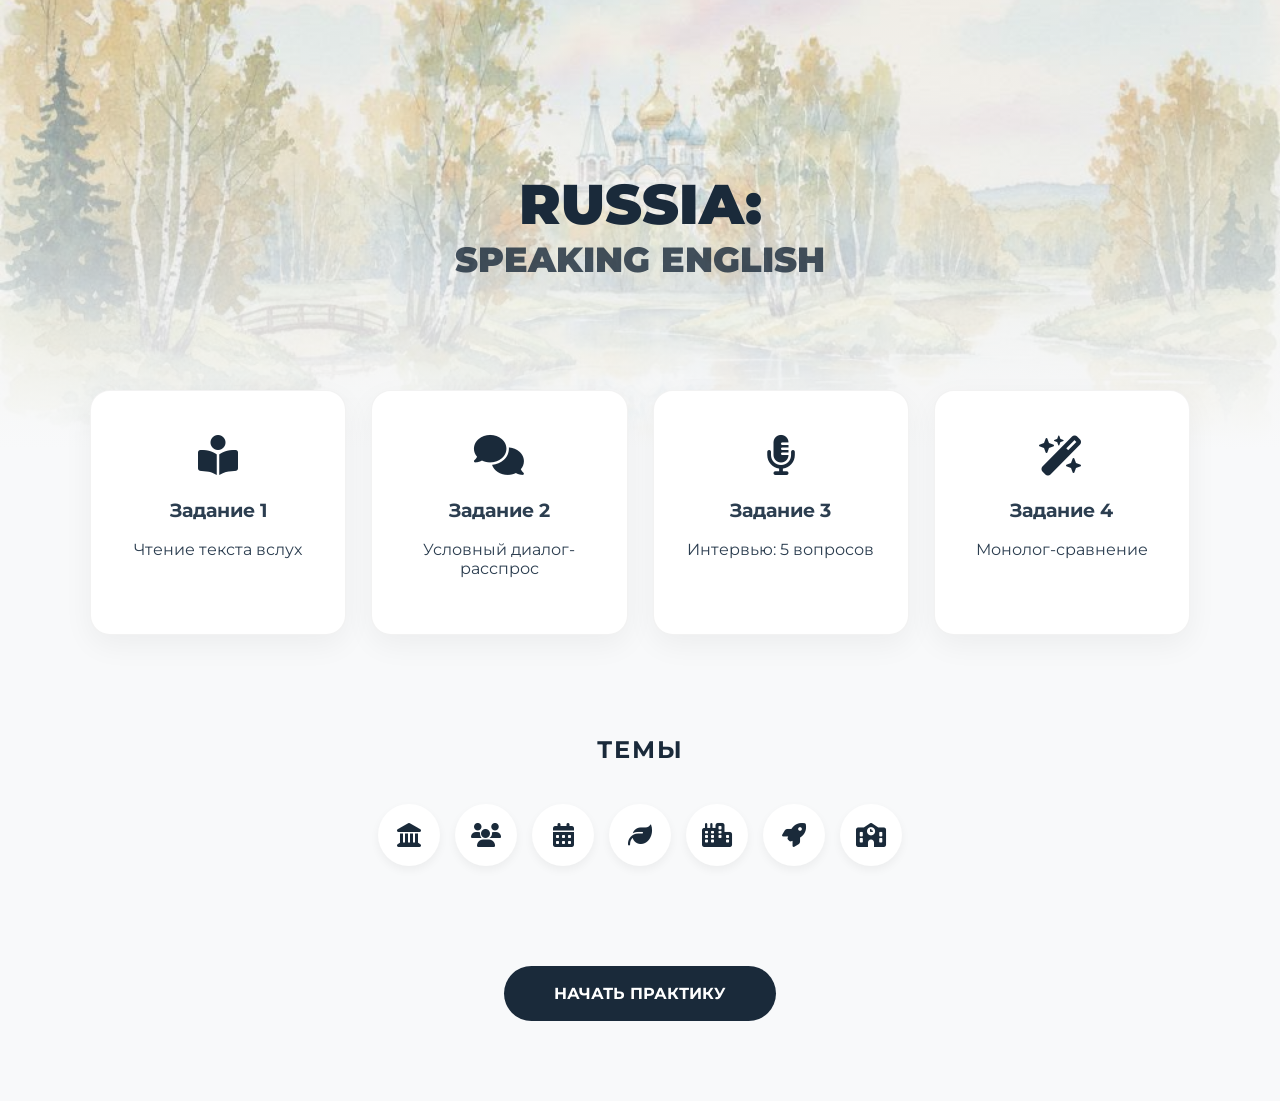
<file: index.html>
<!DOCTYPE html>
<html lang="ru">
<head>
    <meta charset="UTF-8">
    <meta name="viewport" content="width=device-width, initial-scale=1.0">
    <title>RUSSIA: speaking English</title>
    <link href="https://fonts.googleapis.com/css2?family=Montserrat:wght@400;700;900&display=swap" rel="stylesheet">
    <link rel="stylesheet" href="https://cdnjs.cloudflare.com/ajax/libs/font-awesome/6.4.0/css/all.min.css">
    <link rel="stylesheet" href="style.css">
</head>
<body>

    <header class="hero-section">
        <div class="container">
            <h1 class="hero-title">RUSSIA: <span class="accent">speaking English</span></h1>
        </div>
    </header>

    <main class="content-wrapper">
        <div class="container">
            <section class="task-grid">
                <a href="task1.html" class="task-card">
                    <div class="task-icon"><i class="fa-solid fa-book-open-reader"></i></div>
                    <h3>Задание 1</h3>
                    <p>Чтение текста вслух</p>
                </a>
                <a href="task2.html" class="task-card">
                    <div class="task-icon"><i class="fa-solid fa-comments"></i></div>
                    <h3>Задание 2</h3>
                    <p>Условный диалог-расспрос</p>
                </a>
                <a href="task3.html" class="task-card">
                    <div class="task-icon"><i class="fa-solid fa-microphone-lines"></i></div>
                    <h3>Задание 3</h3>
                    <p>Интервью: 5 вопросов</p>
                </a>
                <a href="task4.html" class="task-card">
                    <div class="task-icon"><i class="fa-solid fa-wand-magic-sparkles"></i></div>
                    <h3>Задание 4</h3>
                    <p>Монолог-сравнение</p>
                </a>
            </section>

            <section class="topics-section">
                <h2 class="section-heading">Темы</h2>
                <div class="topics-flex">
                    <a href="topic1.html" class="topic-bubble" title="Sightseeing in Russia"><i class="fa-solid fa-landmark"></i></a>
                    <a href="topic2.html" class="topic-bubble" title="Famous people of Russia"><i class="fa-solid fa-users"></i></a>
                    <a href="topic3.html" class="topic-bubble" title="Russian holidays and tradition"><i class="fa-solid fa-calendar-days"></i></a>
                    <a href="topic4.html" class="topic-bubble" title="Nature and environmental issues in Russia"><i class="fa-solid fa-leaf"></i></a>
                    <a href="topic5.html" class="topic-bubble" title="Life in the city and countryside"><i class="fa-solid fa-city"></i></a>
                    <a href="topic6.html" class="topic-bubble" title="Russian contribution to science and space exploration"><i class="fa-solid fa-rocket"></i></a>
                    <a href="topic7.html" class="topic-bubble" title="Schooling in Russia"><i class="fa-solid fa-school"></i></a>
                </div>
            </section>
        </div>
    </main>

    <footer class="site-footer">
        <a href="practice.html" class="main-btn">Начать практику</a>
    </footer>

</body>
</html>
</file>
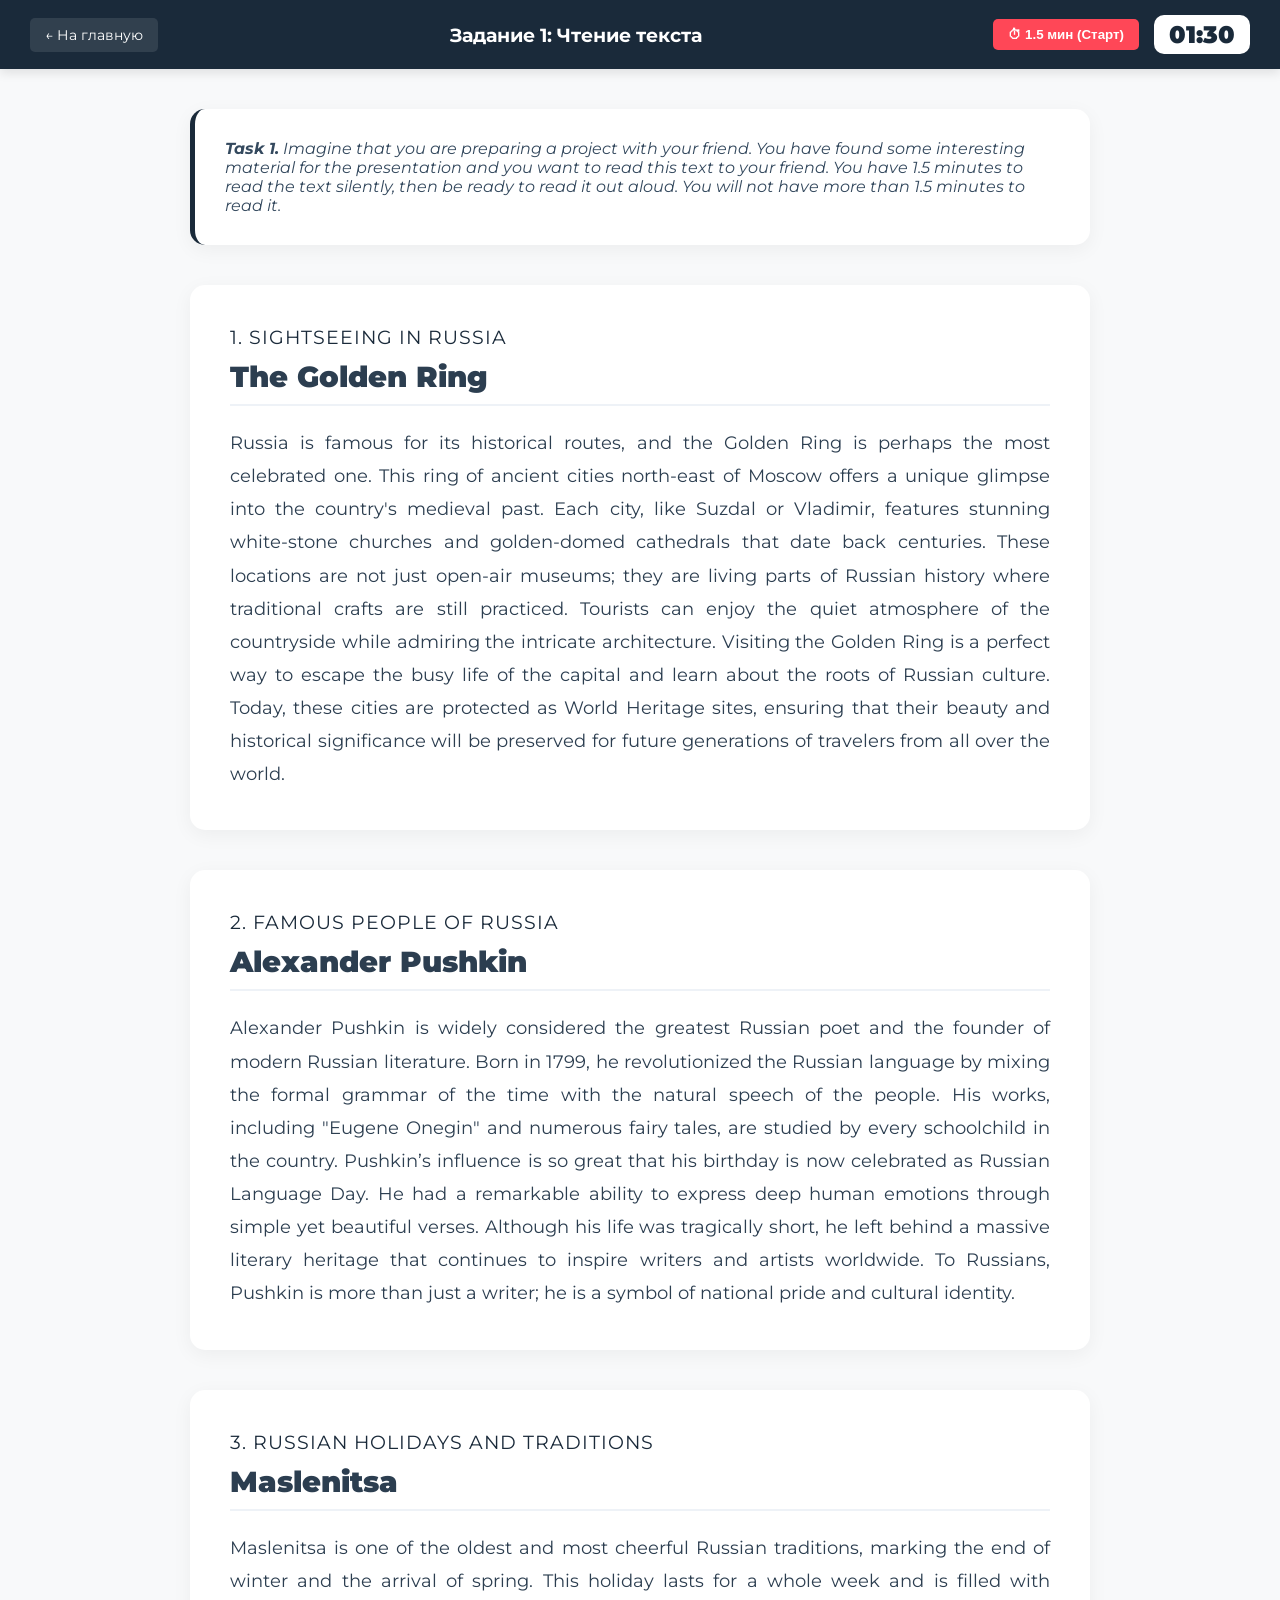
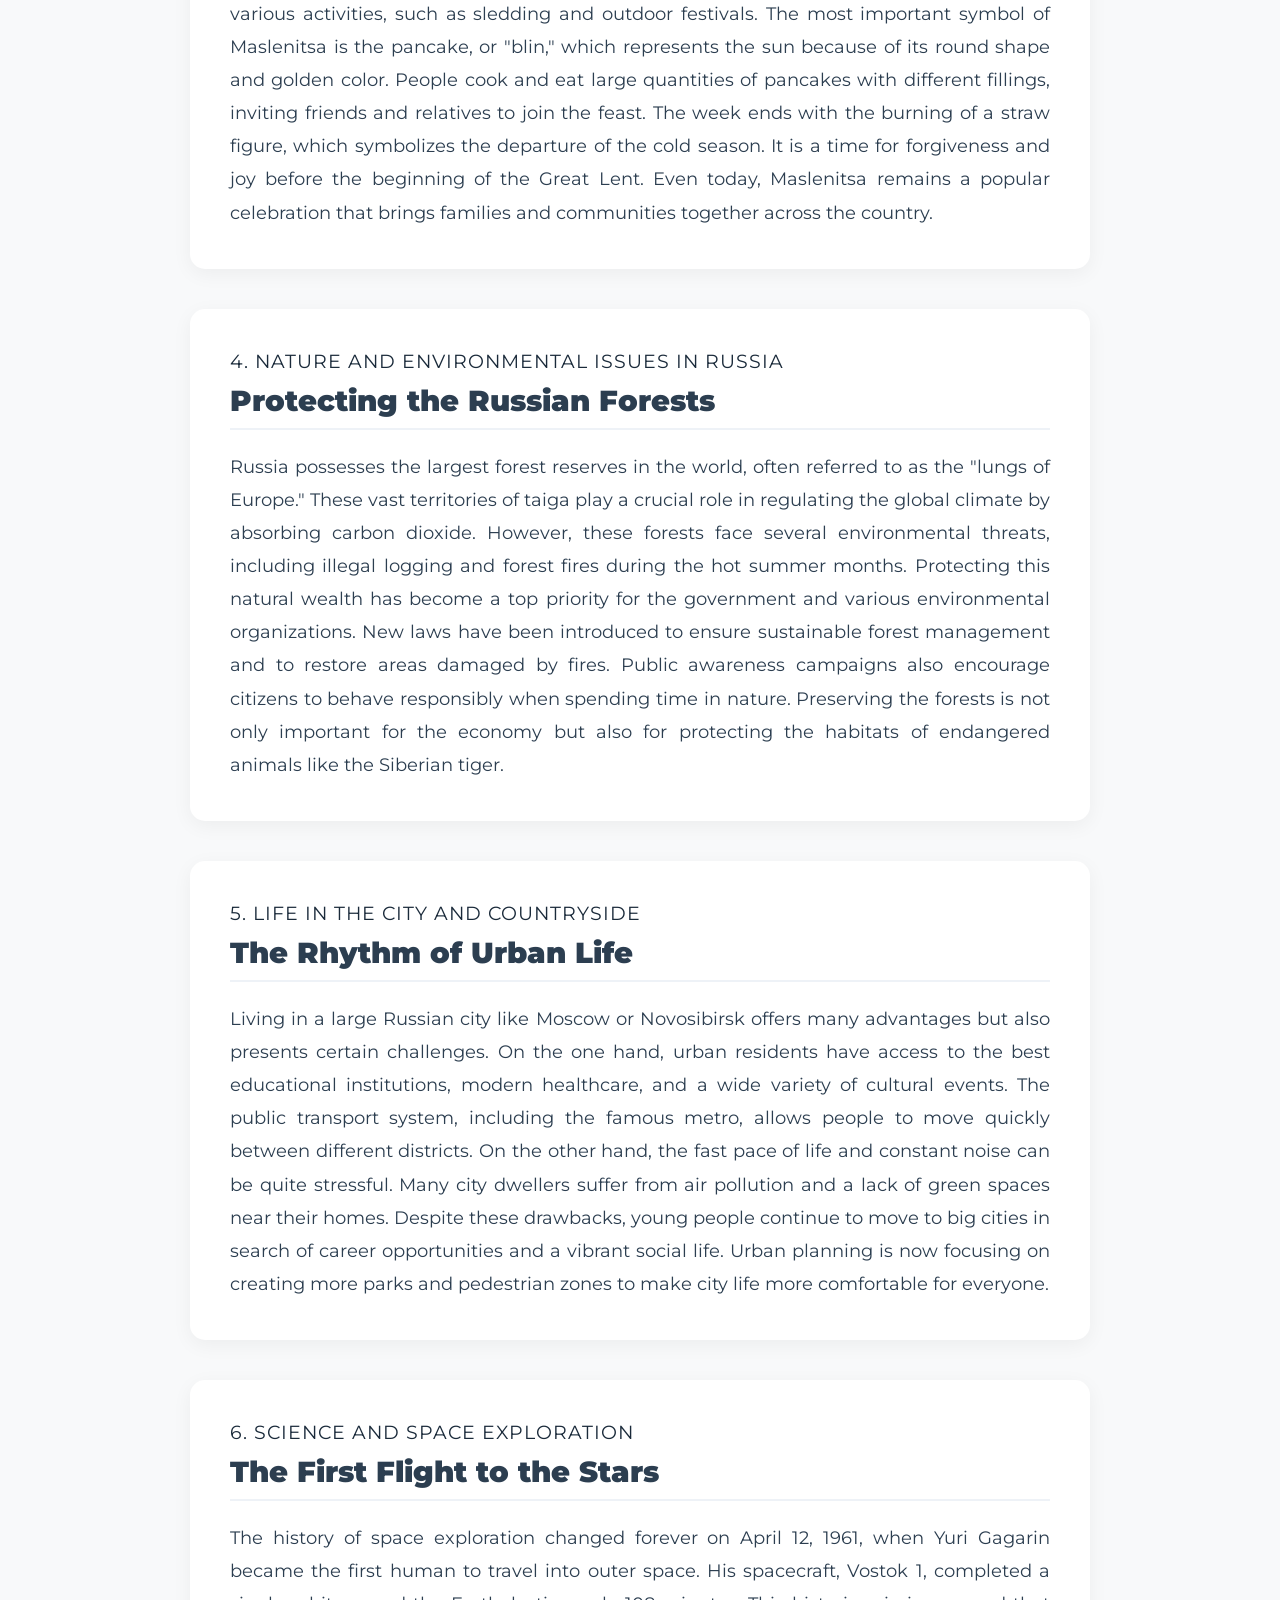
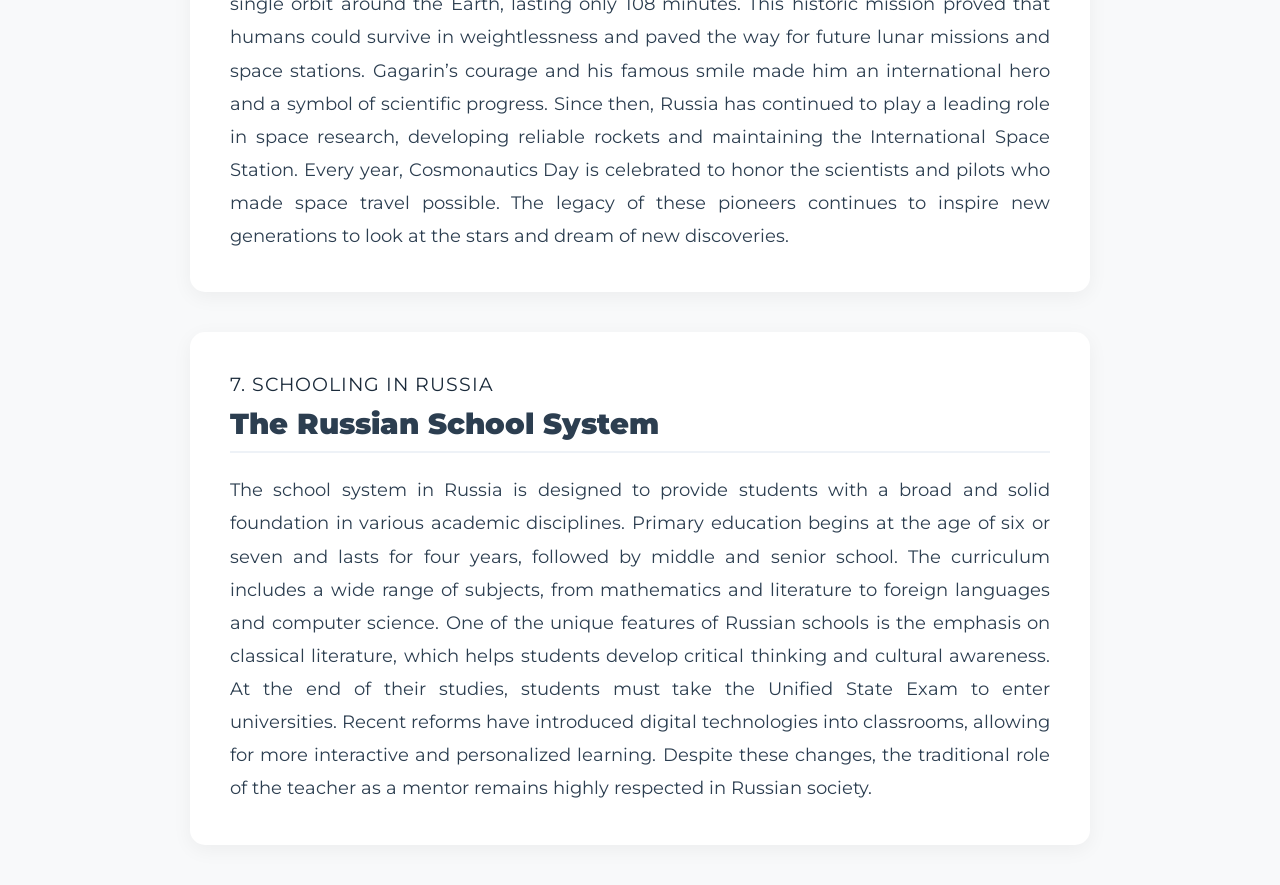
<file: task1.html>
<!DOCTYPE html>
<html lang="ru">
<head>
    <meta charset="UTF-8">
    <meta name="viewport" content="width=device-width, initial-scale=1.0">
    <title>Задание 1 - Speaking Russia</title>
    <link href="https://fonts.googleapis.com/css2?family=Montserrat:wght@400;700;900&display=swap" rel="stylesheet">
    <link rel="stylesheet" href="style.css">
    <style>
        .page-header {
            background-color: var(--primary-color);
            padding: 15px 30px;
            display: flex;
            justify-content: space-between;
            align-items: center;
            color: white;
            position: sticky;
            top: 0;
            z-index: 100;
            box-shadow: 0 4px 10px rgba(0,0,0,0.1);
        }
        .back-btn {
            background: rgba(255,255,255,0.1);
            padding: 8px 15px;
            border-radius: 5px;
            font-size: 0.9rem;
            transition: all 0.3s ease;
        }
        .back-btn:hover { background: rgba(255,255,255,0.2); }
        
        .timer-controls {
            display: flex;
            align-items: center;
            gap: 15px;
        }
        .timer-btn {
            background: var(--accent-red);
            color: white;
            border: none;
            padding: 8px 15px;
            border-radius: 5px;
            font-weight: bold;
            cursor: pointer;
            transition: background 0.3s;
        }
        .timer-btn:hover { background: #c0392b; }
        .timer-display {
            font-size: 1.5rem;
            font-weight: 900;
            background: white;
            color: var(--primary-color);
            padding: 5px 15px;
            border-radius: 10px;
        }

        .content-wrapper {
            max-width: 900px;
            margin: 40px auto;
            padding: 0 20px;
        }

        .instruction-box {
            background: white;
            padding: 30px;
            border-radius: 15px;
            border-left: 5px solid var(--primary-color);
            box-shadow: 0 5px 20px rgba(0,0,0,0.05);
            margin-bottom: 40px;
            font-style: italic;
            color: #34495e;
        }

        .task-block {
            background: white;
            padding: 40px;
            border-radius: 15px;
            box-shadow: 0 5px 20px rgba(0,0,0,0.05);
            margin-bottom: 40px;
        }

        .topic-header {
            color: var(--primary-color);
            font-size: 1.2rem;
            text-transform: uppercase;
            letter-spacing: 1px;
            margin-bottom: 10px;
        }

        .text-title {
            font-size: 1.8rem;
            font-weight: 900;
            margin-bottom: 20px;
            color: #2c3e50;
            border-bottom: 2px solid #eef2f7;
            padding-bottom: 10px;
        }

        .reading-text {
            font-size: 1.15rem;
            line-height: 1.8;
            color: #2c3e50;
            text-align: justify;
        }
    </style>
</head>
<body>

    <header class="page-header">
        <a href="index.html" class="back-btn">← На главную</a>
        <div style="font-weight: 700; font-size: 1.2rem;">Задание 1: Чтение текста</div>
        <div class="timer-controls">
            <button class="timer-btn" onclick="startTimer(90)">⏱ 1.5 мин (Старт)</button>
            <div class="timer-display" id="task-timer">01:30</div>
        </div>
    </header>

    <main class="content-wrapper">
        
        <div class="instruction-box">
            <strong>Task 1.</strong> Imagine that you are preparing a project with your friend. You have found some interesting material for the presentation and you want to read this text to your friend. You have 1.5 minutes to read the text silently, then be ready to read it out aloud. You will not have more than 1.5 minutes to read it.
        </div>

        <div class="task-block">
            <div class="topic-header">1. Sightseeing in Russia</div>
            <div class="text-title">The Golden Ring</div>
            <div class="reading-text">
                Russia is famous for its historical routes, and the Golden Ring is perhaps the most celebrated one. This ring of ancient cities north-east of Moscow offers a unique glimpse into the country's medieval past. Each city, like Suzdal or Vladimir, features stunning white-stone churches and golden-domed cathedrals that date back centuries. These locations are not just open-air museums; they are living parts of Russian history where traditional crafts are still practiced. Tourists can enjoy the quiet atmosphere of the countryside while admiring the intricate architecture. Visiting the Golden Ring is a perfect way to escape the busy life of the capital and learn about the roots of Russian culture. Today, these cities are protected as World Heritage sites, ensuring that their beauty and historical significance will be preserved for future generations of travelers from all over the world.
            </div>
        </div>

        <div class="task-block">
            <div class="topic-header">2. Famous People of Russia</div>
            <div class="text-title">Alexander Pushkin</div>
            <div class="reading-text">
                Alexander Pushkin is widely considered the greatest Russian poet and the founder of modern Russian literature. Born in 1799, he revolutionized the Russian language by mixing the formal grammar of the time with the natural speech of the people. His works, including "Eugene Onegin" and numerous fairy tales, are studied by every schoolchild in the country. Pushkin’s influence is so great that his birthday is now celebrated as Russian Language Day. He had a remarkable ability to express deep human emotions through simple yet beautiful verses. Although his life was tragically short, he left behind a massive literary heritage that continues to inspire writers and artists worldwide. To Russians, Pushkin is more than just a writer; he is a symbol of national pride and cultural identity.
            </div>
        </div>

        <div class="task-block">
            <div class="topic-header">3. Russian Holidays and Traditions</div>
            <div class="text-title">Maslenitsa</div>
            <div class="reading-text">
                Maslenitsa is one of the oldest and most cheerful Russian traditions, marking the end of winter and the arrival of spring. This holiday lasts for a whole week and is filled with various activities, such as sledding and outdoor festivals. The most important symbol of Maslenitsa is the pancake, or "blin," which represents the sun because of its round shape and golden color. People cook and eat large quantities of pancakes with different fillings, inviting friends and relatives to join the feast. The week ends with the burning of a straw figure, which symbolizes the departure of the cold season. It is a time for forgiveness and joy before the beginning of the Great Lent. Even today, Maslenitsa remains a popular celebration that brings families and communities together across the country.
            </div>
        </div>

        <div class="task-block">
            <div class="topic-header">4. Nature and Environmental Issues in Russia</div>
            <div class="text-title">Protecting the Russian Forests</div>
            <div class="reading-text">
                Russia possesses the largest forest reserves in the world, often referred to as the "lungs of Europe." These vast territories of taiga play a crucial role in regulating the global climate by absorbing carbon dioxide. However, these forests face several environmental threats, including illegal logging and forest fires during the hot summer months. Protecting this natural wealth has become a top priority for the government and various environmental organizations. New laws have been introduced to ensure sustainable forest management and to restore areas damaged by fires. Public awareness campaigns also encourage citizens to behave responsibly when spending time in nature. Preserving the forests is not only important for the economy but also for protecting the habitats of endangered animals like the Siberian tiger.
            </div>
        </div>

        <div class="task-block">
            <div class="topic-header">5. Life in the City and Countryside</div>
            <div class="text-title">The Rhythm of Urban Life</div>
            <div class="reading-text">
                Living in a large Russian city like Moscow or Novosibirsk offers many advantages but also presents certain challenges. On the one hand, urban residents have access to the best educational institutions, modern healthcare, and a wide variety of cultural events. The public transport system, including the famous metro, allows people to move quickly between different districts. On the other hand, the fast pace of life and constant noise can be quite stressful. Many city dwellers suffer from air pollution and a lack of green spaces near their homes. Despite these drawbacks, young people continue to move to big cities in search of career opportunities and a vibrant social life. Urban planning is now focusing on creating more parks and pedestrian zones to make city life more comfortable for everyone.
            </div>
        </div>

        <div class="task-block">
            <div class="topic-header">6. Science and Space Exploration</div>
            <div class="text-title">The First Flight to the Stars</div>
            <div class="reading-text">
                The history of space exploration changed forever on April 12, 1961, when Yuri Gagarin became the first human to travel into outer space. His spacecraft, Vostok 1, completed a single orbit around the Earth, lasting only 108 minutes. This historic mission proved that humans could survive in weightlessness and paved the way for future lunar missions and space stations. Gagarin’s courage and his famous smile made him an international hero and a symbol of scientific progress. Since then, Russia has continued to play a leading role in space research, developing reliable rockets and maintaining the International Space Station. Every year, Cosmonautics Day is celebrated to honor the scientists and pilots who made space travel possible. The legacy of these pioneers continues to inspire new generations to look at the stars and dream of new discoveries.
            </div>
        </div>

        <div class="task-block">
            <div class="topic-header">7. Schooling in Russia</div>
            <div class="text-title">The Russian School System</div>
            <div class="reading-text">
                The school system in Russia is designed to provide students with a broad and solid foundation in various academic disciplines. Primary education begins at the age of six or seven and lasts for four years, followed by middle and senior school. The curriculum includes a wide range of subjects, from mathematics and literature to foreign languages and computer science. One of the unique features of Russian schools is the emphasis on classical literature, which helps students develop critical thinking and cultural awareness. At the end of their studies, students must take the Unified State Exam to enter universities. Recent reforms have introduced digital technologies into classrooms, allowing for more interactive and personalized learning. Despite these changes, the traditional role of the teacher as a mentor remains highly respected in Russian society.
            </div>
        </div>

    </main>

    <script>
        let countdown;
        const timerDisplay = document.getElementById('task-timer');

        function startTimer(seconds) {
            clearInterval(countdown); // Сбрасываем предыдущий таймер, если он был
            
            const now = Date.now();
            const then = now + seconds * 1000;
            displayTimeLeft(seconds);

            countdown = setInterval(() => {
                const secondsLeft = Math.round((then - Date.now()) / 1000);
                
                if(secondsLeft < 0) {
                    clearInterval(countdown);
                    timerDisplay.style.color = "red";
                    alert("Время вышло!");
                    return;
                }
                
                displayTimeLeft(secondsLeft);
            }, 1000);
        }

        function displayTimeLeft(seconds) {
            const minutes = Math.floor(seconds / 60);
            const remainderSeconds = seconds % 60;
            const display = `${minutes < 10 ? '0' : ''}${minutes}:${remainderSeconds < 10 ? '0' : ''}${remainderSeconds}`;
            timerDisplay.textContent = display;
            timerDisplay.style.color = "var(--primary-color)"; // Возвращаем обычный цвет
        }
    </script>
</body>
</html>
</file>
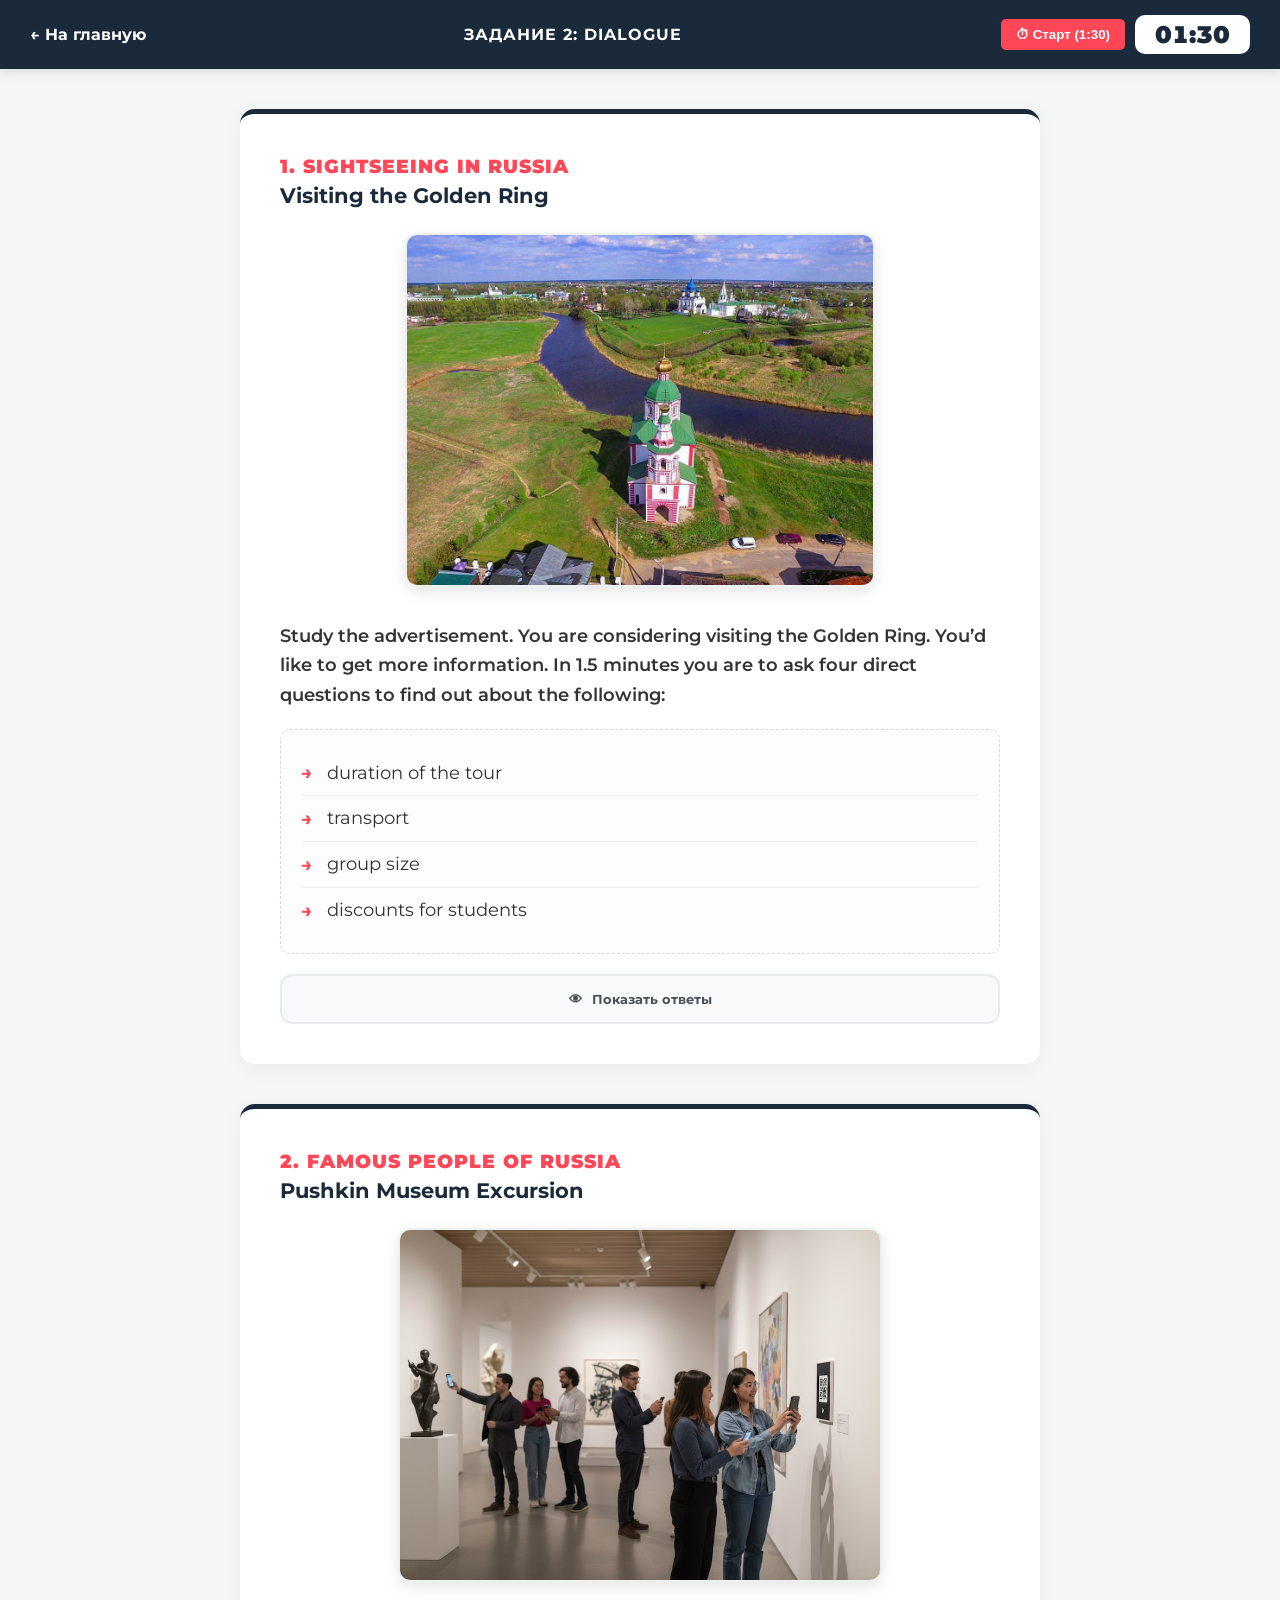
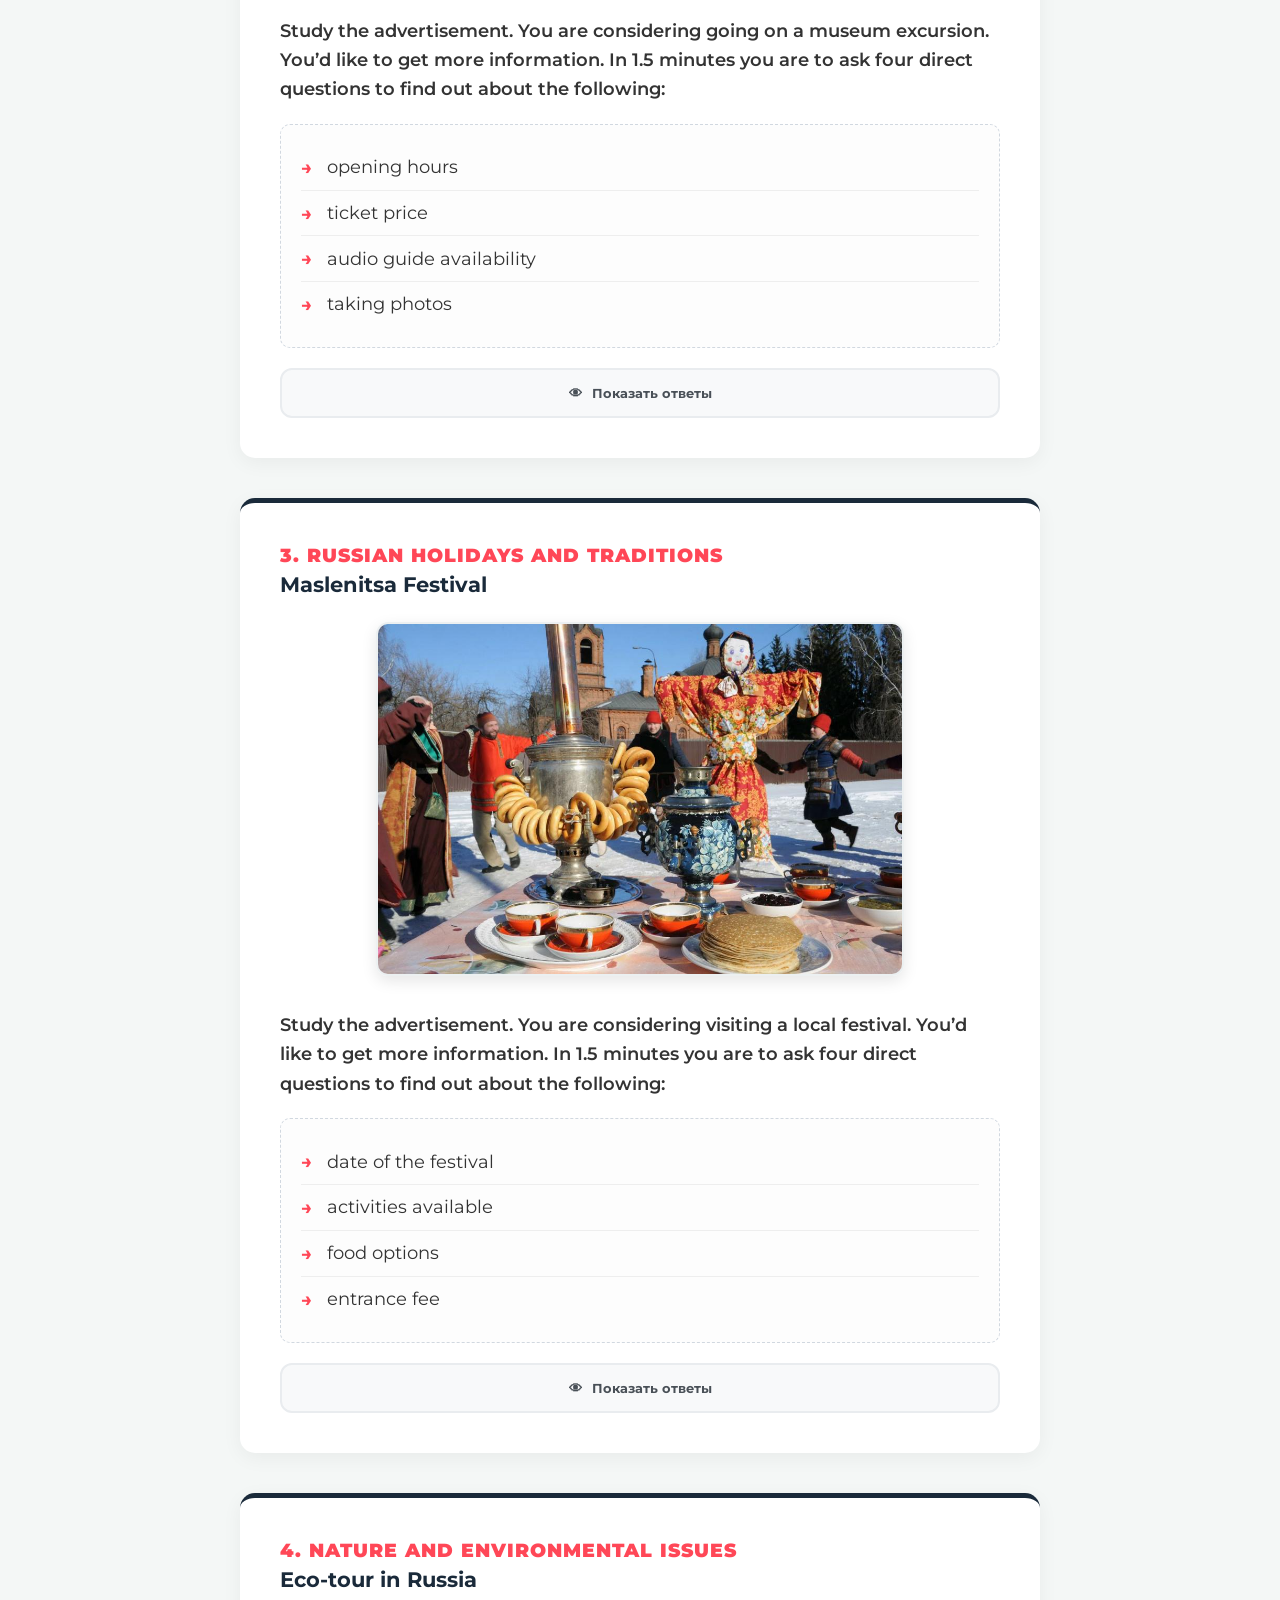
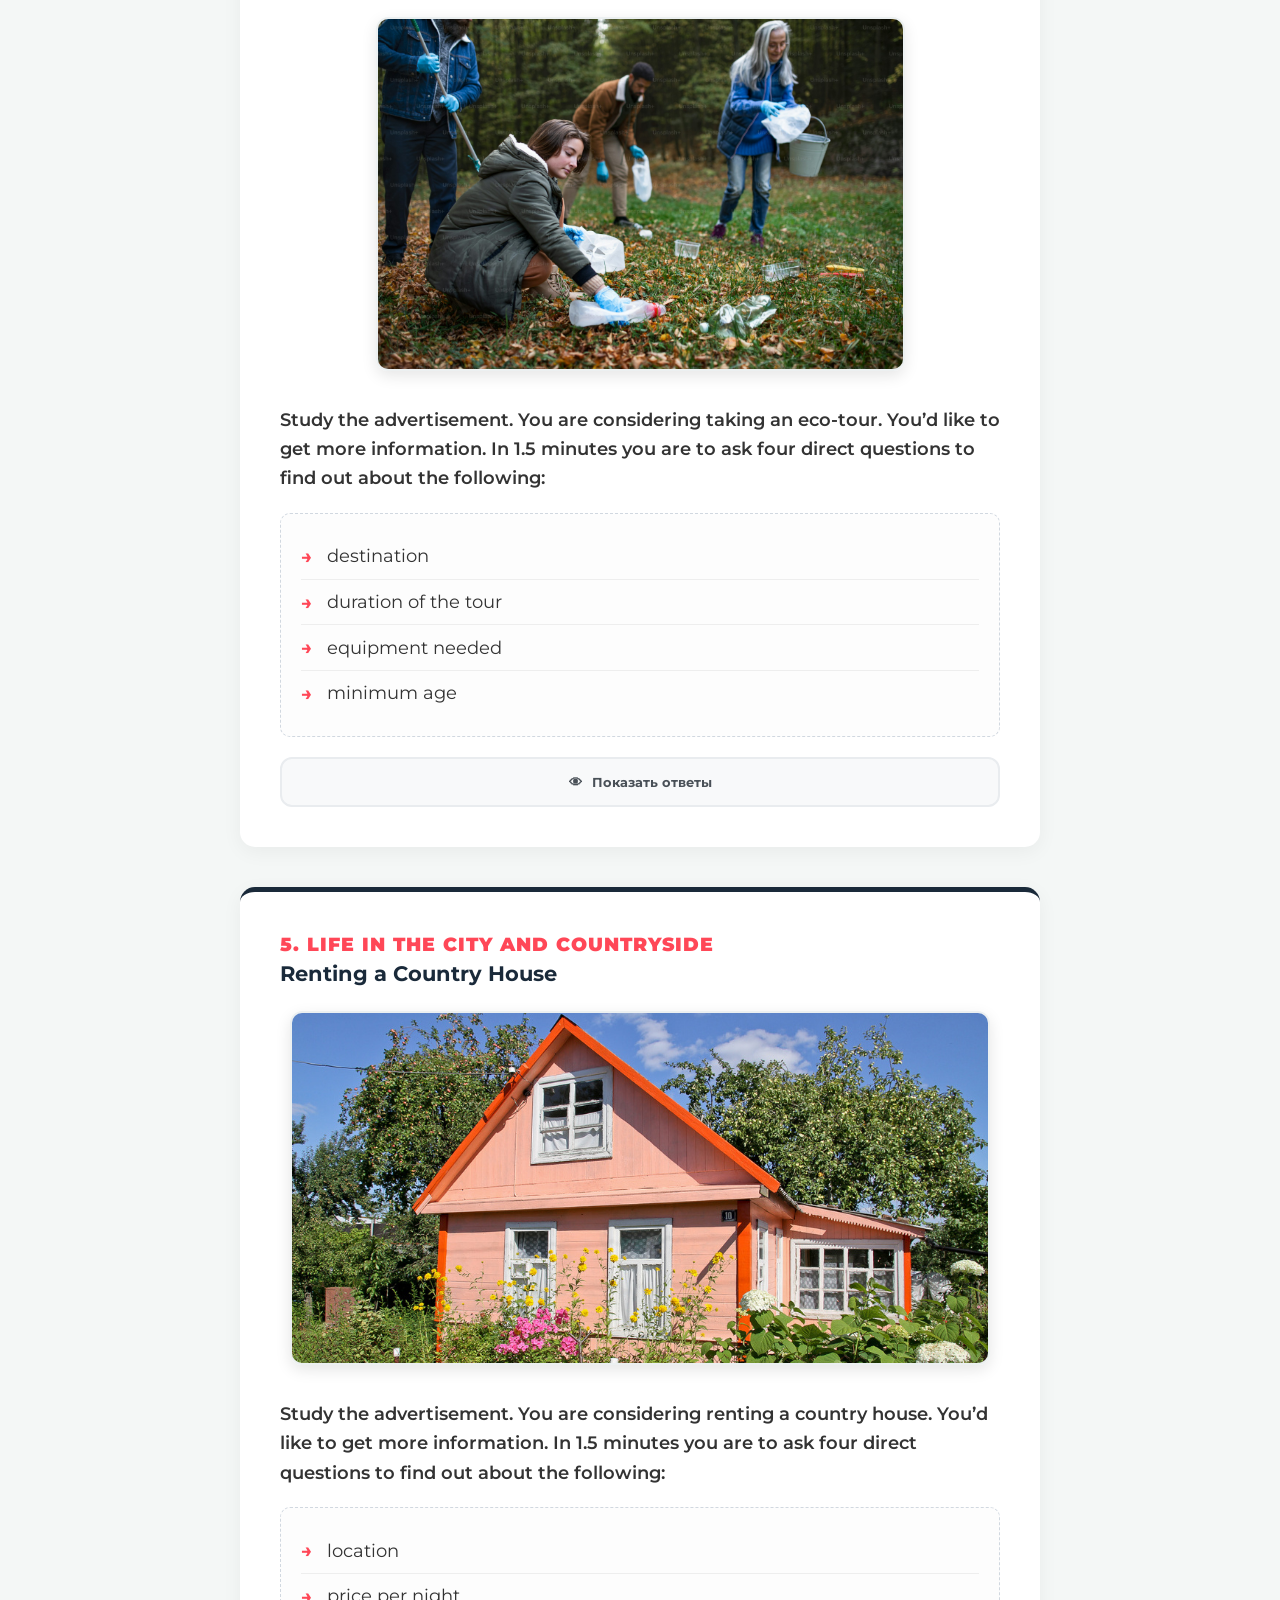
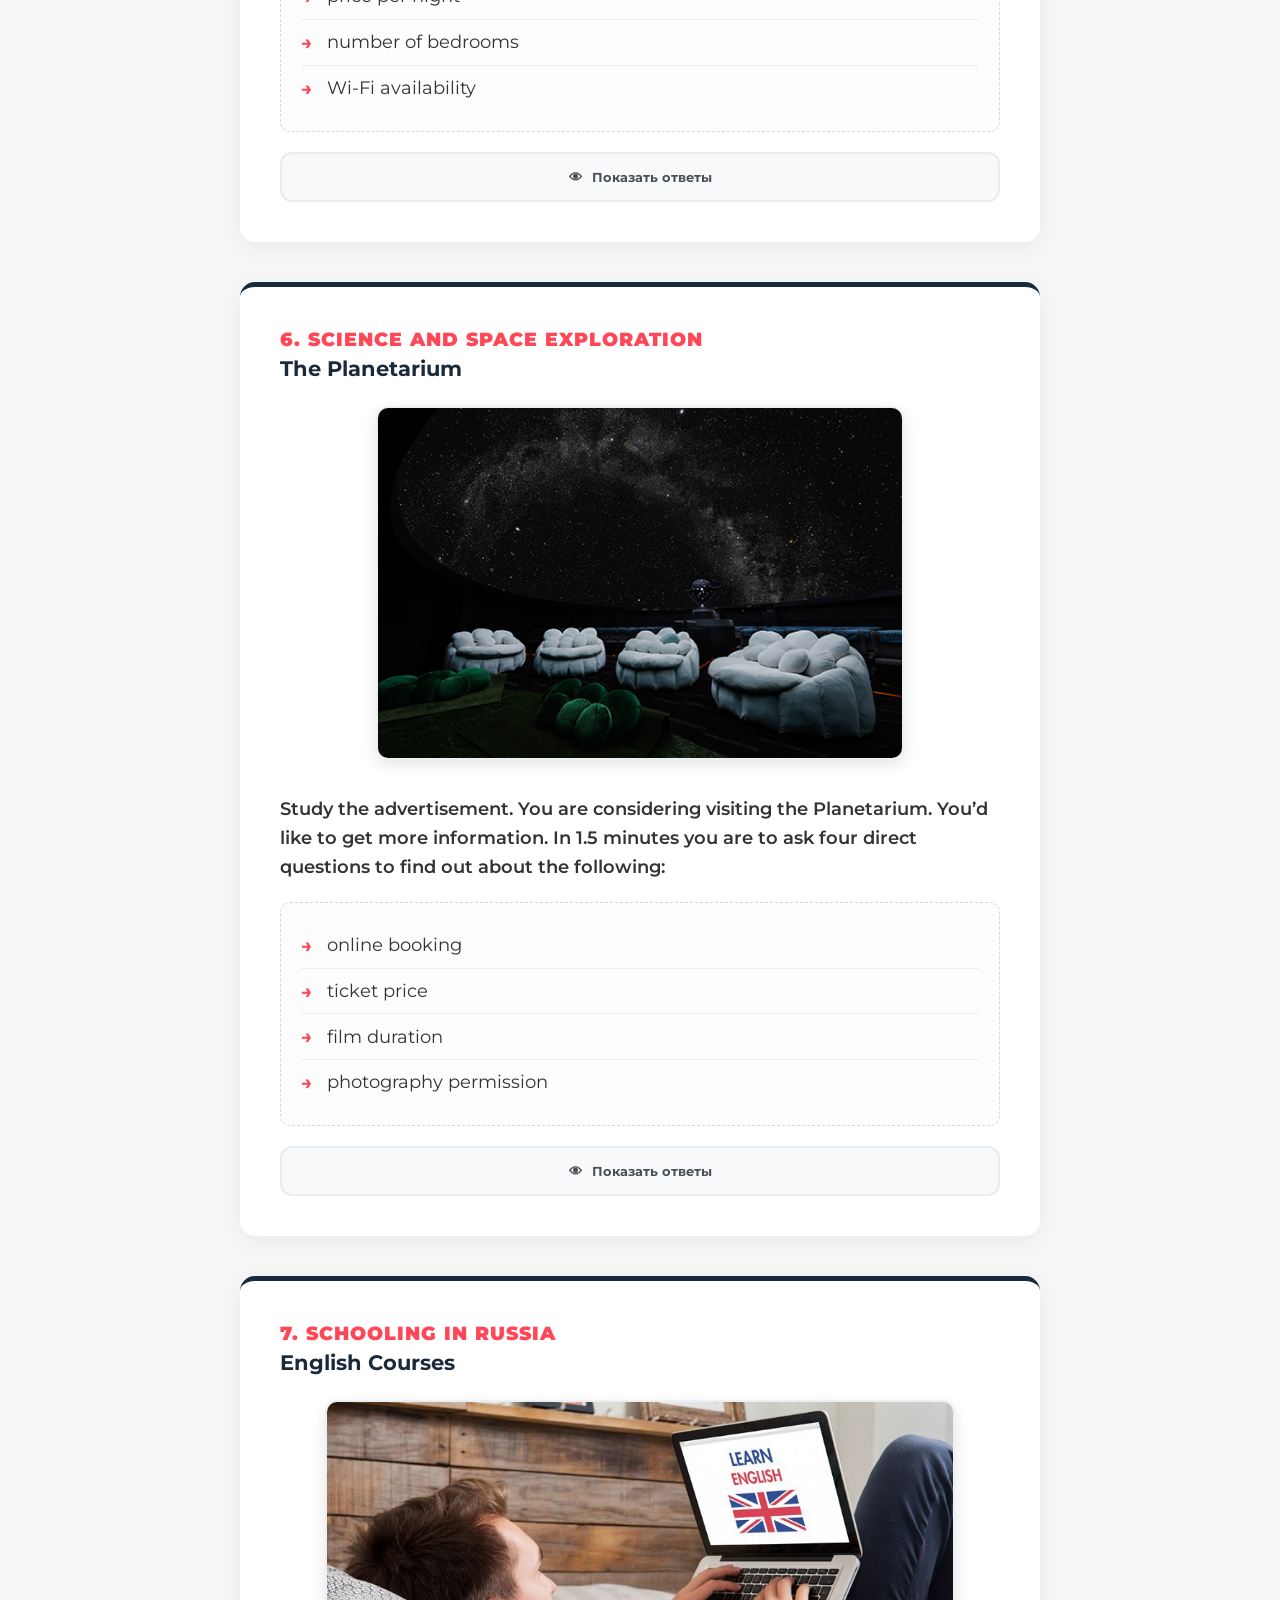
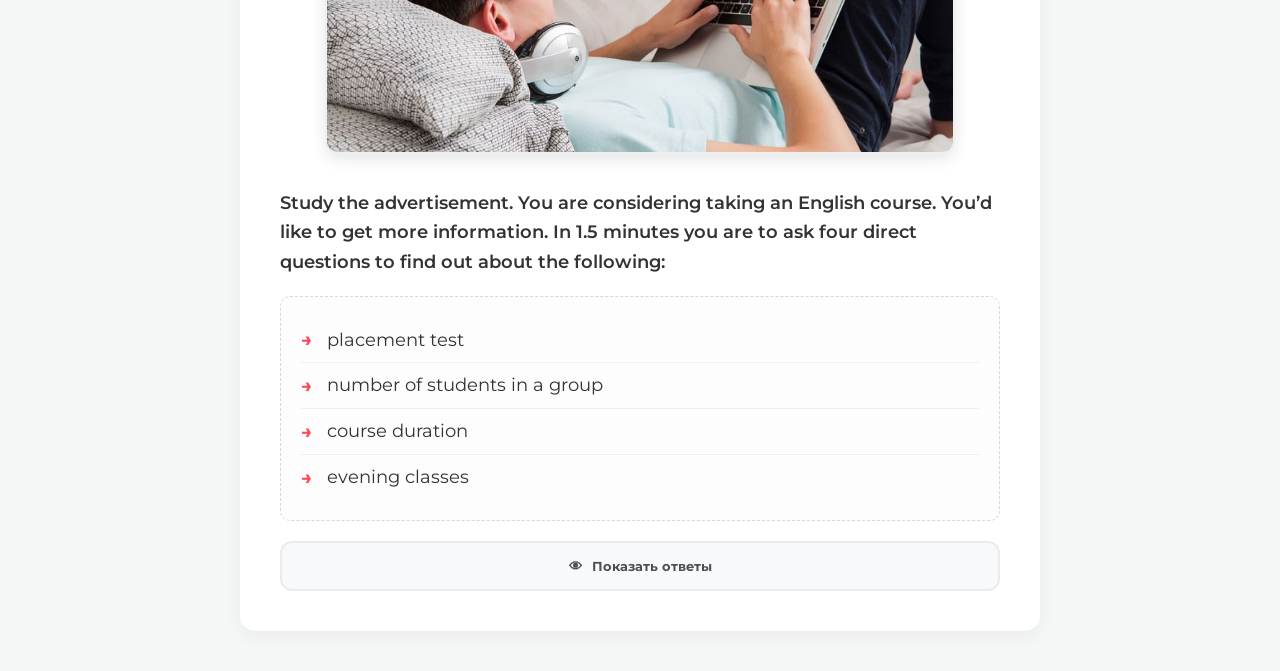
<file: task2.html>
<!DOCTYPE html>
<html lang="ru">
<head>
    <meta charset="UTF-8">
    <meta name="viewport" content="width=device-width, initial-scale=1.0">
    <title>Task 2: Dialogue - Speaking Russia</title>
    <link href="https://fonts.googleapis.com/css2?family=Montserrat:wght@400;600;700;900&display=swap" rel="stylesheet">
    <style>
        :root {
            --primary-color: #1a2a3a;
            --accent-red: #ff4757;
            --bg-color: #f4f7f6;
            --text-color: #333;
        }

        body {
            font-family: 'Montserrat', sans-serif;
            background-color: var(--bg-color);
            margin: 0;
            padding: 0;
            color: var(--text-color);
        }

        /* --- Шапка и Таймер --- */
        .page-header {
            background-color: var(--primary-color);
            padding: 15px 30px;
            display: flex;
            justify-content: space-between;
            align-items: center;
            color: white;
            position: sticky;
            top: 0;
            z-index: 100;
            box-shadow: 0 4px 10px rgba(0,0,0,0.1);
        }

        .back-btn {
            color: white;
            text-decoration: none;
            font-weight: 700;
            transition: opacity 0.3s;
        }
        
        .back-btn:hover { opacity: 0.8; }

        .timer-controls {
            display: flex;
            align-items: center;
            gap: 10px;
        }

        .timer-display {
            font-size: 1.5rem;
            font-weight: 900;
            background: white;
            color: var(--primary-color);
            padding: 5px 15px;
            border-radius: 10px;
            min-width: 85px;
            text-align: center;
            font-variant-numeric: tabular-nums;
        }

        .timer-btn {
            background: var(--accent-red);
            color: white;
            border: none;
            padding: 8px 15px;
            border-radius: 5px;
            font-weight: bold;
            cursor: pointer;
        }

        .pause-btn, .restart-btn {
            color: white;
            border: none;
            padding: 8px 15px;
            border-radius: 5px;
            font-weight: bold;
            cursor: pointer;
            display: none;
        }

        .pause-btn { background: #f39c12; }
        .restart-btn { background: #7f8c8d; }

        /* --- Основной контент --- */
        .content-wrapper {
            max-width: 800px;
            margin: 40px auto;
            padding: 0 20px;
        }

        .task-block {
            background: white;
            padding: 40px;
            border-radius: 15px;
            box-shadow: 0 5px 20px rgba(0,0,0,0.05);
            margin-bottom: 40px;
            border-top: 5px solid var(--primary-color);
        }

        .topic-header {
            color: var(--accent-red);
            font-size: 1.2rem;
            text-transform: uppercase;
            letter-spacing: 1px;
            margin-bottom: 5px;
            font-weight: 900;
        }

        .project-theme {
            font-size: 1.3rem;
            font-weight: 700;
            margin-bottom: 25px;
            color: var(--primary-color);
        }

        /* --- Изображение --- */
        .ad-image-container {
            text-align: center;
            margin-bottom: 30px;
        }

        .ad-image-container img {
            max-width: 100%;
            height: auto;
            max-height: 350px;
            border-radius: 12px;
            box-shadow: 0 5px 15px rgba(0,0,0,0.1);
            border: 2px solid #ecf0f1;
        }

        /* --- Текст задания --- */
        .task-text {
            font-size: 1.15rem;
            line-height: 1.6;
            margin-bottom: 20px;
            font-weight: 600;
        }

        /* --- Списки --- */
        .points-list {
            list-style: none;
            padding: 0;
            margin: 0;
            background: #fdfdfd;
            border: 1px dashed #d1d8e0;
            border-radius: 10px;
            padding: 20px;
            margin-bottom: 20px;
        }

        .points-list li {
            padding: 8px 0;
            font-size: 1.1rem;
            line-height: 1.5;
            display: flex;
            align-items: center;
        }

        .points-list li:not(:last-child) {
            border-bottom: 1px solid #eee;
        }

        .points-list li::before {
            content: "→";
            margin-right: 15px;
            color: var(--accent-red);
            font-weight: bold;
            font-size: 1.2rem;
        }

        /* --- Кнопка и блок ответов --- */
        .toggle-btn {
            background: #f8f9fa;
            border: 2px solid #e9ecef;
            color: #495057;
            width: 100%;
            padding: 15px;
            border-radius: 12px;
            font-weight: 700;
            font-family: 'Montserrat', sans-serif;
            cursor: pointer;
            display: flex;
            justify-content: center;
            align-items: center;
            gap: 10px;
            transition: all 0.3s ease;
        }

        .toggle-btn:hover { background: #e9ecef; border-color: #dee2e6; transform: translateY(-2px); }
        .toggle-btn.active { background: var(--primary-color); color: white; border-color: var(--primary-color); }

        .answers-content {
            max-height: 0;
            overflow: hidden;
            transition: max-height 0.4s ease-out, padding 0.3s ease;
            background: #f1f9f1;
            border-radius: 12px;
            margin-top: 0;
            padding: 0 20px;
            border-left: 5px solid #2ecc71;
            line-height: 1.8;
            color: #27ae60;
        }

        .answers-content.show { max-height: 500px; padding: 20px; margin-top: 15px; }

        @media (max-width: 768px) {
            .page-header { flex-direction: column; gap: 10px; text-align: center; }
            .timer-controls { width: 100%; justify-content: center; flex-wrap: wrap; }
            .task-block { padding: 25px; }
        }
    </style>
</head>
<body>

    <header class="page-header">
        <a href="index.html" class="back-btn">← На главную</a>
        <div style="font-weight: 700; letter-spacing: 1px;">ЗАДАНИЕ 2: DIALOGUE</div>
        <div class="timer-controls">
            <button class="timer-btn" id="start-btn" onclick="initTimer(90)">⏱ Старт (1:30)</button>
            <button class="pause-btn" id="pause-btn" onclick="togglePause()">⏸ Пауза</button>
            <button class="restart-btn" id="restart-btn" onclick="initTimer(90)">🔄 Рестарт</button>
            <div class="timer-display" id="timer">01:30</div>
        </div>
    </header>

    <main class="content-wrapper">
        
        <div class="task-block">
            <div class="topic-header">1. Sightseeing in Russia</div>
            <div class="project-theme">Visiting the Golden Ring</div>
            
            <div class="ad-image-container">
                <img src="images/ts2/1.jpg" alt="Golden Ring Advertisement">
            </div>

            <div class="task-text">
                Study the advertisement. You are considering visiting the Golden Ring. You’d like to get more information. In 1.5 minutes you are to ask four direct questions to find out about the following:
            </div>
            
            <ul class="points-list">
                <li>duration of the tour</li>
                <li>transport</li>
                <li>group size</li>
                <li>discounts for students</li>
            </ul>

            <button class="toggle-btn" onclick="toggleAns(this)">
                <span class="btn-icon">👁</span> <span class="btn-text">Показать ответы</span>
            </button>
            <div class="answers-content">
                1. How long does the tour last?<br>
                2. What kind of transport is provided?<br>
                3. How many people are there in the group? (Или: What is the group size?)<br>
                4. Are there any discounts for students?
            </div>
        </div>

        <div class="task-block">
            <div class="topic-header">2. Famous people of Russia</div>
            <div class="project-theme">Pushkin Museum Excursion</div>
            
            <div class="ad-image-container">
                <img src="images/ts2/2.jpg" alt="Museum Advertisement">
            </div>

            <div class="task-text">
                Study the advertisement. You are considering going on a museum excursion. You’d like to get more information. In 1.5 minutes you are to ask four direct questions to find out about the following:
            </div>
            
            <ul class="points-list">
                <li>opening hours</li>
                <li>ticket price</li>
                <li>audio guide availability</li>
                <li>taking photos</li>
            </ul>

            <button class="toggle-btn" onclick="toggleAns(this)">
                <span class="btn-icon">👁</span> <span class="btn-text">Показать ответы</span>
            </button>
            <div class="answers-content">
                1. What are the opening hours of the museum?<br>
                2. How much does a ticket cost?<br>
                3. Is an audio guide available?<br>
                4. Can I take photos inside the museum?
            </div>
        </div>

        <div class="task-block">
            <div class="topic-header">3. Russian holidays and traditions</div>
            <div class="project-theme">Maslenitsa Festival</div>
            
            <div class="ad-image-container">
                <img src="images/ts2/3.jpg" alt="Festival Advertisement">
            </div>

            <div class="task-text">
                Study the advertisement. You are considering visiting a local festival. You’d like to get more information. In 1.5 minutes you are to ask four direct questions to find out about the following:
            </div>
            
            <ul class="points-list">
                <li>date of the festival</li>
                <li>activities available</li>
                <li>food options</li>
                <li>entrance fee</li>
            </ul>

            <button class="toggle-btn" onclick="toggleAns(this)">
                <span class="btn-icon">👁</span> <span class="btn-text">Показать ответы</span>
            </button>
            <div class="answers-content">
                1. When does the festival take place? (Или: What is the date of the festival?)<br>
                2. What activities are available?<br>
                3. What food options do you offer?<br>
                4. Is there an entrance fee?
            </div>
        </div>

        <div class="task-block">
            <div class="topic-header">4. Nature and environmental issues</div>
            <div class="project-theme">Eco-tour in Russia</div>
            
            <div class="ad-image-container">
                <img src="images/ts2/4.jpg" alt="Eco-tour Advertisement">
            </div>

            <div class="task-text">
                Study the advertisement. You are considering taking an eco-tour. You’d like to get more information. In 1.5 minutes you are to ask four direct questions to find out about the following:
            </div>
            
            <ul class="points-list">
                <li>destination</li>
                <li>duration of the tour</li>
                <li>equipment needed</li>
                <li>minimum age</li>
            </ul>

            <button class="toggle-btn" onclick="toggleAns(this)">
                <span class="btn-icon">👁</span> <span class="btn-text">Показать ответы</span>
            </button>
            <div class="answers-content">
                1. What is the destination of the tour?<br>
                2. How long does the tour last?<br>
                3. Do I need any special equipment?<br>
                4. What is the minimum age for participants?
            </div>
        </div>

        <div class="task-block">
            <div class="topic-header">5. Life in the city and countryside</div>
            <div class="project-theme">Renting a Country House</div>
            
            <div class="ad-image-container">
                <img src="images/ts2/5.jpg" alt="Country House Advertisement">
            </div>

            <div class="task-text">
                Study the advertisement. You are considering renting a country house. You’d like to get more information. In 1.5 minutes you are to ask four direct questions to find out about the following:
            </div>
            
            <ul class="points-list">
                <li>location</li>
                <li>price per night</li>
                <li>number of bedrooms</li>
                <li>Wi-Fi availability</li>
            </ul>

            <button class="toggle-btn" onclick="toggleAns(this)">
                <span class="btn-icon">👁</span> <span class="btn-text">Показать ответы</span>
            </button>
            <div class="answers-content">
                1. Where is the house located?<br>
                2. How much does it cost per night?<br>
                3. How many bedrooms are there in the house?<br>
                4. Is Wi-Fi available?
            </div>
        </div>

        <div class="task-block">
            <div class="topic-header">6. Science and space exploration</div>
            <div class="project-theme">The Planetarium</div>
            
            <div class="ad-image-container">
                <img src="images/ts2/6.jpg" alt="Planetarium Advertisement">
            </div>

            <div class="task-text">
                Study the advertisement. You are considering visiting the Planetarium. You’d like to get more information. In 1.5 minutes you are to ask four direct questions to find out about the following:
            </div>
            
            <ul class="points-list">
                <li>online booking</li>
                <li>ticket price</li>
                <li>film duration</li>
                <li>photography permission</li>
            </ul>

            <button class="toggle-btn" onclick="toggleAns(this)">
                <span class="btn-icon">👁</span> <span class="btn-text">Показать ответы</span>
            </button>
            <div class="answers-content">
                1. Can I book tickets online? (Или: Is online booking available?)<br>
                2. What is the ticket price? (Или: How much does the ticket cost?)<br>
                3. How long does the film last? (Или: What is the film duration?)<br>
                4. Is photography allowed during the show? (Или: Can I take photos during the show?)
            </div>
        </div>

        <div class="task-block">
            <div class="topic-header">7. Schooling in Russia</div>
            <div class="project-theme">English Courses</div>
            
            <div class="ad-image-container">
                <img src="images/ts2/7.jpg" alt="English Courses Advertisement">
            </div>

            <div class="task-text">
                Study the advertisement. You are considering taking an English course. You’d like to get more information. In 1.5 minutes you are to ask four direct questions to find out about the following:
            </div>
            
            <ul class="points-list">
                <li>placement test</li>
                <li>number of students in a group</li>
                <li>course duration</li>
                <li>evening classes</li>
            </ul>

            <button class="toggle-btn" onclick="toggleAns(this)">
                <span class="btn-icon">👁</span> <span class="btn-text">Показать ответы</span>
            </button>
            <div class="answers-content">
                1. Do I need to take a placement test? (Или: Is a placement test required?)<br>
                2. How many students are there in a group?<br>
                3. How long is the course? (Или: What is the course duration?)<br>
                4. Do you have evening classes? (Или: Are evening classes available?)
            </div>
        </div>

    </main>

    <script>
        let countdown;
        let timeLeft;
        let isPaused = false;

        function initTimer(seconds) {
            clearInterval(countdown);
            timeLeft = seconds;
            isPaused = false;
            
            document.getElementById('start-btn').style.display = 'none';
            document.getElementById('pause-btn').style.display = 'block';
            document.getElementById('pause-btn').textContent = '⏸ Пауза';
            document.getElementById('pause-btn').style.background = '#f39c12';
            document.getElementById('restart-btn').style.display = 'block';
            
            updateDisplay(timeLeft);
            startCounting();
        }

        function startCounting() {
            const display = document.getElementById('timer');
            display.style.color = "var(--primary-color)";
            
            countdown = setInterval(() => {
                if (!isPaused) {
                    timeLeft--;
                    if (timeLeft <= 0) {
                        clearInterval(countdown);
                        display.textContent = "00:00";
                        display.style.color = "red";
                        return;
                    }
                    updateDisplay(timeLeft);
                }
            }, 1000);
        }

        function updateDisplay(s) {
            const mins = Math.floor(s / 60);
            const secs = s % 60;
            document.getElementById('timer').textContent = `${mins < 10 ? '0' : ''}${mins}:${secs < 10 ? '0' : ''}${secs}`;
        }

        function togglePause() {
            isPaused = !isPaused;
            const btn = document.getElementById('pause-btn');
            if (isPaused) {
                btn.textContent = '▶ Продолжить';
                btn.style.background = '#2ecc71';
            } else {
                btn.textContent = '⏸ Пауза';
                btn.style.background = '#f39c12';
            }
        }

        function toggleAns(btn) {
            const content = btn.nextElementSibling;
            const textSpan = btn.querySelector('.btn-text');
            const iconSpan = btn.querySelector('.btn-icon');
            
            btn.classList.toggle('active');
            content.classList.toggle('show');
            
            if (content.classList.contains('show')) {
                textSpan.textContent = 'Скрыть ответы';
                iconSpan.textContent = '🙈';
            } else {
                textSpan.textContent = 'Показать ответы';
                iconSpan.textContent = '👁';
            }
        }
    </script>
</body>
</html>
</file>
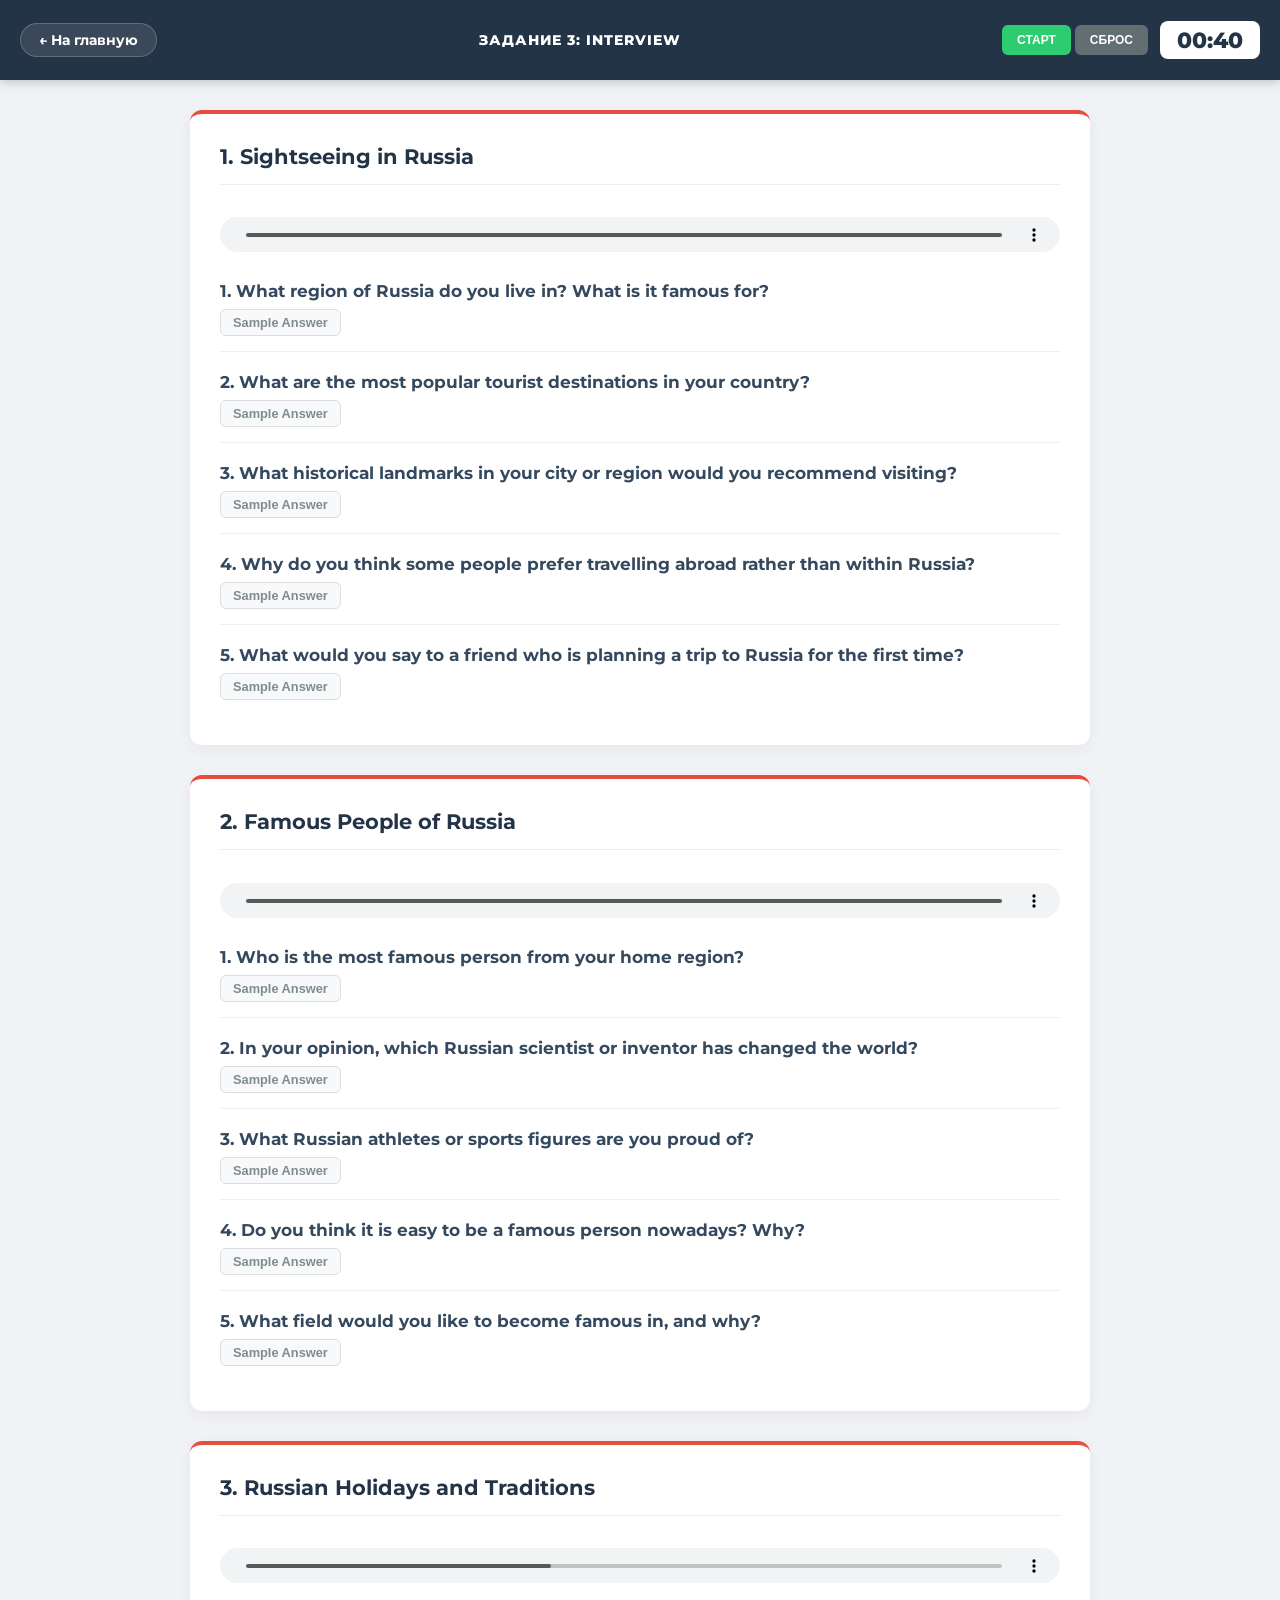
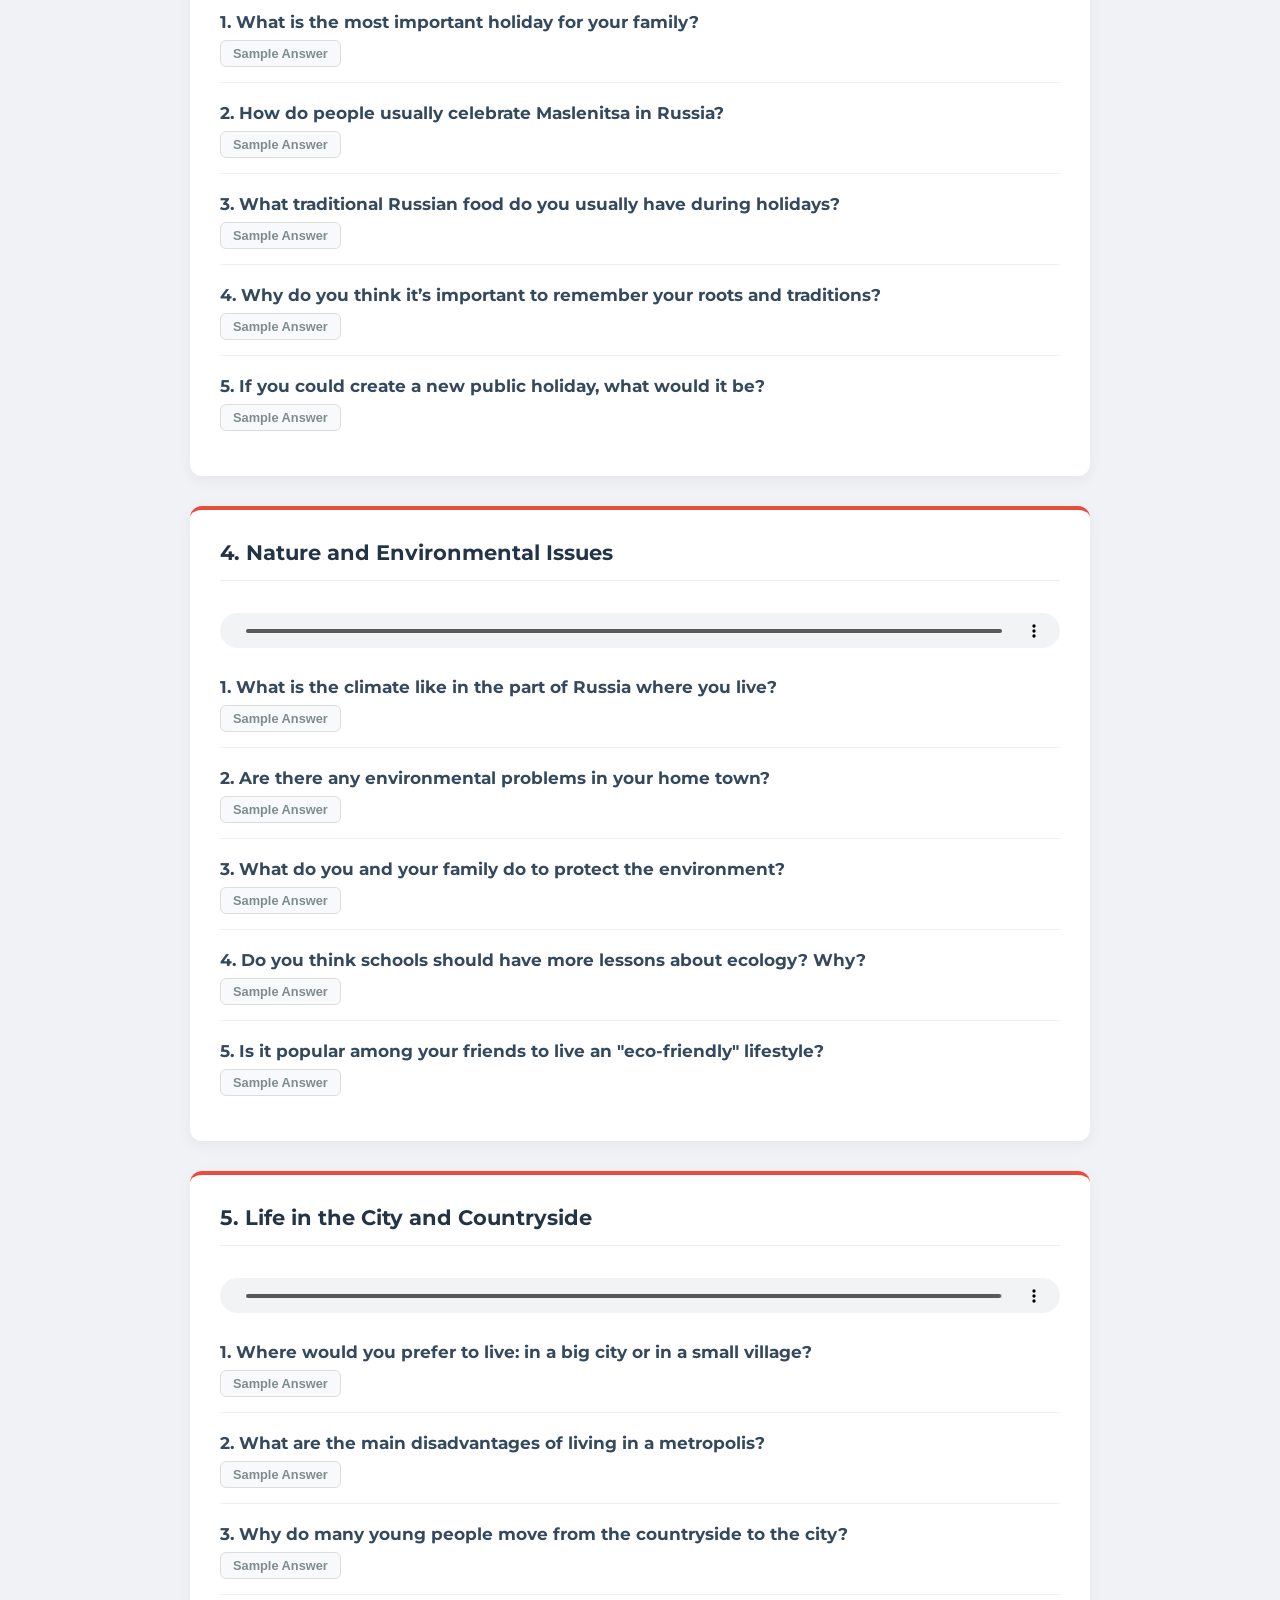
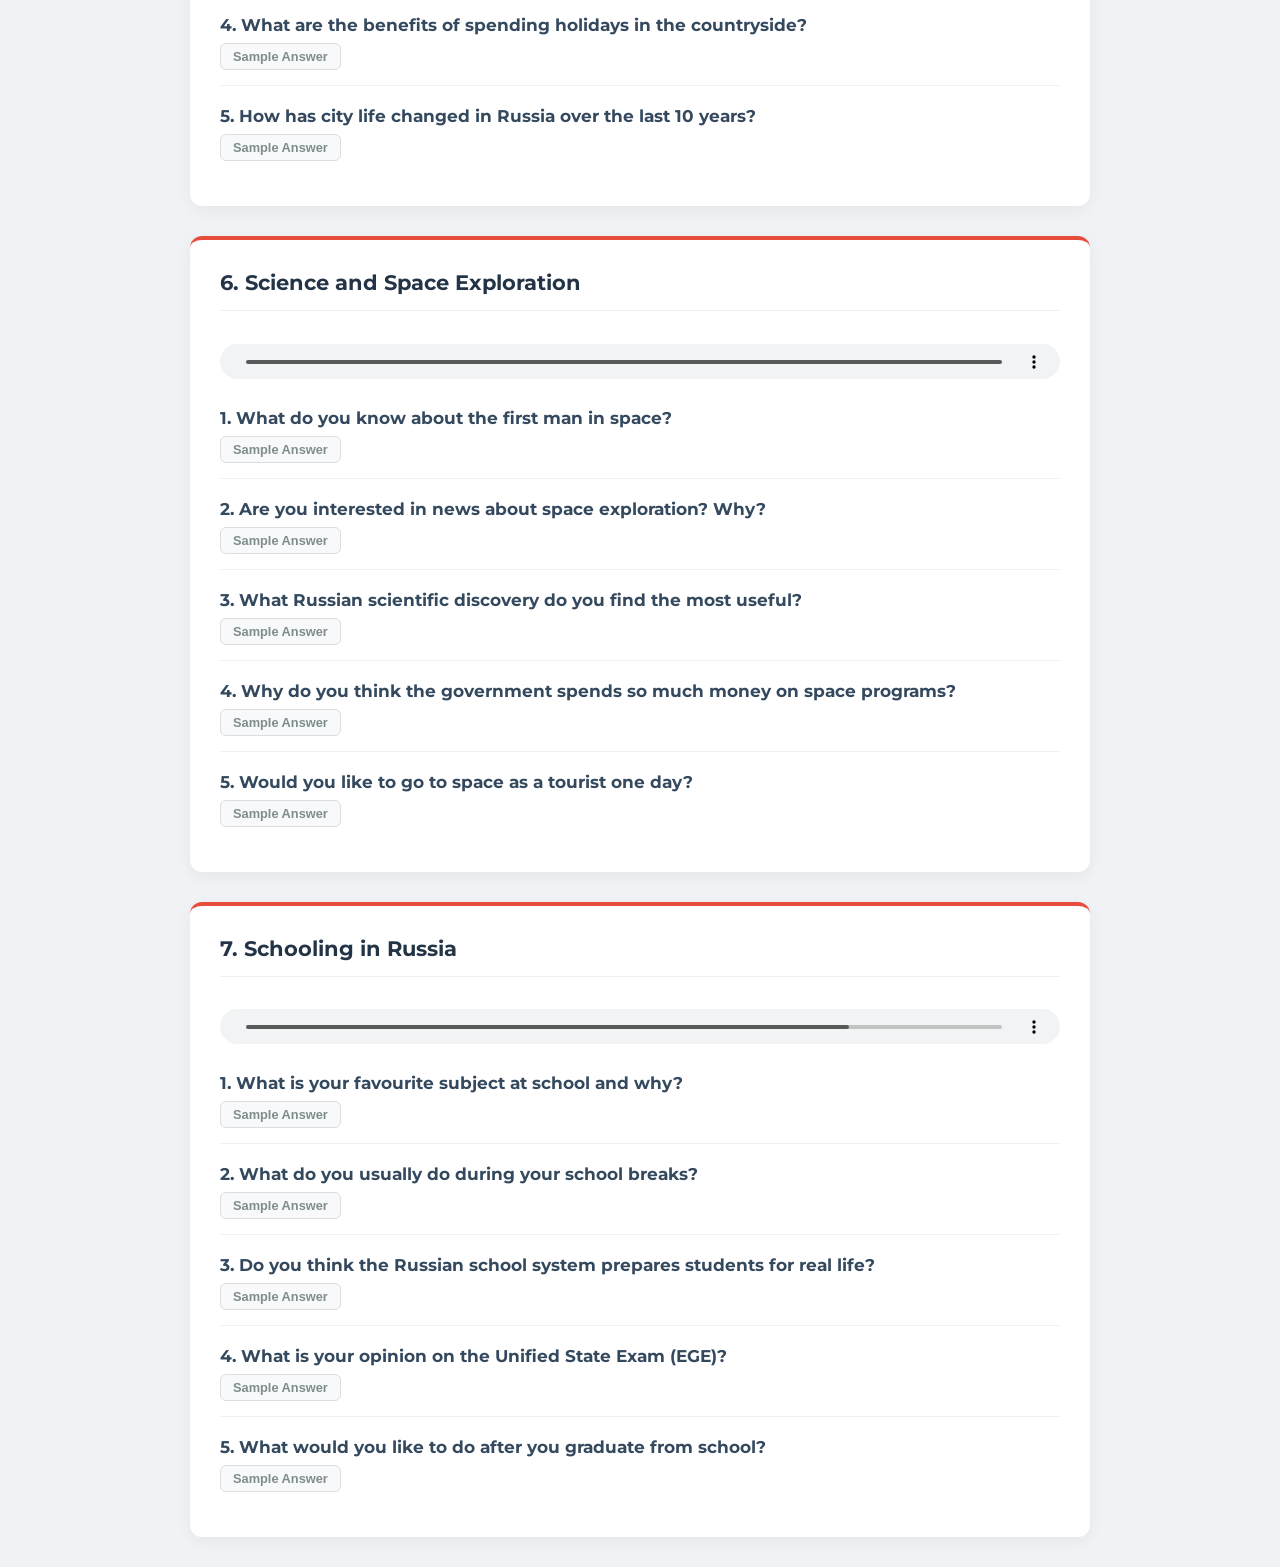
<file: task3.html>
<!DOCTYPE html>
<html lang="ru">
<head>
    <meta charset="UTF-8">
    <meta name="viewport" content="width=device-width, initial-scale=1.0">
    <title>Task 3: Interview - Speaking Russia</title>
    <link href="https://fonts.googleapis.com/css2?family=Montserrat:wght@400;600;700;800&display=swap" rel="stylesheet">
    <style>
        :root {
            --header-bg: #243447;
            --bg-color: #f0f2f5;
            --accent-green: #2ecc71;
            --accent-red: #e74c3c;
            --text-main: #2c3e50;
        }

        body {
            font-family: 'Montserrat', sans-serif;
            background-color: var(--bg-color);
            margin: 0;
            padding: 0;
            color: var(--text-main);
        }

        /* --- Header по скриншоту --- */
        .page-header {
            background-color: var(--header-bg);
            padding: 10px 20px;
            display: flex;
            justify-content: space-between;
            align-items: center;
            color: white;
            position: sticky;
            top: 0;
            z-index: 1000;
            height: 60px;
            box-shadow: 0 2px 10px rgba(0,0,0,0.2);
        }

        .back-btn {
            background: rgba(255,255,255,0.1);
            color: white;
            text-decoration: none;
            padding: 8px 18px;
            border-radius: 20px;
            font-size: 0.85rem;
            font-weight: 700;
            border: 1px solid rgba(255,255,255,0.2);
            transition: 0.3s;
        }
        .back-btn:hover { background: rgba(255,255,255,0.2); }

        .header-title {
            font-weight: 800;
            font-size: 0.9rem;
            letter-spacing: 1px;
            text-transform: uppercase;
        }

        .header-right {
            display: flex;
            align-items: center;
            gap: 12px;
        }

        .timer-display {
            background: white;
            color: #243447;
            padding: 5px 15px;
            border-radius: 8px;
            font-weight: 800;
            font-size: 1.4rem;
            min-width: 70px;
            text-align: center;
        }

        .controls button {
            border: none;
            border-radius: 6px;
            padding: 8px 15px;
            font-weight: 700;
            font-size: 0.75rem;
            cursor: pointer;
            text-transform: uppercase;
            transition: 0.2s;
        }

        .start-btn { background: var(--accent-green); color: white; }
        .reset-btn { background: #636e72; color: white; }
        .pause-btn { background: #f39c12; color: white; display: none; }

        /* --- Контент --- */
        .container {
            max-width: 900px;
            margin: 30px auto;
            padding: 0 20px;
        }

        .topic-card {
            background: white;
            border-radius: 12px;
            padding: 30px;
            margin-bottom: 30px;
            box-shadow: 0 4px 15px rgba(0,0,0,0.05);
            border-top: 4px solid var(--accent-red);
        }

        h2 { margin-top: 0; font-size: 1.3rem; color: var(--header-bg); border-bottom: 1px solid #eee; padding-bottom: 15px; }

        audio { width: 100%; margin: 15px 0 25px 0; height: 35px; }

        .qa-list { display: flex; flex-direction: column; gap: 20px; }

        .qa-item { border-bottom: 1px solid #f0f0f0; padding-bottom: 15px; }
        .qa-item:last-child { border: none; }

        .q-text { font-weight: 700; font-size: 1.05rem; display: block; margin-bottom: 8px; color: #34495e; }

        .ans-toggle {
            background: #f8f9fa;
            border: 1px solid #ddd;
            padding: 5px 12px;
            border-radius: 6px;
            cursor: pointer;
            font-size: 0.8rem;
            font-weight: 600;
            color: #7f8c8d;
        }

        .a-box {
            display: none;
            margin-top: 12px;
            padding: 15px;
            background: #eef7ff;
            border-radius: 8px;
            color: #2980b9;
            font-style: italic;
            border-left: 4px solid #3498db;
        }
        .a-box.active { display: block; animation: slideIn 0.3s ease; }

        @keyframes slideIn { from { opacity: 0; transform: translateY(-5px); } to { opacity: 1; transform: translateY(0); } }

        @media (max-width: 768px) {
            .header-title { display: none; }
            .topic-card { padding: 20px; }
        }
    </style>
</head>
<body>

    <header class="page-header">
        <a href="index.html" class="back-btn">← На главную</a>
        <div class="header-title">ЗАДАНИЕ 3: INTERVIEW</div>
        <div class="header-right">
            <div class="controls">
                <button class="start-btn" id="start-btn" onclick="startTimer()">Старт</button>
                <button class="pause-btn" id="pause-btn" onclick="togglePause()">Пауза</button>
                <button class="reset-btn" onclick="resetTimer()">Сброс</button>
            </div>
            <div class="timer-display" id="timer">00:40</div>
        </div>
    </header>

    <div class="container">

        <div class="topic-card">
            <h2>1. Sightseeing in Russia</h2>
            <audio controls src="images/ts3/1.mp3"></audio>
            <div class="qa-list">
                <div class="qa-item">
                    <span class="q-text">1. What region of Russia do you live in? What is it famous for?</span>
                    <button class="ans-toggle" onclick="toggleA(this)">Sample Answer</button>
                    <div class="a-box">Actually, I live in the Oryol region. It is famous for its beautiful landscapes and its connection to great Russian writers like Turgenev.</div>
                </div>
                <div class="qa-item">
                    <span class="q-text">2. What are the most popular tourist destinations in your country?</span>
                    <button class="ans-toggle" onclick="toggleA(this)">Sample Answer</button>
                    <div class="a-box">The most popular places are definitely Moscow and Saint Petersburg because of their history. However, Lake Baikal and the Altai Mountains are also becoming very trendy for nature lovers.</div>
                </div>
                <div class="qa-item">
                    <span class="q-text">3. What historical landmarks in your city or region would you recommend visiting?</span>
                    <button class="ans-toggle" onclick="toggleA(this)">Sample Answer</button>
                    <div class="a-box">I’d recommend visiting the local parks and museums dedicated to our history. They offer a great atmosphere where you can learn about how people lived in the past.</div>
                </div>
                <div class="qa-item">
                    <span class="q-text">4. Why do you think some people prefer travelling abroad rather than within Russia?</span>
                    <button class="ans-toggle" onclick="toggleA(this)">Sample Answer</button>
                    <div class="a-box">I suppose they want to experience different cultures and climates. Also, sometimes flights to Europe or Asia can be cheaper than domestic flights to distant parts of Russia like Kamchatka.</div>
                </div>
                <div class="qa-item">
                    <span class="q-text">5. What would you say to a friend who is planning a trip to Russia for the first time?</span>
                    <button class="ans-toggle" onclick="toggleA(this)">Sample Answer</button>
                    <div class="a-box">I would advise them to prepare for the weather and learn some basic Russian phrases. Also, I’d suggest visiting both big cities and small traditional towns to see the real Russia.</div>
                </div>
            </div>
        </div>

        <div class="topic-card">
            <h2>2. Famous People of Russia</h2>
            <audio controls src="images/ts3/2.mp3"></audio>
            <div class="qa-list">
                <div class="qa-item">
                    <span class="q-text">1. Who is the most famous person from your home region?</span>
                    <button class="ans-toggle" onclick="toggleA(this)">Sample Answer</button>
                    <div class="a-box">As I’ve mentioned, my region is linked to Ivan Turgenev. He was a world-famous writer whose books are still studied in schools today.</div>
                </div>
                <div class="qa-item">
                    <span class="q-text">2. In your opinion, which Russian scientist or inventor has changed the world?</span>
                    <button class="ans-toggle" onclick="toggleA(this)">Sample Answer</button>
                    <div class="a-box">I believe it’s Dmitry Mendeleev. His Periodic Table is the foundation of modern chemistry, and without it, many scientific discoveries wouldn't have happened.</div>
                </div>
                <div class="qa-item">
                    <span class="q-text">3. What Russian athletes or sports figures are you proud of?</span>
                    <button class="ans-toggle" onclick="toggleA(this)">Sample Answer</button>
                    <div class="a-box">I’m proud of our figure skaters because they always show incredible results. Their discipline and hard work are a great example for young people.</div>
                </div>
                <div class="qa-item">
                    <span class="q-text">4. Do you think it is easy to be a famous person nowadays? Why?</span>
                    <button class="ans-toggle" onclick="toggleA(this)">Sample Answer</button>
                    <div class="a-box">I don't think so, because famous people are always under pressure from social media. Every mistake they make is discussed by everyone, so it must be very stressful.</div>
                </div>
                <div class="qa-item">
                    <span class="q-text">5. What field would you like to become famous in, and why?</span>
                    <button class="ans-toggle" onclick="toggleA(this)">Sample Answer</button>
                    <div class="a-box">To be honest, I haven't decided yet, but I'm interested in linguistics and education. I’d like to be known for helping people learn languages effectively.</div>
                </div>
            </div>
        </div>

        <div class="topic-card">
            <h2>3. Russian Holidays and Traditions</h2>
            <audio controls src="images/ts3/3.mp3"></audio>
            <div class="qa-list">
                <div class="qa-item">
                    <span class="q-text">1. What is the most important holiday for your family?</span>
                    <button class="ans-toggle" onclick="toggleA(this)">Sample Answer</button>
                    <div class="a-box">The most important one is New Year’s Eve. We always gather together, prepare special food, and exchange gifts at midnight.</div>
                </div>
                <div class="qa-item">
                    <span class="q-text">2. How do people usually celebrate Maslenitsa in Russia?</span>
                    <button class="ans-toggle" onclick="toggleA(this)">Sample Answer</button>
                    <div class="a-box">People usually cook pancakes, which symbolize the sun, and take part in outdoor activities. At the end of the week, they often burn a straw effigy to say goodbye to winter.</div>
                </div>
                <div class="qa-item">
                    <span class="q-text">3. What traditional Russian food do you usually have during holidays?</span>
                    <button class="ans-toggle" onclick="toggleA(this)">Sample Answer</button>
                    <div class="a-box">We often have salads like "Olivier" or "Shuba." Also, my family likes traditional pies with different fillings like cabbage or meat.</div>
                </div>
                <div class="qa-item">
                    <span class="q-text">4. Why do you think it’s important to remember your roots and traditions?</span>
                    <button class="ans-toggle" onclick="toggleA(this)">Sample Answer</button>
                    <div class="a-box">It’s vital because traditions give us a sense of belonging. They connect us to our ancestors and help keep our unique culture alive in a globalized world.</div>
                </div>
                <div class="qa-item">
                    <span class="q-text">5. If you could create a new public holiday, what would it be?</span>
                    <button class="ans-toggle" onclick="toggleA(this)">Sample Answer</button>
                    <div class="a-box">I would create a "Psychology Day" where people could focus on their mental health. It would be a day to rest, reflect, and learn how to manage stress.</div>
                </div>
            </div>
        </div>

        <div class="topic-card">
            <h2>4. Nature and Environmental Issues</h2>
            <audio controls src="images/ts3/4.mp3"></audio>
            <div class="qa-list">
                <div class="qa-item">
                    <span class="q-text">1. What is the climate like in the part of Russia where you live?</span>
                    <button class="ans-toggle" onclick="toggleA(this)">Sample Answer</button>
                    <div class="a-box">The climate in my region is temperate continental. We have quite cold winters with snow and warm, sometimes even hot, summers.</div>
                </div>
                <div class="qa-item">
                    <span class="q-text">2. Are there any environmental problems in your home town?</span>
                    <button class="ans-toggle" onclick="toggleA(this)">Sample Answer</button>
                    <div class="a-box">Yes, the main issues are air pollution from cars and a lack of proper recycling systems. We also have problems with littering in public parks.</div>
                </div>
                <div class="qa-item">
                    <span class="q-text">3. What do you and your family do to protect the environment?</span>
                    <button class="ans-toggle" onclick="toggleA(this)">Sample Answer</button>
                    <div class="a-box">We try to save water and electricity at home. Also, I always take a reusable bag when I go shopping to reduce the amount of plastic waste.</div>
                </div>
                <div class="qa-item">
                    <span class="q-text">4. Do you think schools should have more lessons about ecology? Why?</span>
                    <button class="ans-toggle" onclick="toggleA(this)">Sample Answer</button>
                    <div class="a-box">Definitely, because children need to understand how their actions affect the planet. If we learn about ecology early, we will grow up to be more responsible citizens.</div>
                </div>
                <div class="qa-item">
                    <span class="q-text">5. Is it popular among your friends to live an "eco-friendly" lifestyle?</span>
                    <button class="ans-toggle" onclick="toggleA(this)">Sample Answer</button>
                    <div class="a-box">It’s becoming more popular. Some of my friends have started sorting their trash, and many prefer eco-friendly brands of clothes or cosmetics.</div>
                </div>
            </div>
        </div>

        <div class="topic-card">
            <h2>5. Life in the City and Countryside</h2>
            <audio controls src="images/ts3/5.mp3"></audio>
            <div class="qa-list">
                <div class="qa-item">
                    <span class="q-text">1. Where would you prefer to live: in a big city or in a small village?</span>
                    <button class="ans-toggle" onclick="toggleA(this)">Sample Answer</button>
                    <div class="a-box">I’d prefer to live in a big city. I like the fast pace of life, the variety of shops, and the fact that everything I need is always close by.</div>
                </div>
                <div class="qa-item">
                    <span class="q-text">2. What are the main disadvantages of living in a metropolis?</span>
                    <button class="ans-toggle" onclick="toggleA(this)">Sample Answer</button>
                    <div class="a-box">The biggest downsides are traffic jams and air pollution. Also, it can be very noisy and crowded, which sometimes makes people feel stressed.</div>
                </div>
                <div class="qa-item">
                    <span class="q-text">3. Why do many young people move from the countryside to the city?</span>
                    <button class="ans-toggle" onclick="toggleA(this)">Sample Answer</button>
                    <div class="a-box">I believe they move for better education and job opportunities. Big cities offer more career paths and a more active social life for teenagers.</div>
                </div>
                <div class="qa-item">
                    <span class="q-text">4. What are the benefits of spending holidays in the countryside?</span>
                    <button class="ans-toggle" onclick="toggleA(this)">Sample Answer</button>
                    <div class="a-box">The main benefit is the fresh air and the chance to relax in nature. It’s a great way to take a break from gadgets and the noise of the city.</div>
                </div>
                <div class="qa-item">
                    <span class="q-text">5. How has city life changed in Russia over the last 10 years?</span>
                    <button class="ans-toggle" onclick="toggleA(this)">Sample Answer</button>
                    <div class="a-box">I think it has become much more digital. We now have delivery services for everything and better public transport systems with electronic payments.</div>
                </div>
            </div>
        </div>

        <div class="topic-card">
            <h2>6. Science and Space Exploration</h2>
            <audio controls src="images/ts3/6.mp3"></audio>
            <div class="qa-list">
                <div class="qa-item">
                    <span class="q-text">1. What do you know about the first man in space?</span>
                    <button class="ans-toggle" onclick="toggleA(this)">Sample Answer</button>
                    <div class="a-box">The first man in space was Yuri Gagarin. He made his famous flight in 1961, which was a huge breakthrough for all of humanity.</div>
                </div>
                <div class="qa-item">
                    <span class="q-text">2. Are you interested in news about space exploration? Why?</span>
                    <button class="ans-toggle" onclick="toggleA(this)">Sample Answer</button>
                    <div class="a-box">Yes, I find it fascinating because space is still a big mystery. I like reading about the possibility of living on other planets in the future.</div>
                </div>
                <div class="qa-item">
                    <span class="q-text">3. What Russian scientific discovery do you find the most useful?</span>
                    <button class="ans-toggle" onclick="toggleA(this)">Sample Answer</button>
                    <div class="a-box">I think the invention of the radio by Alexander Popov was crucial. It paved the way for modern communication, including television and mobile phones.</div>
                </div>
                <div class="qa-item">
                    <span class="q-text">4. Why do you think the government spends so much money on space programs?</span>
                    <button class="ans-toggle" onclick="toggleA(this)">Sample Answer</button>
                    <div class="a-box">It’s because space research leads to new technologies that we use in everyday life, like satellite navigation. It’s also important for national prestige.</div>
                </div>
                <div class="qa-item">
                    <span class="q-text">5. Would you like to go to space as a tourist one day?</span>
                    <button class="ans-toggle" onclick="toggleA(this)">Sample Answer</button>
                    <div class="a-box">To be honest, I’m not sure because it seems quite dangerous. However, if the technology becomes safer, it would be an incredible experience to see the Earth from above.</div>
                </div>
            </div>
        </div>

        <div class="topic-card">
            <h2>7. Schooling in Russia</h2>
            <audio controls src="images/ts3/7.mp3"></audio>
            <div class="qa-list">
                <div class="qa-item">
                    <span class="q-text">1. What is your favourite subject at school and why?</span>
                    <button class="ans-toggle" onclick="toggleA(this)">Sample Answer</button>
                    <div class="a-box">My favourite subjects are English and Social Studies. I enjoy learning languages because they open up new worlds, and Social Studies helps me understand how society works.</div>
                </div>
                <div class="qa-item">
                    <span class="q-text">2. What do you usually do during your school breaks?</span>
                    <button class="ans-toggle" onclick="toggleA(this)">Sample Answer</button>
                    <div class="a-box">I usually chat with my friends or check my phone. Sometimes I use this time to prepare for the next lesson or have a quick snack.</div>
                </div>
                <div class="qa-item">
                    <span class="q-text">3. Do you think the Russian school system prepares students for real life?</span>
                    <button class="ans-toggle" onclick="toggleA(this)">Sample Answer</button>
                    <div class="a-box">In some ways, yes, because it teaches us discipline and basic knowledge. However, I think we need more practical lessons, like how to manage money or taxes.</div>
                </div>
                <div class="qa-item">
                    <span class="q-text">4. What is your opinion on the Unified State Exam (EGE)?</span>
                    <button class="ans-toggle" onclick="toggleA(this)">Sample Answer</button>
                    <div class="a-box">It’s a very stressful period for every student. On the one hand, it’s a fair way to enter university, but on the other hand, the pressure is sometimes too high.</div>
                </div>
                <div class="qa-item">
                    <span class="q-text">5. What would you like to do after you graduate from school?</span>
                    <button class="ans-toggle" onclick="toggleA(this)">Sample Answer</button>
                    <div class="a-box">I plan to enter a university and get a degree. I’m thinking about something related to linguistics or social sciences, but I’m still exploring my options.</div>
                </div>
            </div>
        </div>

    </div>

    <script>
        let timer;
        let timeLeft = 40;
        let isPaused = false;

        const timerDisplay = document.getElementById('timer');
        const startBtn = document.getElementById('start-btn');
        const pauseBtn = document.getElementById('pause-btn');

        function updateDisplay() {
            let m = Math.floor(timeLeft / 60);
            let s = timeLeft % 60;
            timerDisplay.textContent = `${m < 10 ? '0' : ''}${m}:${s < 10 ? '0' : ''}${s}`;
            if (timeLeft <= 5) timerDisplay.style.color = '#e74c3c';
            else timerDisplay.style.color = '#243447';
        }

        function startTimer() {
            if (timer) clearInterval(timer);
            isPaused = false;
            startBtn.style.display = 'none';
            pauseBtn.style.display = 'inline-block';
            pauseBtn.textContent = 'Пауза';
            pauseBtn.style.background = '#f39c12';

            timer = setInterval(() => {
                if (!isPaused && timeLeft > 0) {
                    timeLeft--;
                    updateDisplay();
                } else if (timeLeft === 0) {
                    clearInterval(timer);
                    timerDisplay.style.color = 'red';
                }
            }, 1000);
        }

        function togglePause() {
            isPaused = !isPaused;
            pauseBtn.textContent = isPaused ? 'Продолжить' : 'Пауза';
            pauseBtn.style.background = isPaused ? '#2ecc71' : '#f39c12';
        }

        function resetTimer() {
            clearInterval(timer);
            timeLeft = 40;
            isPaused = false;
            updateDisplay();
            startBtn.style.display = 'inline-block';
            pauseBtn.style.display = 'none';
            timerDisplay.style.color = '#243447';
        }

        function toggleA(btn) {
            const box = btn.nextElementSibling;
            box.classList.toggle('active');
            btn.textContent = box.classList.contains('active') ? 'Hide Answer' : 'Sample Answer';
        }
    </script>
</body>
</html>
</file>
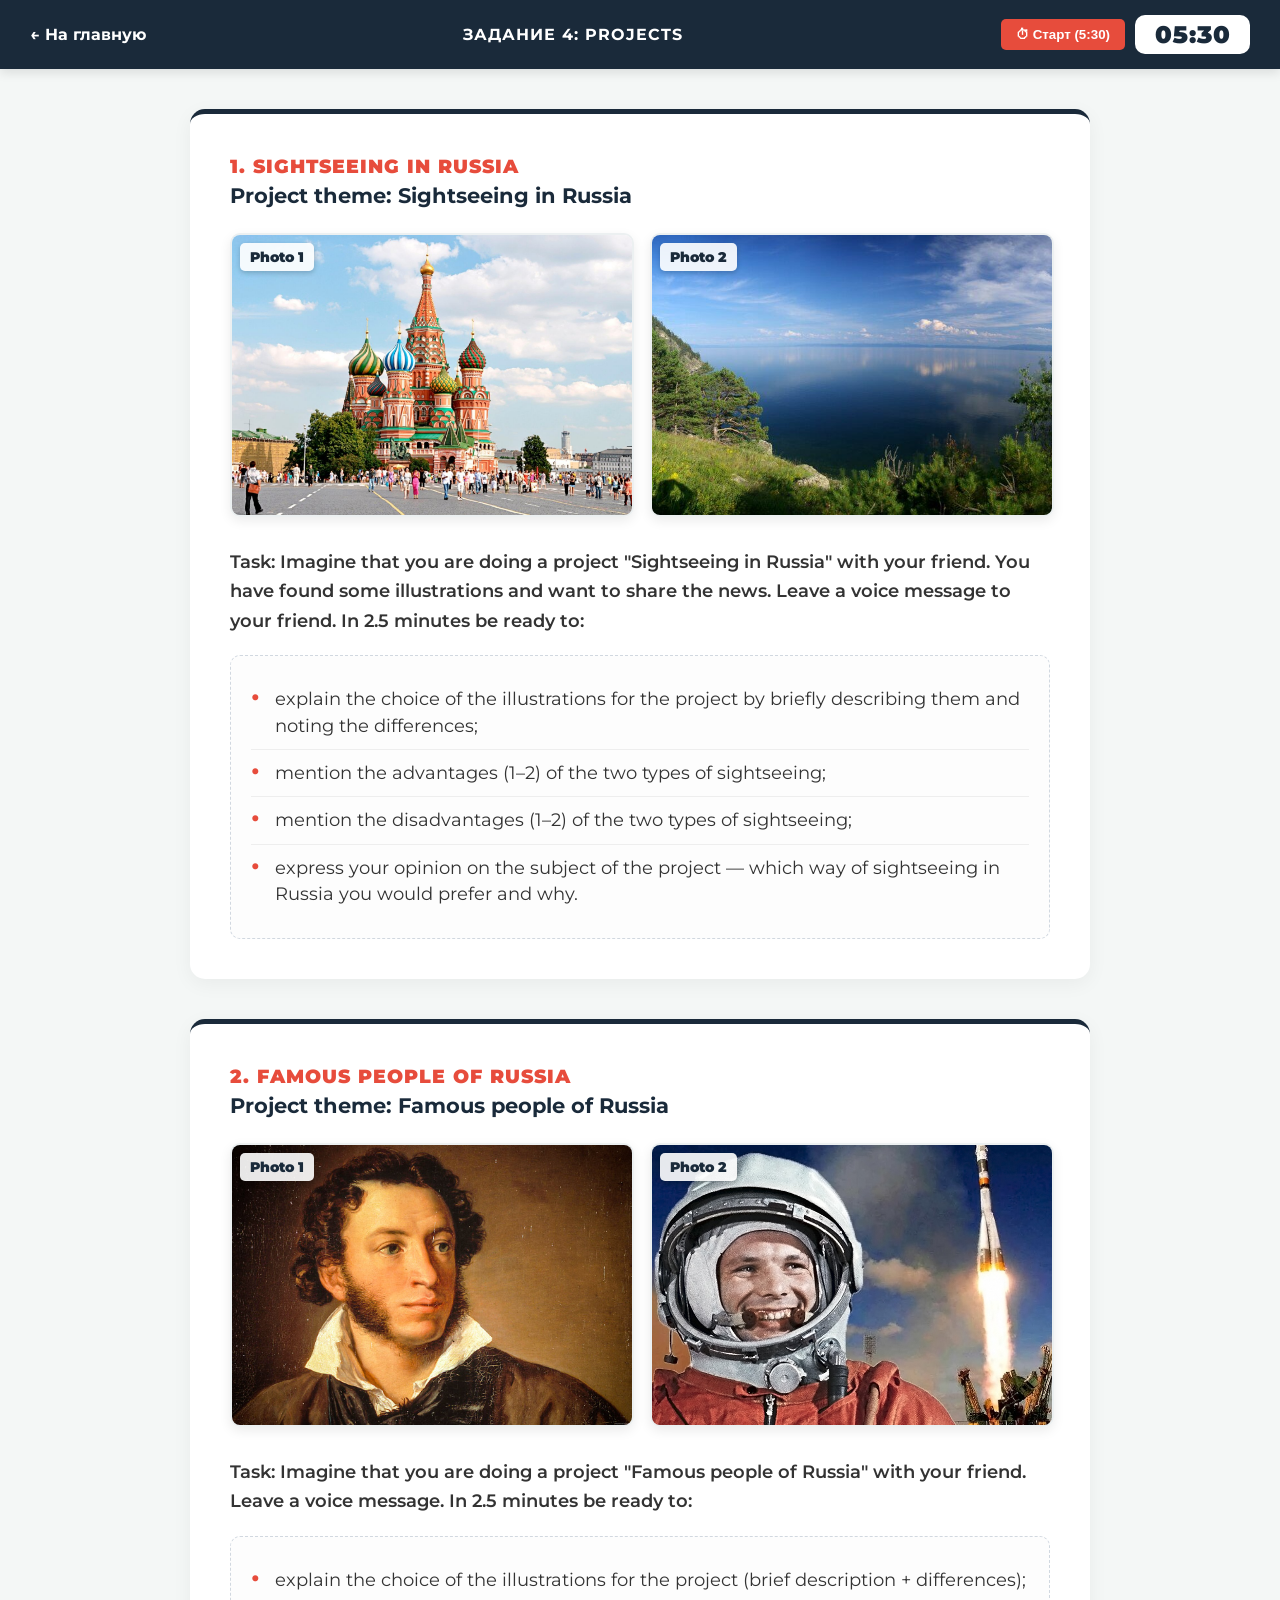
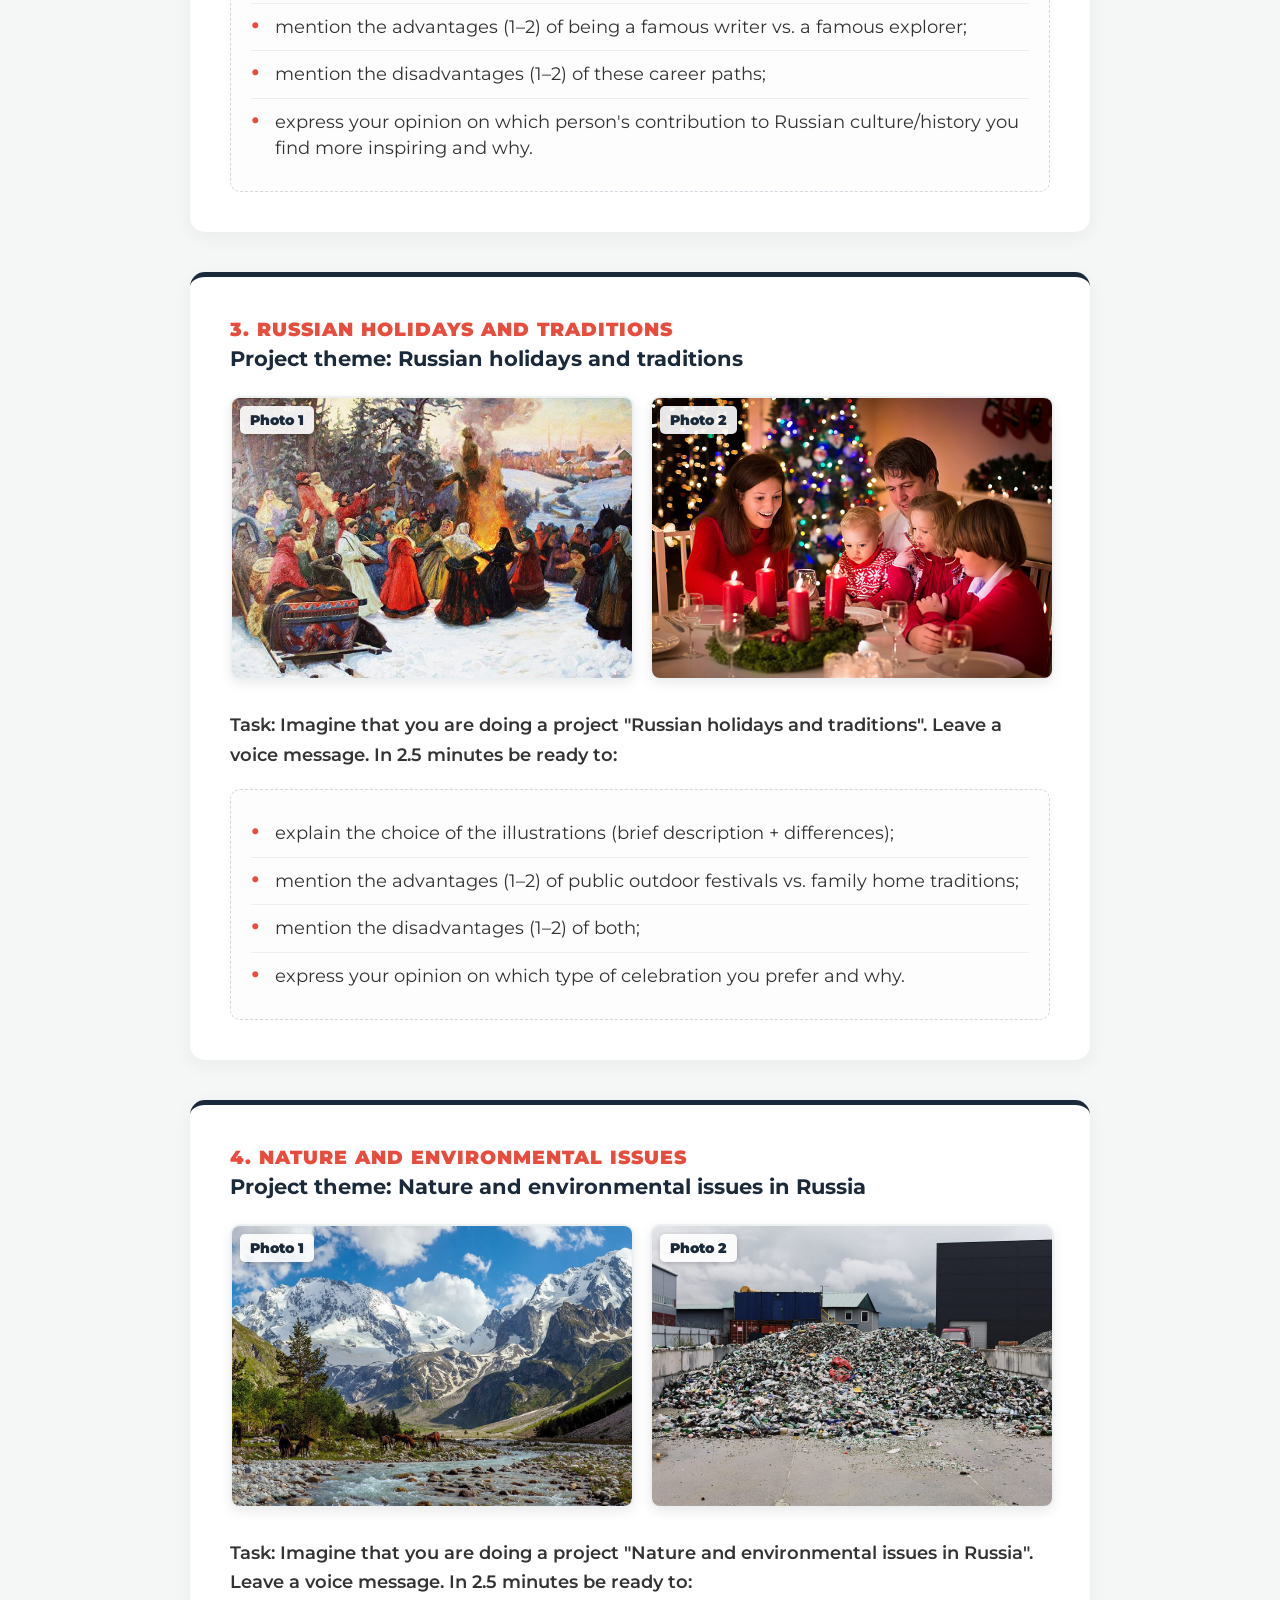
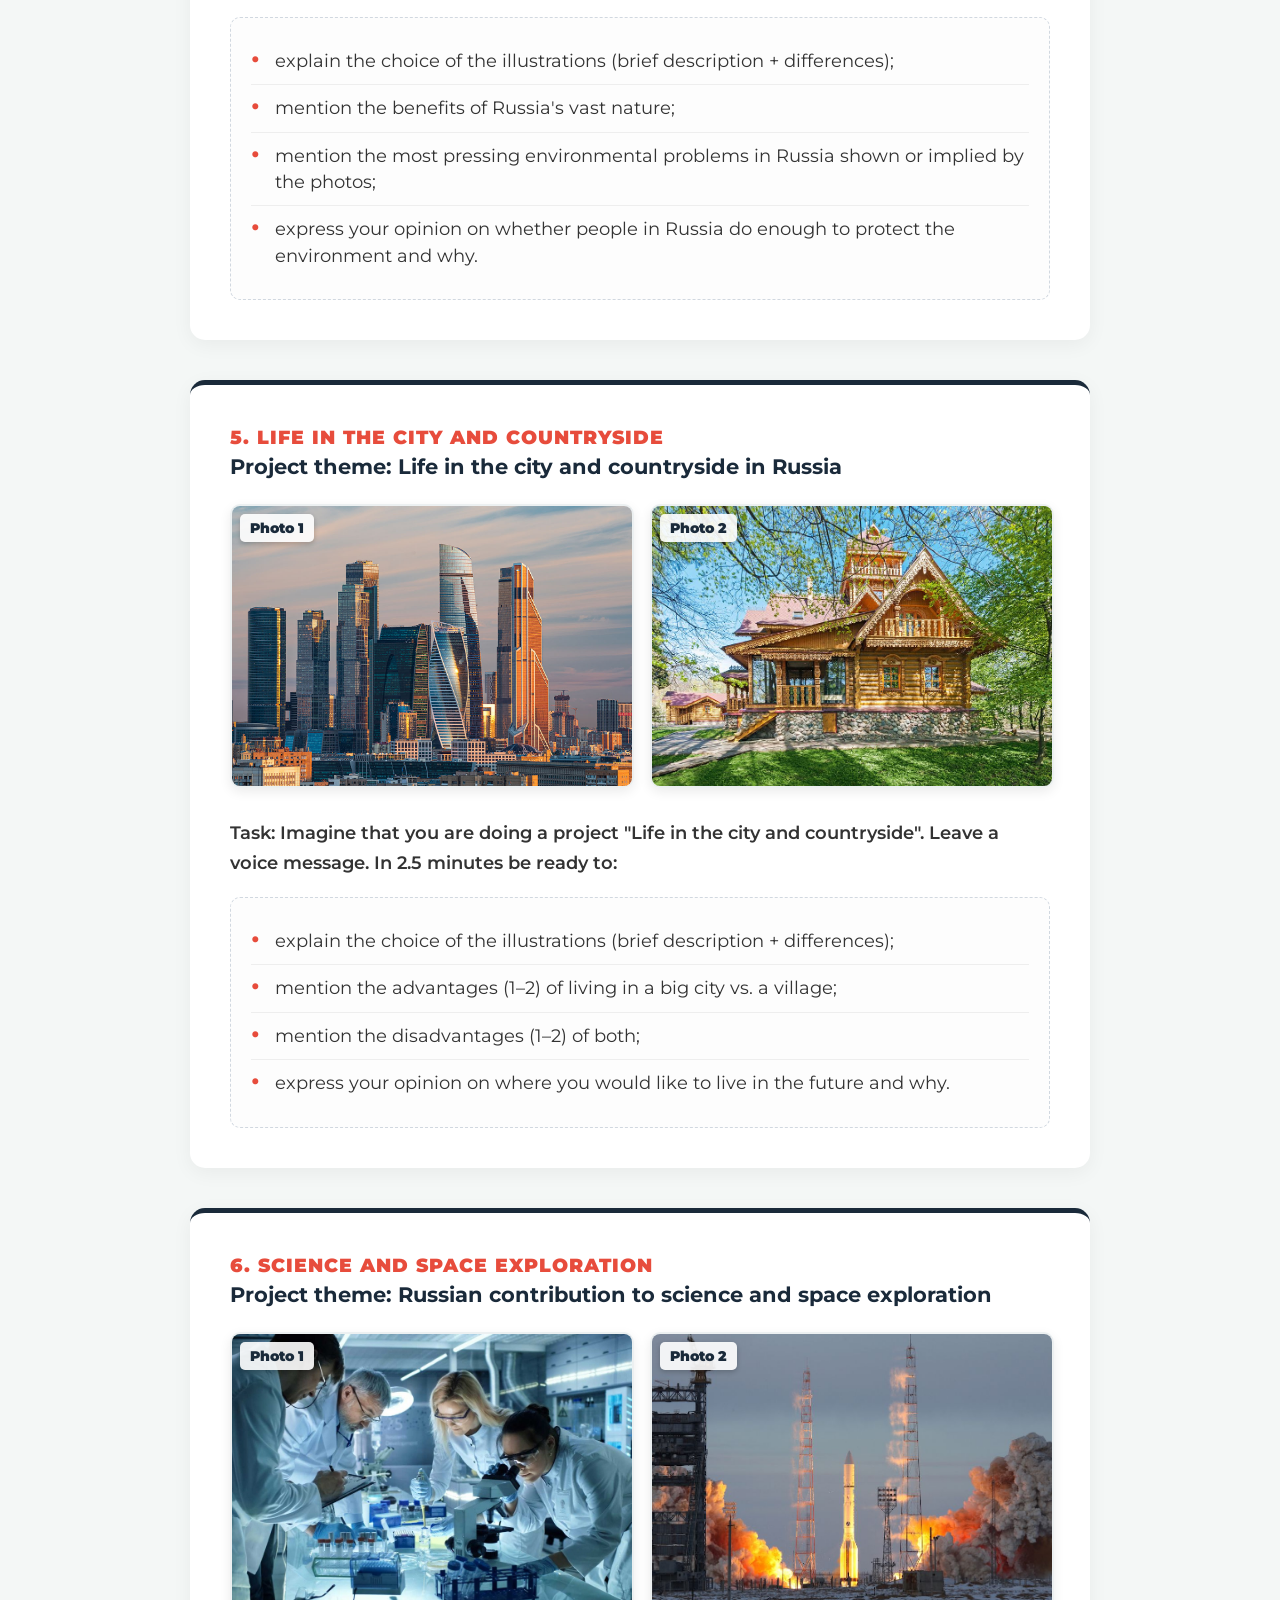
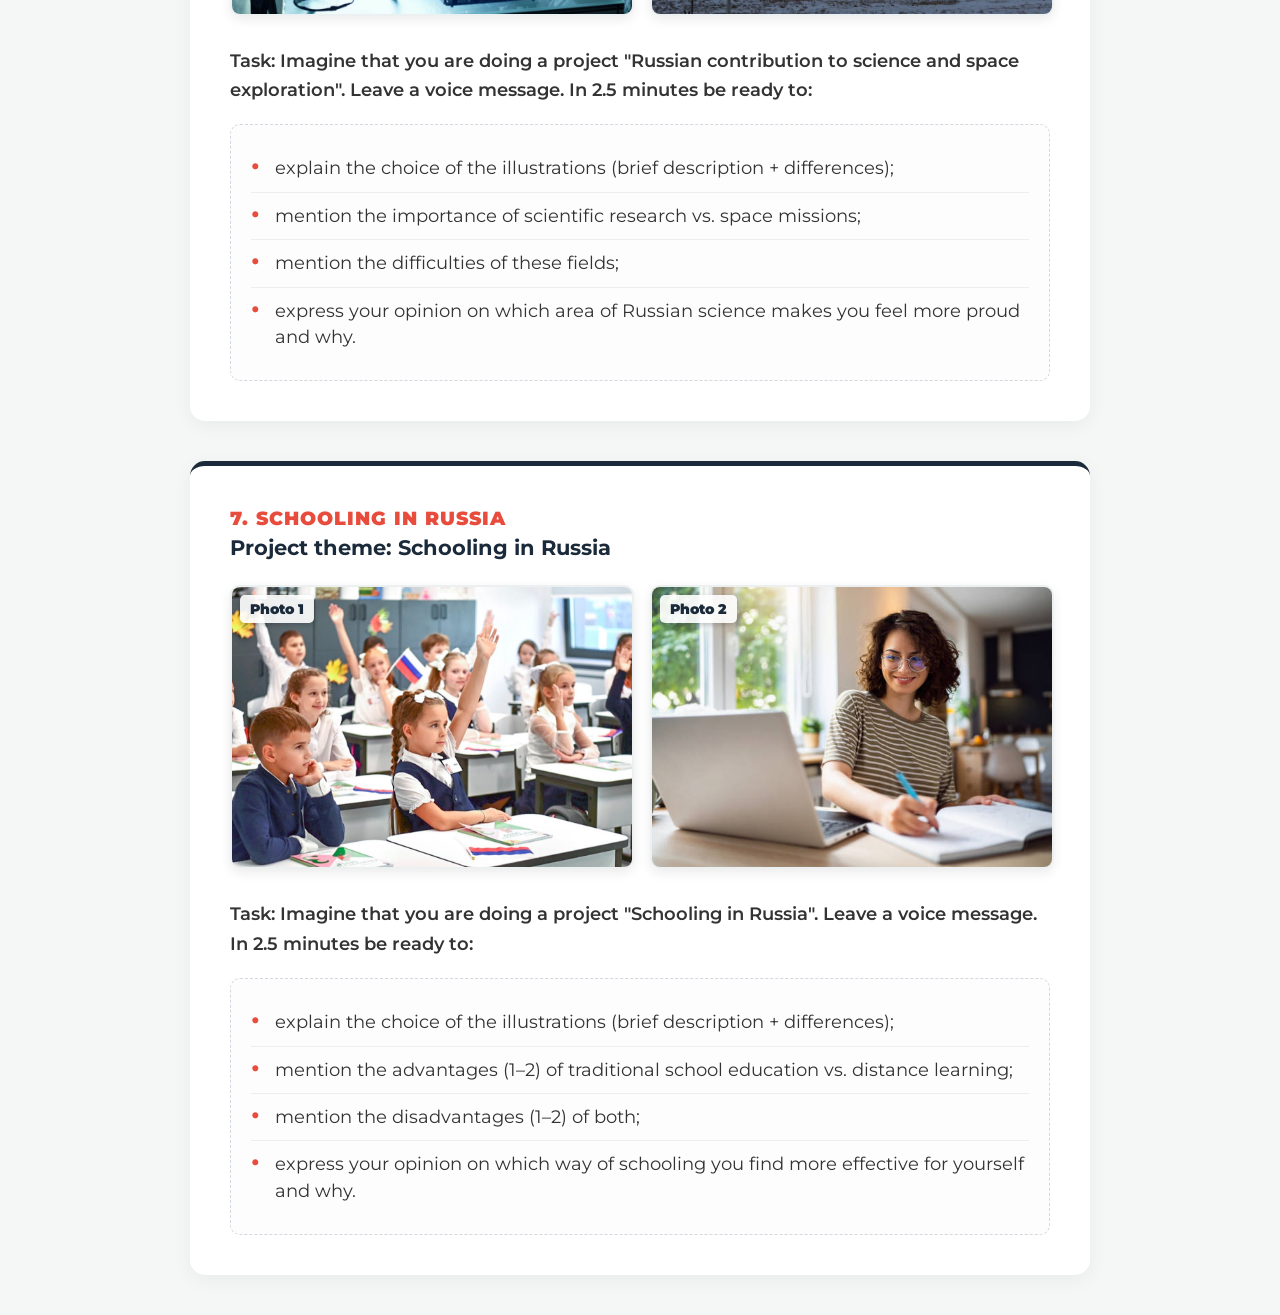
<file: task4.html>
<!DOCTYPE html>
<html lang="ru">
<head>
    <meta charset="UTF-8">
    <meta name="viewport" content="width=device-width, initial-scale=1.0">
    <title>Task 4: Projects - Speaking Russia</title>
    <link href="https://fonts.googleapis.com/css2?family=Montserrat:wght@400;600;700;900&display=swap" rel="stylesheet">
    <style>
        :root {
            --primary-color: #1a2a3a;
            --accent-red: #e74c3c;
            --bg-color: #f4f7f6;
            --text-color: #333;
        }

        body {
            font-family: 'Montserrat', sans-serif;
            background-color: var(--bg-color);
            margin: 0;
            padding: 0;
            color: var(--text-color);
        }

        /* --- Шапка и Таймер --- */
        .page-header {
            background-color: var(--primary-color);
            padding: 15px 30px;
            display: flex;
            justify-content: space-between;
            align-items: center;
            color: white;
            position: sticky;
            top: 0;
            z-index: 100;
            box-shadow: 0 4px 10px rgba(0,0,0,0.1);
        }

        .back-btn {
            color: white;
            text-decoration: none;
            font-weight: 700;
            transition: opacity 0.3s;
        }
        
        .back-btn:hover {
            opacity: 0.8;
        }

        .timer-controls {
            display: flex;
            align-items: center;
            gap: 10px;
        }

        .timer-display {
            font-size: 1.5rem;
            font-weight: 900;
            background: white;
            color: var(--primary-color);
            padding: 5px 15px;
            border-radius: 10px;
            min-width: 85px;
            text-align: center;
            font-variant-numeric: tabular-nums;
        }

        .timer-btn {
            background: var(--accent-red);
            color: white;
            border: none;
            padding: 8px 15px;
            border-radius: 5px;
            font-weight: bold;
            cursor: pointer;
        }

        .pause-btn, .restart-btn {
            color: white;
            border: none;
            padding: 8px 15px;
            border-radius: 5px;
            font-weight: bold;
            cursor: pointer;
            display: none;
        }

        .pause-btn { background: #f39c12; }
        .restart-btn { background: #7f8c8d; }

        /* --- Основной контент --- */
        .content-wrapper {
            max-width: 900px;
            margin: 40px auto;
            padding: 0 20px;
        }

        .task-block {
            background: white;
            padding: 40px;
            border-radius: 15px;
            box-shadow: 0 5px 20px rgba(0,0,0,0.05);
            margin-bottom: 40px;
            border-top: 5px solid var(--primary-color);
        }

        .topic-header {
            color: var(--accent-red);
            font-size: 1.2rem;
            text-transform: uppercase;
            letter-spacing: 1px;
            margin-bottom: 5px;
            font-weight: 900;
        }

        .project-theme {
            font-size: 1.3rem;
            font-weight: 700;
            margin-bottom: 25px;
            color: var(--primary-color);
        }

        /* --- Контейнер для картинок --- */
        .images-container {
            display: flex;
            justify-content: space-between;
            gap: 20px;
            margin-bottom: 30px;
        }

        .image-wrapper {
            width: calc(50% - 10px);
            position: relative;
        }

        .image-wrapper img {
            width: 100%;
            height: 280px;
            object-fit: cover;
            border-radius: 10px;
            border: 2px solid #ecf0f1;
            box-shadow: 0 4px 12px rgba(0,0,0,0.08);
            display: block;
        }

        .image-label {
            position: absolute;
            top: 10px;
            left: 10px;
            background: rgba(255, 255, 255, 0.9);
            color: var(--primary-color);
            padding: 5px 10px;
            border-radius: 5px;
            font-weight: 900;
            font-size: 0.9rem;
            box-shadow: 0 2px 5px rgba(0,0,0,0.2);
        }

        /* --- Текст задания --- */
        .task-text {
            font-size: 1.15rem;
            line-height: 1.6;
            margin-bottom: 20px;
            font-weight: 600;
        }

        /* --- Списки --- */
        .points-list {
            list-style: none;
            padding: 0;
            margin: 0;
            background: #fdfdfd;
            border: 1px dashed #d1d8e0;
            border-radius: 10px;
            padding: 20px;
        }

        .points-list li {
            padding: 10px 0;
            font-size: 1.1rem;
            line-height: 1.5;
            display: flex;
            align-items: flex-start;
        }

        .points-list li:not(:last-child) {
            border-bottom: 1px solid #eee;
        }

        .points-list li::before {
            content: "•";
            margin-right: 15px;
            color: var(--accent-red);
            font-weight: bold;
            font-size: 1.5rem;
            line-height: 1;
            margin-top: -2px;
        }

        @media (max-width: 768px) {
            .page-header { flex-direction: column; gap: 10px; text-align: center; }
            .timer-controls { width: 100%; justify-content: center; flex-wrap: wrap; }
            .task-block { padding: 25px; }
            .images-container { flex-direction: column; gap: 15px; }
            .image-wrapper { width: 100%; }
            .image-wrapper img { height: 220px; }
        }
    </style>
</head>
<body>

    <header class="page-header">
        <a href="index.html" class="back-btn">← На главную</a>
        <div style="font-weight: 700; letter-spacing: 1px;">ЗАДАНИЕ 4: PROJECTS</div>
        <div class="timer-controls">
            <button class="timer-btn" id="start-btn" onclick="initTimer(330)">⏱ Старт (5:30)</button>
            <button class="pause-btn" id="pause-btn" onclick="togglePause()">⏸ Пауза</button>
            <button class="restart-btn" id="restart-btn" onclick="initTimer(330)">🔄 Рестарт</button>
            <div class="timer-display" id="timer">05:30</div>
        </div>
    </header>

    <main class="content-wrapper">
        
        <div class="task-block">
            <div class="topic-header">1. Sightseeing in Russia</div>
            <div class="project-theme">Project theme: Sightseeing in Russia</div>
            
            <div class="images-container">
                <div class="image-wrapper">
                    <span class="image-label">Photo 1</span>
                    <img src="images/ts4/2.jpg" alt="The Red Square in Moscow">
                </div>
                <div class="image-wrapper">
                    <span class="image-label">Photo 2</span>
                    <img src="images/ts4/3.jpg" alt="Lake Baikal in winter">
                </div>
            </div>

            <div class="task-text">
                Task: Imagine that you are doing a project "Sightseeing in Russia" with your friend. You have found some illustrations and want to share the news. Leave a voice message to your friend. In 2.5 minutes be ready to:
            </div>
            
            <ul class="points-list">
                <li>explain the choice of the illustrations for the project by briefly describing them and noting the differences;</li>
                <li>mention the advantages (1–2) of the two types of sightseeing;</li>
                <li>mention the disadvantages (1–2) of the two types of sightseeing;</li>
                <li>express your opinion on the subject of the project — which way of sightseeing in Russia you would prefer and why.</li>
            </ul>
        </div>

        <div class="task-block">
            <div class="topic-header">2. Famous people of Russia</div>
            <div class="project-theme">Project theme: Famous people of Russia</div>
            
            <div class="images-container">
                <div class="image-wrapper">
                    <span class="image-label">Photo 1</span>
                    <img src="images/ts4/4.jpg" alt="Alexander Pushkin">
                </div>
                <div class="image-wrapper">
                    <span class="image-label">Photo 2</span>
                    <img src="images/ts4/5.jpg" alt="Yuri Gagarin">
                </div>
            </div>

            <div class="task-text">
                Task: Imagine that you are doing a project "Famous people of Russia" with your friend. Leave a voice message. In 2.5 minutes be ready to:
            </div>
            
            <ul class="points-list">
                <li>explain the choice of the illustrations for the project (brief description + differences);</li>
                <li>mention the advantages (1–2) of being a famous writer vs. a famous explorer;</li>
                <li>mention the disadvantages (1–2) of these career paths;</li>
                <li>express your opinion on which person's contribution to Russian culture/history you find more inspiring and why.</li>
            </ul>
        </div>

        <div class="task-block">
            <div class="topic-header">3. Russian holidays and traditions</div>
            <div class="project-theme">Project theme: Russian holidays and traditions</div>
            
            <div class="images-container">
                <div class="image-wrapper">
                    <span class="image-label">Photo 1</span>
                    <img src="images/ts4/6.jpg" alt="Maslenitsa celebration">
                </div>
                <div class="image-wrapper">
                    <span class="image-label">Photo 2</span>
                    <img src="images/ts4/7.jpg" alt="Family at a festive table">
                </div>
            </div>

            <div class="task-text">
                Task: Imagine that you are doing a project "Russian holidays and traditions". Leave a voice message. In 2.5 minutes be ready to:
            </div>
            
            <ul class="points-list">
                <li>explain the choice of the illustrations (brief description + differences);</li>
                <li>mention the advantages (1–2) of public outdoor festivals vs. family home traditions;</li>
                <li>mention the disadvantages (1–2) of both;</li>
                <li>express your opinion on which type of celebration you prefer and why.</li>
            </ul>
        </div>

        <div class="task-block">
            <div class="topic-header">4. Nature and environmental issues</div>
            <div class="project-theme">Project theme: Nature and environmental issues in Russia</div>
            
            <div class="images-container">
                <div class="image-wrapper">
                    <span class="image-label">Photo 1</span>
                    <img src="images/ts4/8.jpg" alt="Beautiful landscape">
                </div>
                <div class="image-wrapper">
                    <span class="image-label">Photo 2</span>
                    <img src="images/ts4/9.jpg" alt="Pollution">
                </div>
            </div>

            <div class="task-text">
                Task: Imagine that you are doing a project "Nature and environmental issues in Russia". Leave a voice message. In 2.5 minutes be ready to:
            </div>
            
            <ul class="points-list">
                <li>explain the choice of the illustrations (brief description + differences);</li>
                <li>mention the benefits of Russia's vast nature;</li>
                <li>mention the most pressing environmental problems in Russia shown or implied by the photos;</li>
                <li>express your opinion on whether people in Russia do enough to protect the environment and why.</li>
            </ul>
        </div>

        <div class="task-block">
            <div class="topic-header">5. Life in the city and countryside</div>
            <div class="project-theme">Project theme: Life in the city and countryside in Russia</div>
            
            <div class="images-container">
                <div class="image-wrapper">
                    <span class="image-label">Photo 1</span>
                    <img src="images/ts4/10.jpg" alt="Moscow City skyscrapers">
                </div>
                <div class="image-wrapper">
                    <span class="image-label">Photo 2</span>
                    <img src="images/ts4/11.jpg" alt="Wooden house in village">
                </div>
            </div>

            <div class="task-text">
                Task: Imagine that you are doing a project "Life in the city and countryside". Leave a voice message. In 2.5 minutes be ready to:
            </div>
            
            <ul class="points-list">
                <li>explain the choice of the illustrations (brief description + differences);</li>
                <li>mention the advantages (1–2) of living in a big city vs. a village;</li>
                <li>mention the disadvantages (1–2) of both;</li>
                <li>express your opinion on where you would like to live in the future and why.</li>
            </ul>
        </div>

        <div class="task-block">
            <div class="topic-header">6. Science and space exploration</div>
            <div class="project-theme">Project theme: Russian contribution to science and space exploration</div>
            
            <div class="images-container">
                <div class="image-wrapper">
                    <span class="image-label">Photo 1</span>
                    <img src="images/ts4/12.jpg" alt="Scientist in laboratory">
                </div>
                <div class="image-wrapper">
                    <span class="image-label">Photo 2</span>
                    <img src="images/ts4/13.jpg" alt="Rocket launch">
                </div>
            </div>

            <div class="task-text">
                Task: Imagine that you are doing a project "Russian contribution to science and space exploration". Leave a voice message. In 2.5 minutes be ready to:
            </div>
            
            <ul class="points-list">
                <li>explain the choice of the illustrations (brief description + differences);</li>
                <li>mention the importance of scientific research vs. space missions;</li>
                <li>mention the difficulties of these fields;</li>
                <li>express your opinion on which area of Russian science makes you feel more proud and why.</li>
            </ul>
        </div>

        <div class="task-block">
            <div class="topic-header">7. Schooling in Russia</div>
            <div class="project-theme">Project theme: Schooling in Russia</div>
            
            <div class="images-container">
                <div class="image-wrapper">
                    <span class="image-label">Photo 1</span>
                    <img src="images/ts4/14.jpg" alt="Students in classroom">
                </div>
                <div class="image-wrapper">
                    <span class="image-label">Photo 2</span>
                    <img src="images/ts4/15.jpg" alt="Student studying online">
                </div>
            </div>

            <div class="task-text">
                Task: Imagine that you are doing a project "Schooling in Russia". Leave a voice message. In 2.5 minutes be ready to:
            </div>
            
            <ul class="points-list">
                <li>explain the choice of the illustrations (brief description + differences);</li>
                <li>mention the advantages (1–2) of traditional school education vs. distance learning;</li>
                <li>mention the disadvantages (1–2) of both;</li>
                <li>express your opinion on which way of schooling you find more effective for yourself and why.</li>
            </ul>
        </div>

    </main>

    <script>
        let countdown;
        let timeLeft;
        let isPaused = false;

        function initTimer(seconds) {
            clearInterval(countdown);
            timeLeft = seconds;
            isPaused = false;
            
            document.getElementById('start-btn').style.display = 'none';
            document.getElementById('pause-btn').style.display = 'block';
            document.getElementById('pause-btn').textContent = '⏸ Пауза';
            document.getElementById('pause-btn').style.background = '#f39c12';
            document.getElementById('restart-btn').style.display = 'block';
            
            updateDisplay(timeLeft);
            startCounting();
        }

        function startCounting() {
            const display = document.getElementById('timer');
            display.style.color = "var(--primary-color)";
            
            countdown = setInterval(() => {
                if (!isPaused) {
                    timeLeft--;
                    if (timeLeft <= 0) {
                        clearInterval(countdown);
                        display.textContent = "00:00";
                        display.style.color = "red";
                        return;
                    }
                    updateDisplay(timeLeft);
                }
            }, 1000);
        }

        function updateDisplay(s) {
            const mins = Math.floor(s / 60);
            const secs = s % 60;
            document.getElementById('timer').textContent = `${mins < 10 ? '0' : ''}${mins}:${secs < 10 ? '0' : ''}${secs}`;
        }

        function togglePause() {
            isPaused = !isPaused;
            const btn = document.getElementById('pause-btn');
            if (isPaused) {
                btn.textContent = '▶ Продолжить';
                btn.style.background = '#2ecc71';
            } else {
                btn.textContent = '⏸ Пауза';
                btn.style.background = '#f39c12';
            }
        }
    </script>
</body>
</html>
</file>
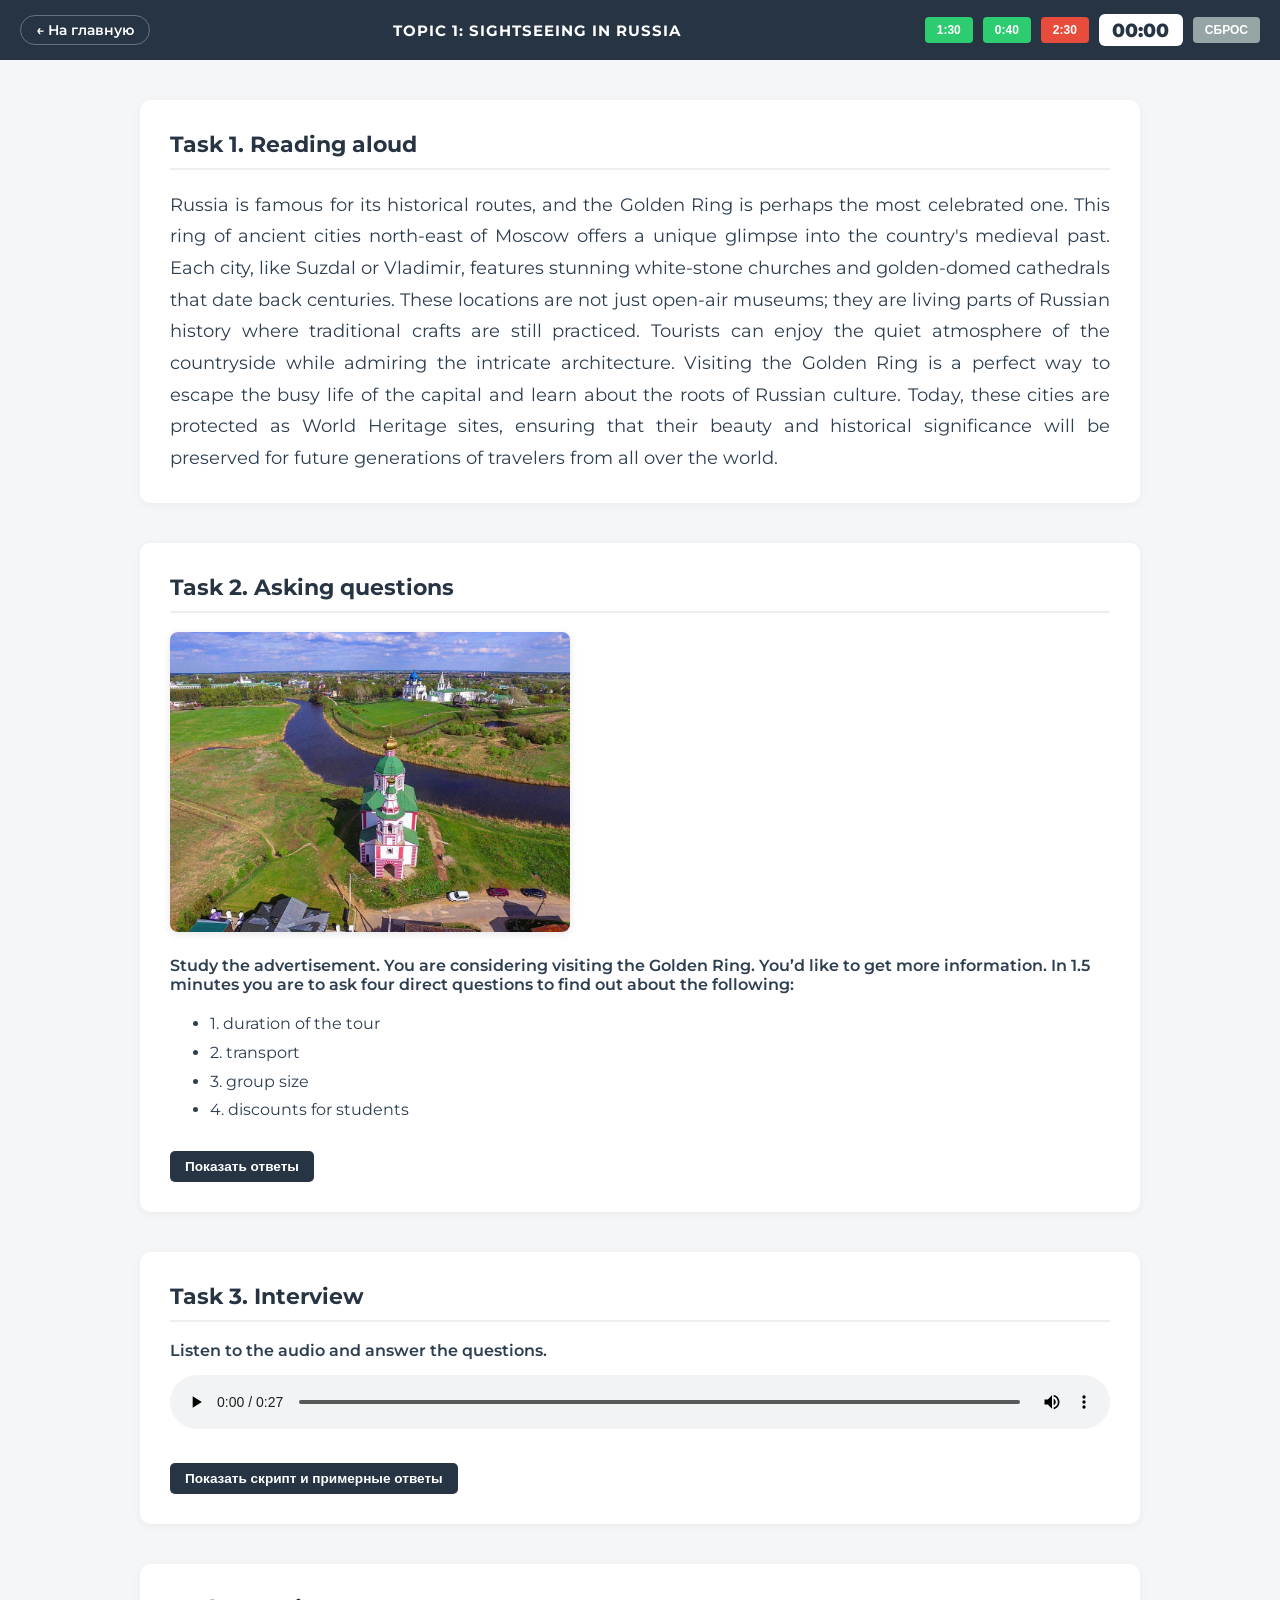
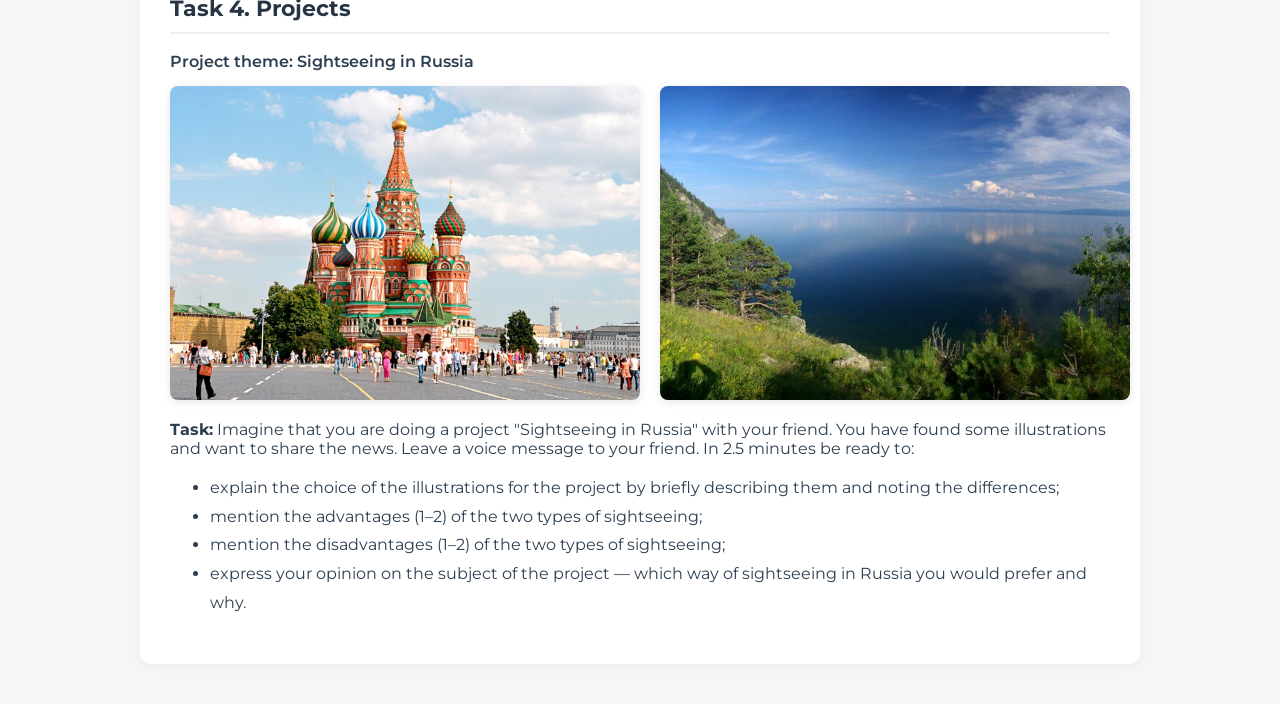
<file: topic1.html>
<!DOCTYPE html>
<html lang="ru">
<head>
    <meta charset="UTF-8">
    <meta name="viewport" content="width=device-width, initial-scale=1.0">
    <title>Topic 1: Sightseeing in Russia</title>
    <link href="https://fonts.googleapis.com/css2?family=Montserrat:wght@400;600;700;800&display=swap" rel="stylesheet">
    <style>
        :root {
            --header-bg: #273443;
            --bg-color: #f4f6f8;
            --text-main: #2c3e50;
            --btn-green: #2ecc71;
            --btn-red: #e74c3c;
            --btn-grey: #95a5a6;
        }

        body {
            font-family: 'Montserrat', sans-serif;
            background-color: var(--bg-color);
            margin: 0;
            padding: 0;
            color: var(--text-main);
            padding-top: 70px; /* Отступ для фиксированного хедера */
        }

        /* --- Header в точности как на скринах --- */
        .page-header {
            background-color: var(--header-bg);
            padding: 0 20px;
            display: flex;
            justify-content: space-between;
            align-items: center;
            position: fixed;
            top: 0;
            left: 0;
            right: 0;
            height: 60px;
            z-index: 1000;
        }

        .back-btn {
            color: white;
            text-decoration: none;
            padding: 6px 15px;
            border-radius: 20px;
            font-size: 0.85rem;
            font-weight: 600;
            border: 1px solid rgba(255,255,255,0.3);
            transition: 0.2s;
        }
        
        .back-btn:hover {
            background: rgba(255,255,255,0.1);
        }

        .header-title {
            color: white;
            font-weight: 700;
            font-size: 0.95rem;
            text-transform: uppercase;
            letter-spacing: 1px;
        }

        .timer-container {
            display: flex;
            align-items: center;
            gap: 10px;
        }

        .timer-box {
            background: white;
            color: var(--header-bg);
            padding: 4px 12px;
            border-radius: 6px;
            font-weight: 800;
            font-size: 1.2rem;
            min-width: 60px;
            text-align: center;
        }

        .timer-btn {
            border: none;
            border-radius: 4px;
            padding: 6px 12px;
            font-weight: 700;
            font-size: 0.75rem;
            cursor: pointer;
            color: white;
            text-transform: uppercase;
        }

        .btn-green { background-color: var(--btn-green); }
        .btn-red { background-color: var(--btn-red); }
        .btn-grey { background-color: var(--btn-grey); }

        /* --- Основной контент --- */
        .container {
            max-width: 1000px;
            margin: 30px auto;
            padding: 0 20px;
        }

        .task-section {
            background: white;
            border-radius: 10px;
            padding: 30px;
            margin-bottom: 40px;
            box-shadow: 0 2px 10px rgba(0,0,0,0.05);
        }

        h2 {
            margin-top: 0;
            font-size: 1.4rem;
            border-bottom: 2px solid #eee;
            padding-bottom: 10px;
            color: var(--header-bg);
        }

        .task-instruction {
            font-weight: 600;
            margin-bottom: 15px;
        }

        /* Task 1 */
        .reading-text {
            font-size: 1.1rem;
            line-height: 1.8;
            text-align: justify;
        }

        /* Task 2 & 4 Images */
        .img-container {
            margin-bottom: 20px;
        }
        .img-container img {
            max-width: 100%;
            border-radius: 8px;
            box-shadow: 0 2px 8px rgba(0,0,0,0.1);
        }

        /* Task 4 Dual Images */
        .dual-images {
            display: flex;
            gap: 20px;
            margin-bottom: 20px;
        }
        .dual-images img {
            width: 50%;
            object-fit: cover;
            border-radius: 8px;
            box-shadow: 0 2px 8px rgba(0,0,0,0.1);
        }

        /* Audio & Spoilers */
        audio {
            width: 100%;
            margin-bottom: 20px;
        }

        .spoiler-btn {
            background: var(--header-bg);
            color: white;
            border: none;
            padding: 8px 15px;
            border-radius: 5px;
            cursor: pointer;
            font-weight: 600;
            margin-top: 10px;
            font-size: 0.85rem;
        }

        .spoiler-content {
            display: none;
            background: #f8f9fa;
            border-left: 4px solid var(--btn-green);
            padding: 15px;
            margin-top: 10px;
            border-radius: 0 5px 5px 0;
        }

        .spoiler-content.active {
            display: block;
        }

        ul {
            line-height: 1.8;
        }

        .qa-block {
            margin-bottom: 20px;
        }
        .question {
            font-weight: 700;
            color: #2980b9;
        }
        .answer {
            margin-top: 5px;
            font-style: italic;
        }
    </style>
</head>
<body>

    <header class="page-header">
        <a href="index.html" class="back-btn">← На главную</a>
        <div class="header-title">TOPIC 1: SIGHTSEEING IN RUSSIA</div>
        <div class="timer-container">
            <button class="timer-btn btn-green" onclick="startTimer(90)">1:30</button>
            <button class="timer-btn btn-green" onclick="startTimer(40)">0:40</button>
            <button class="timer-btn btn-red" onclick="startTimer(150)">2:30</button>
            <div class="timer-box" id="time-display">00:00</div>
            <button class="timer-btn btn-grey" onclick="resetTimer()">СБРОС</button>
        </div>
    </header>

    <div class="container">

        <section class="task-section">
            <h2>Task 1. Reading aloud</h2>
            <div class="reading-text">
                Russia is famous for its historical routes, and the Golden Ring is perhaps the most celebrated one. This ring of ancient cities north-east of Moscow offers a unique glimpse into the country's medieval past. Each city, like Suzdal or Vladimir, features stunning white-stone churches and golden-domed cathedrals that date back centuries. These locations are not just open-air museums; they are living parts of Russian history where traditional crafts are still practiced. Tourists can enjoy the quiet atmosphere of the countryside while admiring the intricate architecture. Visiting the Golden Ring is a perfect way to escape the busy life of the capital and learn about the roots of Russian culture. Today, these cities are protected as World Heritage sites, ensuring that their beauty and historical significance will be preserved for future generations of travelers from all over the world.
            </div>
        </section>

        <section class="task-section">
            <h2>Task 2. Asking questions</h2>
            <div class="img-container">
                <img src="images/ts2/1.jpg" alt="The Golden Ring" style="max-width: 400px;">
            </div>
            <p class="task-instruction">Study the advertisement. You are considering visiting the Golden Ring. You’d like to get more information. In 1.5 minutes you are to ask four direct questions to find out about the following:</p>
            <ul>
                <li>1. duration of the tour</li>
                <li>2. transport</li>
                <li>3. group size</li>
                <li>4. discounts for students</li>
            </ul>
            <button class="spoiler-btn" onclick="toggleSpoiler('answers-t2')">Показать ответы</button>
            <div class="spoiler-content" id="answers-t2">
                <ol>
                    <li>How long does the tour last?</li>
                    <li>What kind of transport is provided?</li>
                    <li>How many people are there in the group? (Или: What is the group size?)</li>
                    <li>Are there any discounts for students?</li>
                </ol>
            </div>
        </section>

        <section class="task-section">
            <h2>Task 3. Interview</h2>
            <p class="task-instruction">Listen to the audio and answer the questions.</p>
            <audio controls src="images/ts3/1.mp3"></audio>
            
            <button class="spoiler-btn" onclick="toggleSpoiler('answers-t3')">Показать скрипт и примерные ответы</button>
            <div class="spoiler-content" id="answers-t3">
                <div class="qa-block">
                    <div class="question">1. What region of Russia do you live in? What is it famous for?</div>
                    <div class="answer">Actually, I live in the Oryol region. It is famous for its beautiful landscapes and its connection to great Russian writers like Turgenev.</div>
                </div>
                <div class="qa-block">
                    <div class="question">2. What are the most popular tourist destinations in your country?</div>
                    <div class="answer">The most popular places are definitely Moscow and Saint Petersburg because of their history. However, Lake Baikal and the Altai Mountains are also becoming very trendy for nature lovers.</div>
                </div>
                <div class="qa-block">
                    <div class="question">3. What historical landmarks in your city or region would you recommend visiting?</div>
                    <div class="answer">I’d recommend visiting the local parks and museums dedicated to our history. They offer a great atmosphere where you can learn about how people lived in the past.</div>
                </div>
                <div class="qa-block">
                    <div class="question">4. Why do you think some people prefer travelling abroad rather than within Russia?</div>
                    <div class="answer">I suppose they want to experience different cultures and climates. Also, sometimes flights to Europe or Asia can be cheaper than domestic flights to distant parts of Russia like Kamchatka.</div>
                </div>
                <div class="qa-block">
                    <div class="question">5. What would you say to a friend who is planning a trip to Russia for the first time?</div>
                    <div class="answer">I would advise them to prepare for the weather and learn some basic Russian phrases. Also, I’d suggest visiting both big cities and small traditional towns to see the real Russia.</div>
                </div>
            </div>
        </section>

        <section class="task-section">
            <h2>Task 4. Projects</h2>
            <p class="task-instruction">Project theme: Sightseeing in Russia</p>
            <div class="dual-images">
                <img src="images/ts4/2.jpg" alt="The Red Square in Moscow">
                <img src="images/ts4/3.jpg" alt="Lake Baikal in winter">
            </div>
            <p><strong>Task:</strong> Imagine that you are doing a project "Sightseeing in Russia" with your friend. You have found some illustrations and want to share the news. Leave a voice message to your friend. In 2.5 minutes be ready to:</p>
            <ul>
                <li>explain the choice of the illustrations for the project by briefly describing them and noting the differences;</li>
                <li>mention the advantages (1–2) of the two types of sightseeing;</li>
                <li>mention the disadvantages (1–2) of the two types of sightseeing;</li>
                <li>express your opinion on the subject of the project — which way of sightseeing in Russia you would prefer and why.</li>
            </ul>
        </section>

    </div>

    <script>
        let timerInterval;
        let timeLeft = 0;
        const display = document.getElementById('time-display');

        function updateDisplay() {
            let m = Math.floor(timeLeft / 60);
            let s = timeLeft % 60;
            display.textContent = `${m < 10 ? '0' : ''}${m}:${s < 10 ? '0' : ''}${s}`;
            
            if (timeLeft <= 10 && timeLeft > 0) {
                display.style.color = '#e74c3c'; // Красный цвет на последних 10 секундах
            } else {
                display.style.color = '#273443';
            }
        }

        function startTimer(seconds) {
            clearInterval(timerInterval);
            timeLeft = seconds;
            updateDisplay();

            timerInterval = setInterval(() => {
                if (timeLeft > 0) {
                    timeLeft--;
                    updateDisplay();
                } else {
                    clearInterval(timerInterval);
                }
            }, 1000);
        }

        function resetTimer() {
            clearInterval(timerInterval);
            timeLeft = 0;
            updateDisplay();
        }

        function toggleSpoiler(id) {
            const content = document.getElementById(id);
            if (content.classList.contains('active')) {
                content.classList.remove('active');
            } else {
                content.classList.add('active');
            }
        }
    </script>
</body>
</html>
</file>
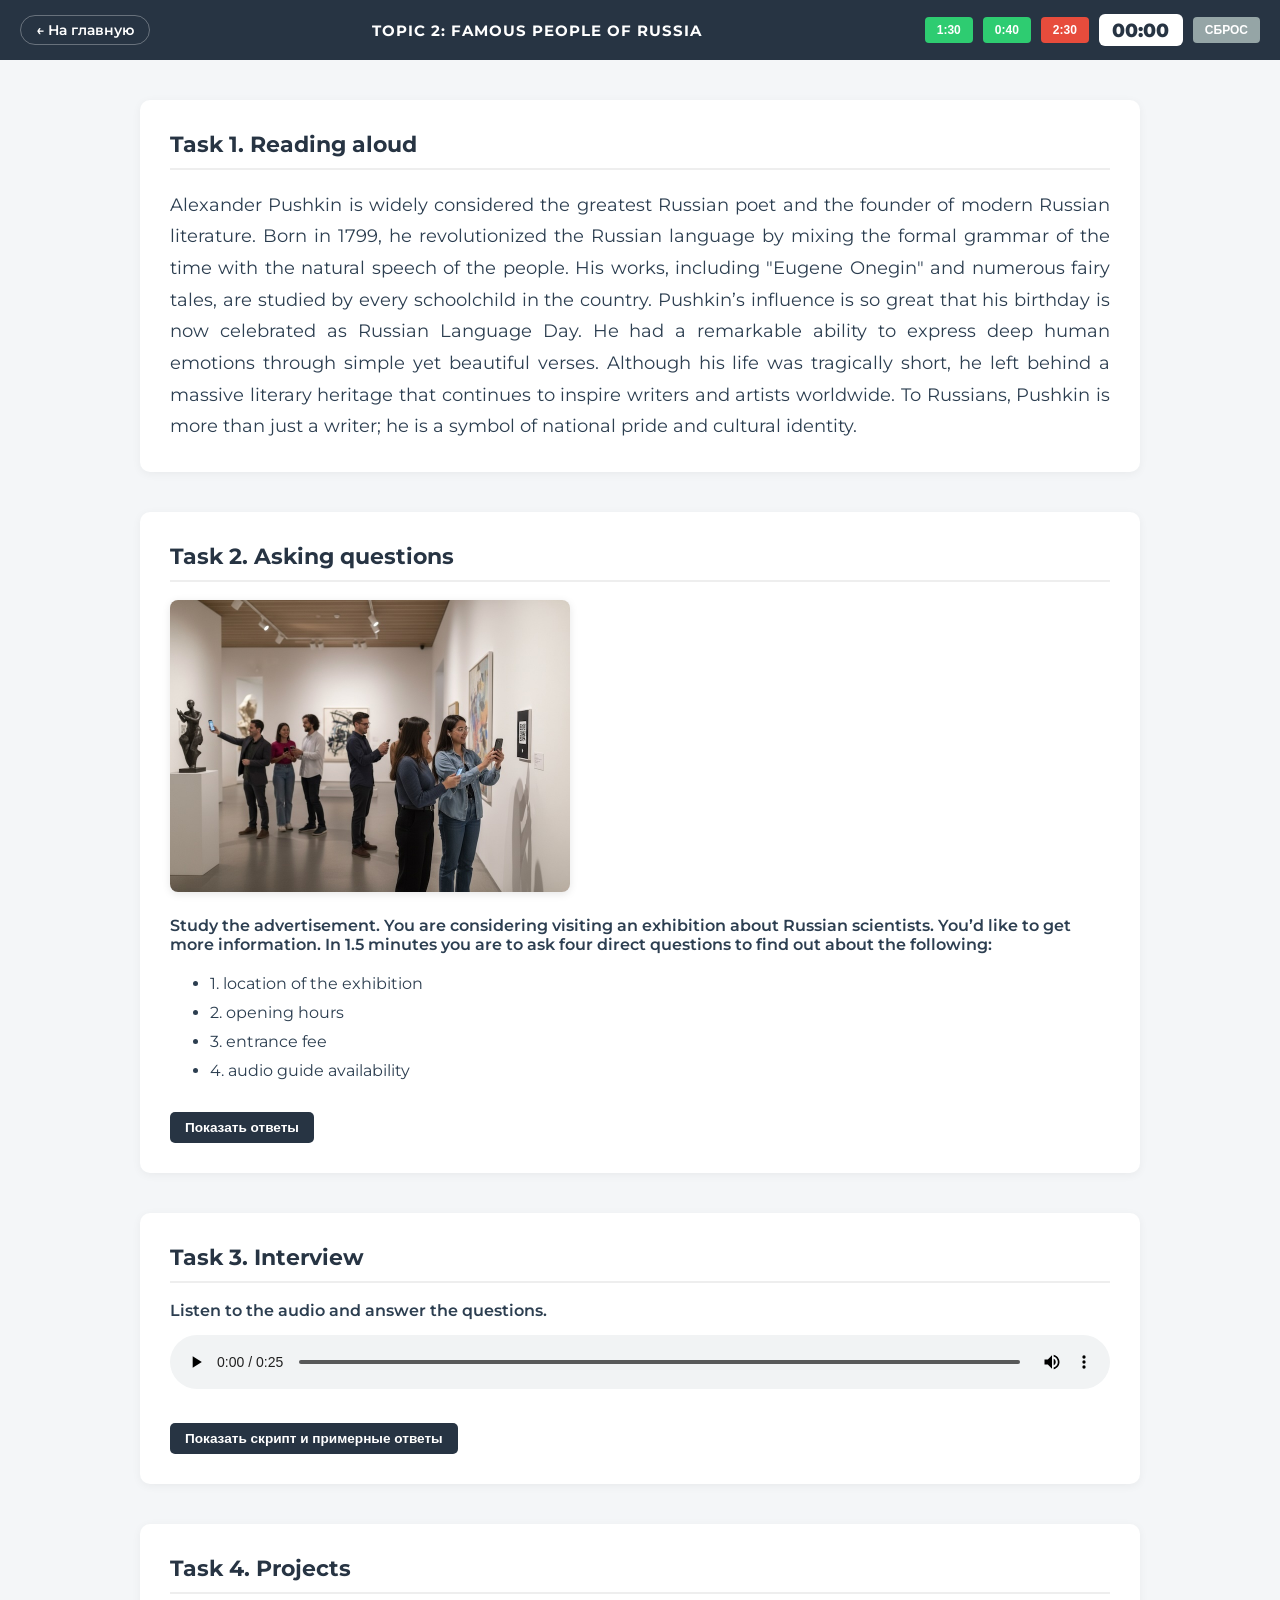
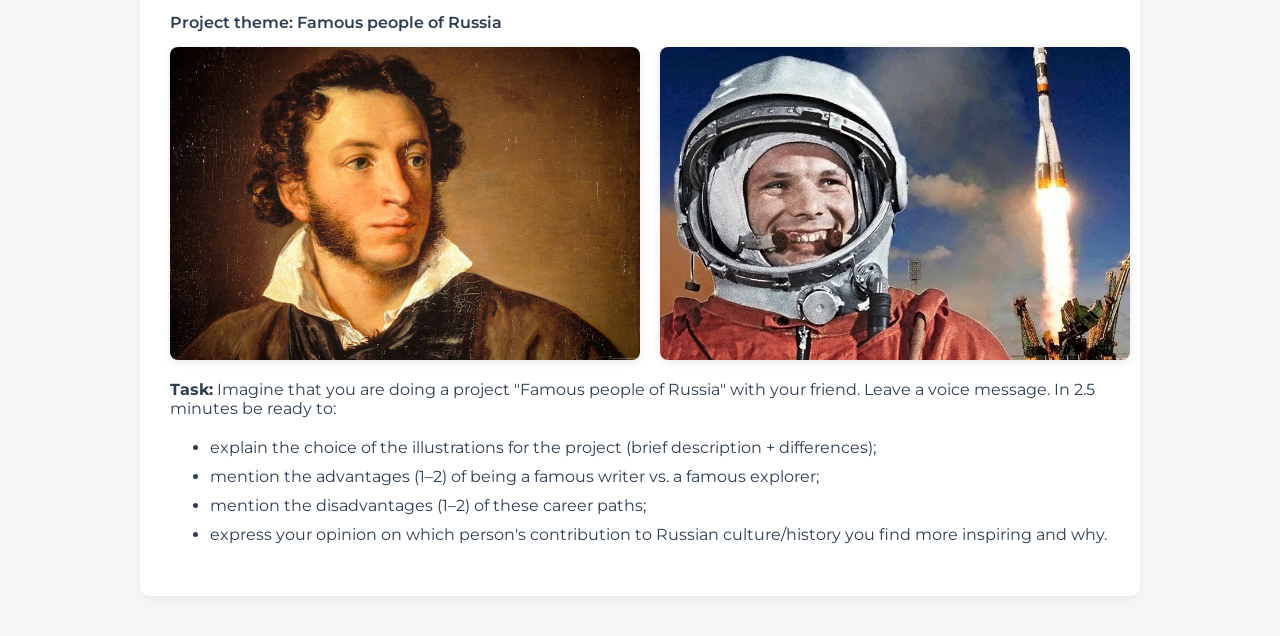
<file: topic2.html>
<!DOCTYPE html>
<html lang="ru">
<head>
    <meta charset="UTF-8">
    <meta name="viewport" content="width=device-width, initial-scale=1.0">
    <title>Topic 2: Famous People of Russia</title>
    <link href="https://fonts.googleapis.com/css2?family=Montserrat:wght@400;600;700;800&display=swap" rel="stylesheet">
    <style>
        :root {
            --header-bg: #273443;
            --bg-color: #f4f6f8;
            --text-main: #2c3e50;
            --btn-green: #2ecc71;
            --btn-red: #e74c3c;
            --btn-grey: #95a5a6;
        }

        body {
            font-family: 'Montserrat', sans-serif;
            background-color: var(--bg-color);
            margin: 0;
            padding: 0;
            color: var(--text-main);
            padding-top: 70px; /* Отступ для фиксированного хедера */
        }

        /* --- Header --- */
        .page-header {
            background-color: var(--header-bg);
            padding: 0 20px;
            display: flex;
            justify-content: space-between;
            align-items: center;
            position: fixed;
            top: 0;
            left: 0;
            right: 0;
            height: 60px;
            z-index: 1000;
        }

        .back-btn {
            color: white;
            text-decoration: none;
            padding: 6px 15px;
            border-radius: 20px;
            font-size: 0.85rem;
            font-weight: 600;
            border: 1px solid rgba(255,255,255,0.3);
            transition: 0.2s;
        }
        
        .back-btn:hover {
            background: rgba(255,255,255,0.1);
        }

        .header-title {
            color: white;
            font-weight: 700;
            font-size: 0.95rem;
            text-transform: uppercase;
            letter-spacing: 1px;
        }

        .timer-container {
            display: flex;
            align-items: center;
            gap: 10px;
        }

        .timer-box {
            background: white;
            color: var(--header-bg);
            padding: 4px 12px;
            border-radius: 6px;
            font-weight: 800;
            font-size: 1.2rem;
            min-width: 60px;
            text-align: center;
        }

        .timer-btn {
            border: none;
            border-radius: 4px;
            padding: 6px 12px;
            font-weight: 700;
            font-size: 0.75rem;
            cursor: pointer;
            color: white;
            text-transform: uppercase;
        }

        .btn-green { background-color: var(--btn-green); }
        .btn-red { background-color: var(--btn-red); }
        .btn-grey { background-color: var(--btn-grey); }

        /* --- Основной контент --- */
        .container {
            max-width: 1000px;
            margin: 30px auto;
            padding: 0 20px;
        }

        .task-section {
            background: white;
            border-radius: 10px;
            padding: 30px;
            margin-bottom: 40px;
            box-shadow: 0 2px 10px rgba(0,0,0,0.05);
        }

        h2 {
            margin-top: 0;
            font-size: 1.4rem;
            border-bottom: 2px solid #eee;
            padding-bottom: 10px;
            color: var(--header-bg);
        }

        .task-instruction {
            font-weight: 600;
            margin-bottom: 15px;
        }

        /* Task 1 */
        .reading-text {
            font-size: 1.1rem;
            line-height: 1.8;
            text-align: justify;
        }

        /* Task 2 & 4 Images */
        .img-container {
            margin-bottom: 20px;
        }
        .img-container img {
            max-width: 100%;
            border-radius: 8px;
            box-shadow: 0 2px 8px rgba(0,0,0,0.1);
        }

        /* Task 4 Dual Images */
        .dual-images {
            display: flex;
            gap: 20px;
            margin-bottom: 20px;
        }
        .dual-images img {
            width: 50%;
            object-fit: cover;
            border-radius: 8px;
            box-shadow: 0 2px 8px rgba(0,0,0,0.1);
        }

        /* Audio & Spoilers */
        audio {
            width: 100%;
            margin-bottom: 20px;
        }

        .spoiler-btn {
            background: var(--header-bg);
            color: white;
            border: none;
            padding: 8px 15px;
            border-radius: 5px;
            cursor: pointer;
            font-weight: 600;
            margin-top: 10px;
            font-size: 0.85rem;
        }

        .spoiler-content {
            display: none;
            background: #f8f9fa;
            border-left: 4px solid var(--btn-green);
            padding: 15px;
            margin-top: 10px;
            border-radius: 0 5px 5px 0;
        }

        .spoiler-content.active {
            display: block;
        }

        ul {
            line-height: 1.8;
        }

        .qa-block {
            margin-bottom: 20px;
        }
        .question {
            font-weight: 700;
            color: #2980b9;
        }
        .answer {
            margin-top: 5px;
            font-style: italic;
        }
    </style>
</head>
<body>

    <header class="page-header">
        <a href="index.html" class="back-btn">← На главную</a>
        <div class="header-title">TOPIC 2: FAMOUS PEOPLE OF RUSSIA</div>
        <div class="timer-container">
            <button class="timer-btn btn-green" onclick="startTimer(90)">1:30</button>
            <button class="timer-btn btn-green" onclick="startTimer(40)">0:40</button>
            <button class="timer-btn btn-red" onclick="startTimer(150)">2:30</button>
            <div class="timer-box" id="time-display">00:00</div>
            <button class="timer-btn btn-grey" onclick="resetTimer()">СБРОС</button>
        </div>
    </header>

    <div class="container">

        <section class="task-section">
            <h2>Task 1. Reading aloud</h2>
            <div class="reading-text">
                Alexander Pushkin is widely considered the greatest Russian poet and the founder of modern Russian literature. Born in 1799, he revolutionized the Russian language by mixing the formal grammar of the time with the natural speech of the people. His works, including "Eugene Onegin" and numerous fairy tales, are studied by every schoolchild in the country. Pushkin’s influence is so great that his birthday is now celebrated as Russian Language Day. He had a remarkable ability to express deep human emotions through simple yet beautiful verses. Although his life was tragically short, he left behind a massive literary heritage that continues to inspire writers and artists worldwide. To Russians, Pushkin is more than just a writer; he is a symbol of national pride and cultural identity.
            </div>
        </section>

        <section class="task-section">
            <h2>Task 2. Asking questions</h2>
            <div class="img-container">
                <img src="images/ts2/2.jpg" alt="Exhibition about Russian scientists" style="max-width: 400px;">
            </div>
            <p class="task-instruction">Study the advertisement. You are considering visiting an exhibition about Russian scientists. You’d like to get more information. In 1.5 minutes you are to ask four direct questions to find out about the following:</p>
            <ul>
                <li>1. location of the exhibition</li>
                <li>2. opening hours</li>
                <li>3. entrance fee</li>
                <li>4. audio guide availability</li>
            </ul>
            <button class="spoiler-btn" onclick="toggleSpoiler('answers-t2')">Показать ответы</button>
            <div class="spoiler-content" id="answers-t2">
                <ol>
                    <li>Where is the exhibition located?</li>
                    <li>What are the opening hours?</li>
                    <li>How much is the entrance fee? (Или: What is the entrance fee?)</li>
                    <li>Is an audio guide available?</li>
                </ol>
            </div>
        </section>

        <section class="task-section">
            <h2>Task 3. Interview</h2>
            <p class="task-instruction">Listen to the audio and answer the questions.</p>
            <audio controls src="images/ts3/2.mp3"></audio>
            
            <button class="spoiler-btn" onclick="toggleSpoiler('answers-t3')">Показать скрипт и примерные ответы</button>
            <div class="spoiler-content" id="answers-t3">
                <div class="qa-block">
                    <div class="question">1. Who is the most famous person from your home region?</div>
                    <div class="answer">As I’ve mentioned, my region is linked to Ivan Turgenev. He was a world-famous writer whose books are still studied in schools today.</div>
                </div>
                <div class="qa-block">
                    <div class="question">2. In your opinion, which Russian scientist or inventor has changed the world?</div>
                    <div class="answer">I believe it’s Dmitry Mendeleev. His Periodic Table is the foundation of modern chemistry, and without it, many scientific discoveries wouldn't have happened.</div>
                </div>
                <div class="qa-block">
                    <div class="question">3. What Russian athletes or sports figures are you proud of?</div>
                    <div class="answer">I’m proud of our figure skaters because they always show incredible results. Their discipline and hard work are a great example for young people.</div>
                </div>
                <div class="qa-block">
                    <div class="question">4. Do you think it is easy to be a famous person nowadays? Why?</div>
                    <div class="answer">I don't think so, because famous people are always under pressure from social media. Every mistake they make is discussed by everyone, so it must be very stressful.</div>
                </div>
                <div class="qa-block">
                    <div class="question">5. What field would you like to become famous in, and why?</div>
                    <div class="answer">To be honest, I haven't decided yet, but I'm interested in linguistics and education. I’d like to be known for helping people learn languages effectively.</div>
                </div>
            </div>
        </section>

        <section class="task-section">
            <h2>Task 4. Projects</h2>
            <p class="task-instruction">Project theme: Famous people of Russia</p>
            <div class="dual-images">
                <img src="images/ts4/4.jpg" alt="Alexander Pushkin (portrait)">
                <img src="images/ts4/5.jpg" alt="Yuri Gagarin in a spacesuit">
            </div>
            <p><strong>Task:</strong> Imagine that you are doing a project "Famous people of Russia" with your friend. Leave a voice message. In 2.5 minutes be ready to:</p>
            <ul>
                <li>explain the choice of the illustrations for the project (brief description + differences);</li>
                <li>mention the advantages (1–2) of being a famous writer vs. a famous explorer;</li>
                <li>mention the disadvantages (1–2) of these career paths;</li>
                <li>express your opinion on which person's contribution to Russian culture/history you find more inspiring and why.</li>
            </ul>
        </section>

    </div>

    <script>
        let timerInterval;
        let timeLeft = 0;
        const display = document.getElementById('time-display');

        function updateDisplay() {
            let m = Math.floor(timeLeft / 60);
            let s = timeLeft % 60;
            display.textContent = `${m < 10 ? '0' : ''}${m}:${s < 10 ? '0' : ''}${s}`;
            
            if (timeLeft <= 10 && timeLeft > 0) {
                display.style.color = '#e74c3c';
            } else {
                display.style.color = '#273443';
            }
        }

        function startTimer(seconds) {
            clearInterval(timerInterval);
            timeLeft = seconds;
            updateDisplay();

            timerInterval = setInterval(() => {
                if (timeLeft > 0) {
                    timeLeft--;
                    updateDisplay();
                } else {
                    clearInterval(timerInterval);
                }
            }, 1000);
        }

        function resetTimer() {
            clearInterval(timerInterval);
            timeLeft = 0;
            updateDisplay();
        }

        function toggleSpoiler(id) {
            const content = document.getElementById(id);
            if (content.classList.contains('active')) {
                content.classList.remove('active');
            } else {
                content.classList.add('active');
            }
        }
    </script>
</body>
</html>
</file>
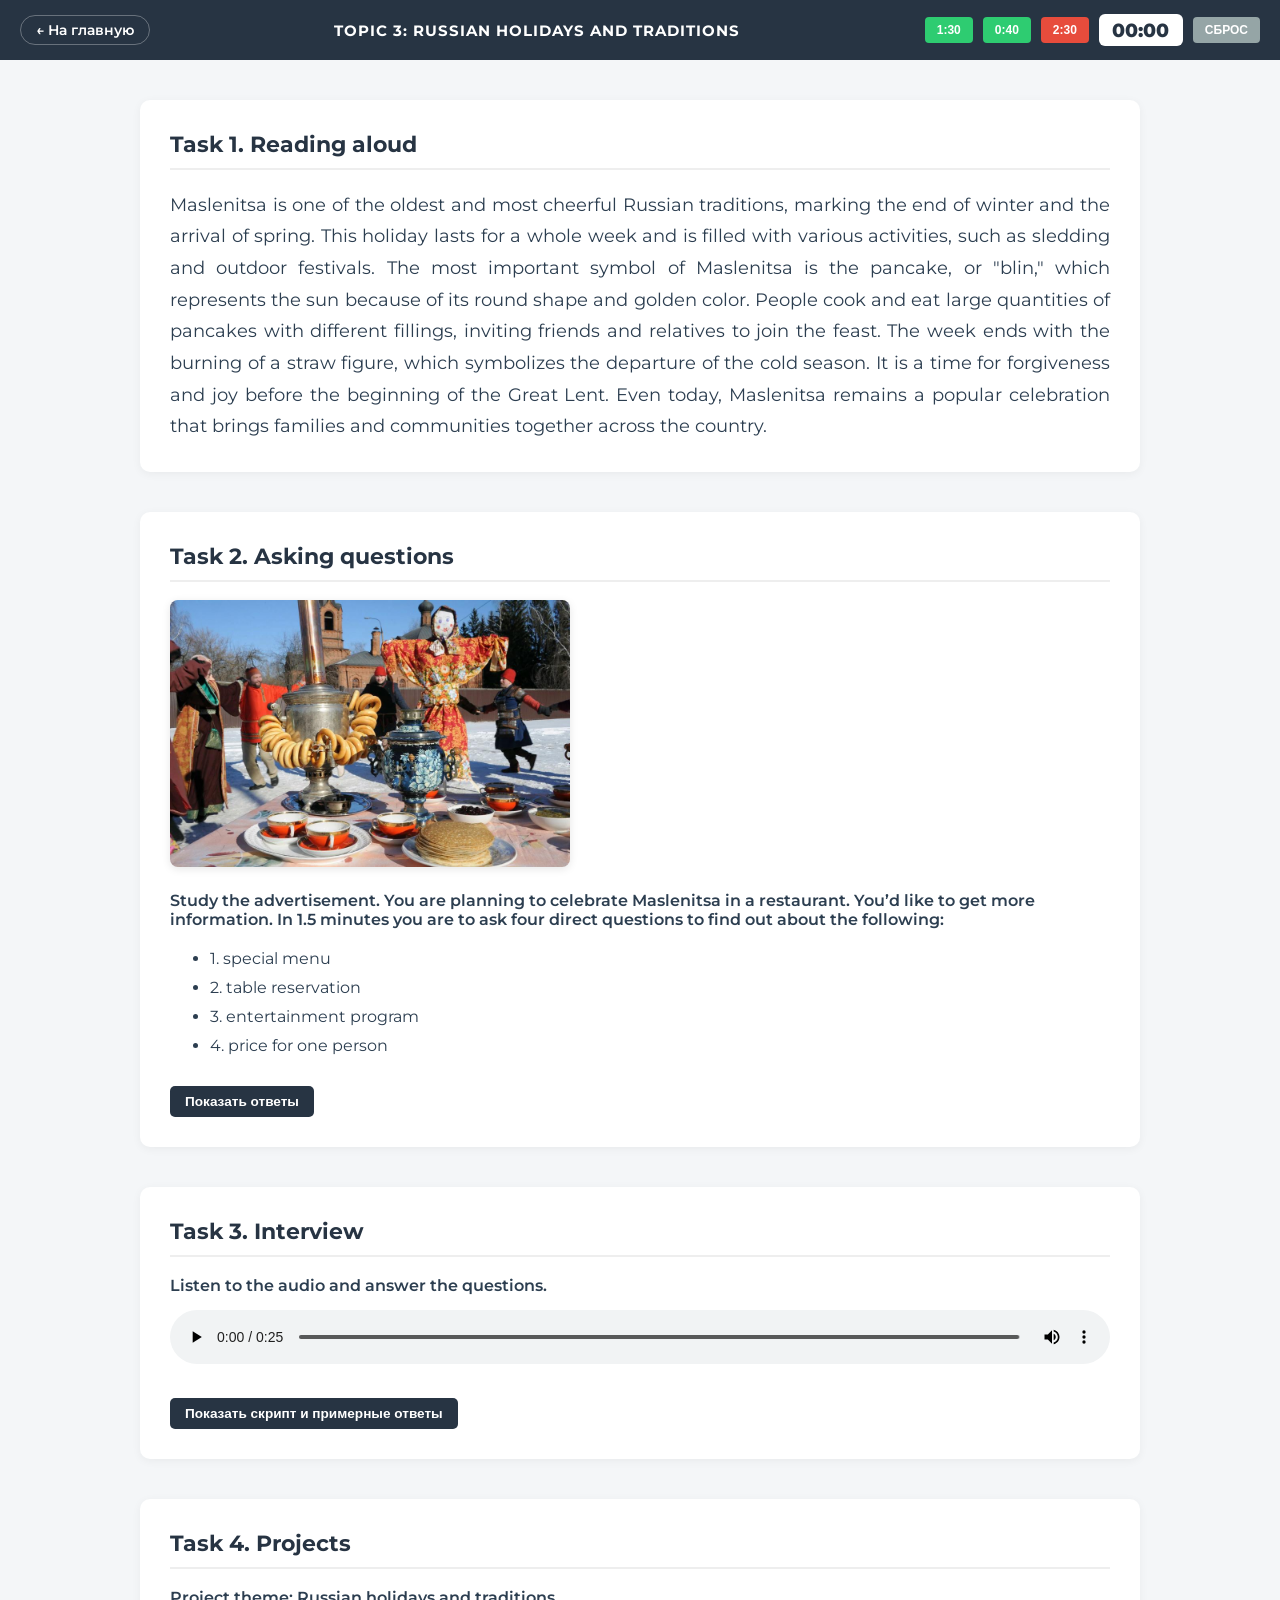
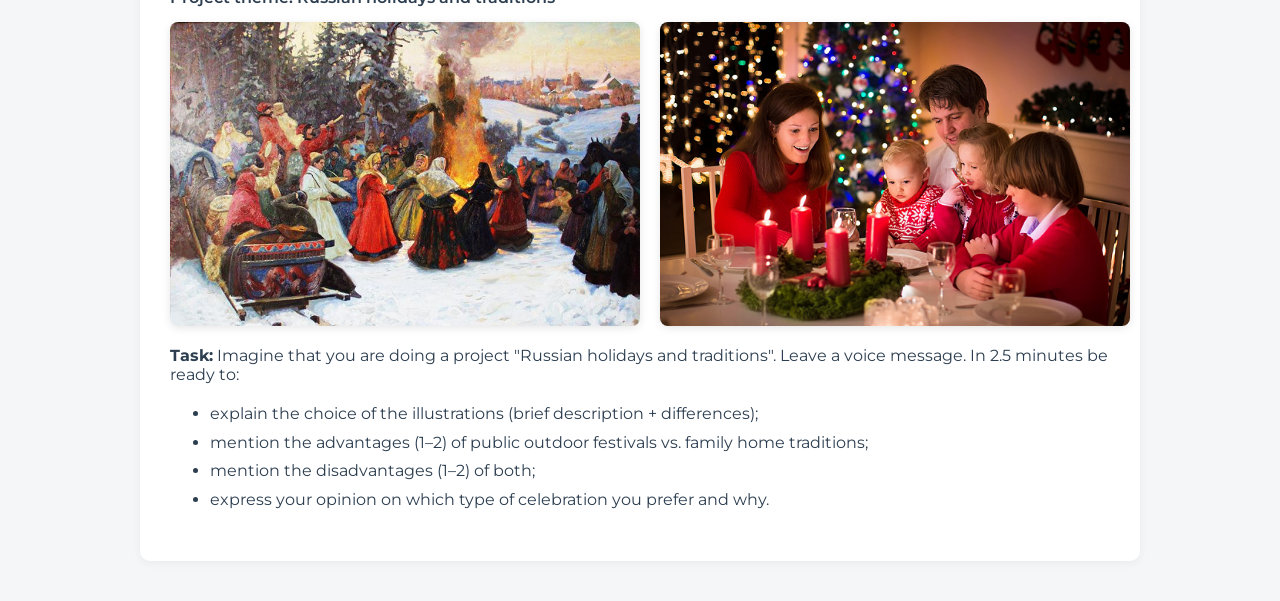
<file: topic3.html>
<!DOCTYPE html>
<html lang="ru">
<head>
    <meta charset="UTF-8">
    <meta name="viewport" content="width=device-width, initial-scale=1.0">
    <title>Topic 3: Russian Holidays and Traditions</title>
    <link href="https://fonts.googleapis.com/css2?family=Montserrat:wght@400;600;700;800&display=swap" rel="stylesheet">
    <style>
        :root {
            --header-bg: #273443;
            --bg-color: #f4f6f8;
            --text-main: #2c3e50;
            --btn-green: #2ecc71;
            --btn-red: #e74c3c;
            --btn-grey: #95a5a6;
        }

        body {
            font-family: 'Montserrat', sans-serif;
            background-color: var(--bg-color);
            margin: 0;
            padding: 0;
            color: var(--text-main);
            padding-top: 70px;
        }

        .page-header {
            background-color: var(--header-bg);
            padding: 0 20px;
            display: flex;
            justify-content: space-between;
            align-items: center;
            position: fixed;
            top: 0;
            left: 0;
            right: 0;
            height: 60px;
            z-index: 1000;
        }

        .back-btn {
            color: white;
            text-decoration: none;
            padding: 6px 15px;
            border-radius: 20px;
            font-size: 0.85rem;
            font-weight: 600;
            border: 1px solid rgba(255,255,255,0.3);
            transition: 0.2s;
        }
        
        .back-btn:hover { background: rgba(255,255,255,0.1); }

        .header-title {
            color: white;
            font-weight: 700;
            font-size: 0.95rem;
            text-transform: uppercase;
            letter-spacing: 1px;
        }

        .timer-container {
            display: flex;
            align-items: center;
            gap: 10px;
        }

        .timer-box {
            background: white;
            color: var(--header-bg);
            padding: 4px 12px;
            border-radius: 6px;
            font-weight: 800;
            font-size: 1.2rem;
            min-width: 60px;
            text-align: center;
        }

        .timer-btn {
            border: none;
            border-radius: 4px;
            padding: 6px 12px;
            font-weight: 700;
            font-size: 0.75rem;
            cursor: pointer;
            color: white;
            text-transform: uppercase;
        }

        .btn-green { background-color: var(--btn-green); }
        .btn-red { background-color: var(--btn-red); }
        .btn-grey { background-color: var(--btn-grey); }

        .container {
            max-width: 1000px;
            margin: 30px auto;
            padding: 0 20px;
        }

        .task-section {
            background: white;
            border-radius: 10px;
            padding: 30px;
            margin-bottom: 40px;
            box-shadow: 0 2px 10px rgba(0,0,0,0.05);
        }

        h2 {
            margin-top: 0;
            font-size: 1.4rem;
            border-bottom: 2px solid #eee;
            padding-bottom: 10px;
            color: var(--header-bg);
        }

        .task-instruction {
            font-weight: 600;
            margin-bottom: 15px;
        }

        .reading-text {
            font-size: 1.1rem;
            line-height: 1.8;
            text-align: justify;
        }

        .img-container { margin-bottom: 20px; }
        .img-container img {
            max-width: 100%;
            border-radius: 8px;
            box-shadow: 0 2px 8px rgba(0,0,0,0.1);
        }

        .dual-images {
            display: flex;
            gap: 20px;
            margin-bottom: 20px;
        }
        .dual-images img {
            width: 50%;
            object-fit: cover;
            border-radius: 8px;
            box-shadow: 0 2px 8px rgba(0,0,0,0.1);
        }

        audio { width: 100%; margin-bottom: 20px; }

        .spoiler-btn {
            background: var(--header-bg);
            color: white;
            border: none;
            padding: 8px 15px;
            border-radius: 5px;
            cursor: pointer;
            font-weight: 600;
            margin-top: 10px;
            font-size: 0.85rem;
        }

        .spoiler-content {
            display: none;
            background: #f8f9fa;
            border-left: 4px solid var(--btn-green);
            padding: 15px;
            margin-top: 10px;
            border-radius: 0 5px 5px 0;
        }

        .spoiler-content.active { display: block; }

        ul { line-height: 1.8; }

        .qa-block { margin-bottom: 20px; }
        .question { font-weight: 700; color: #2980b9; }
        .answer { margin-top: 5px; font-style: italic; }
    </style>
</head>
<body>

    <header class="page-header">
        <a href="index.html" class="back-btn">← На главную</a>
        <div class="header-title">TOPIC 3: RUSSIAN HOLIDAYS AND TRADITIONS</div>
        <div class="timer-container">
            <button class="timer-btn btn-green" onclick="startTimer(90)">1:30</button>
            <button class="timer-btn btn-green" onclick="startTimer(40)">0:40</button>
            <button class="timer-btn btn-red" onclick="startTimer(150)">2:30</button>
            <div class="timer-box" id="time-display">00:00</div>
            <button class="timer-btn btn-grey" onclick="resetTimer()">СБРОС</button>
        </div>
    </header>

    <div class="container">

        <section class="task-section">
            <h2>Task 1. Reading aloud</h2>
            <div class="reading-text">
                Maslenitsa is one of the oldest and most cheerful Russian traditions, marking the end of winter and the arrival of spring. This holiday lasts for a whole week and is filled with various activities, such as sledding and outdoor festivals. The most important symbol of Maslenitsa is the pancake, or "blin," which represents the sun because of its round shape and golden color. People cook and eat large quantities of pancakes with different fillings, inviting friends and relatives to join the feast. The week ends with the burning of a straw figure, which symbolizes the departure of the cold season. It is a time for forgiveness and joy before the beginning of the Great Lent. Even today, Maslenitsa remains a popular celebration that brings families and communities together across the country.
            </div>
        </section>

        <section class="task-section">
            <h2>Task 2. Asking questions</h2>
            <div class="img-container">
                <img src="images/ts2/3.jpg" alt="Maslenitsa in a restaurant" style="max-width: 400px;">
            </div>
            <p class="task-instruction">Study the advertisement. You are planning to celebrate Maslenitsa in a restaurant. You’d like to get more information. In 1.5 minutes you are to ask four direct questions to find out about the following:</p>
            <ul>
                <li>1. special menu</li>
                <li>2. table reservation</li>
                <li>3. entertainment program</li>
                <li>4. price for one person</li>
            </ul>
            <button class="spoiler-btn" onclick="toggleSpoiler('answers-t2')">Показать ответы</button>
            <div class="spoiler-content" id="answers-t2">
                <ol>
                    <li>Do you have a special menu?</li>
                    <li>Can I make a table reservation?</li>
                    <li>What kind of entertainment program do you offer?</li>
                    <li>What is the price for one person?</li>
                </ol>
            </div>
        </section>

        <section class="task-section">
            <h2>Task 3. Interview</h2>
            <p class="task-instruction">Listen to the audio and answer the questions.</p>
            <audio controls src="images/ts3/3.mp3"></audio>
            
            <button class="spoiler-btn" onclick="toggleSpoiler('answers-t3')">Показать скрипт и примерные ответы</button>
            <div class="spoiler-content" id="answers-t3">
                <div class="qa-block">
                    <div class="question">1. What is the most important holiday for your family?</div>
                    <div class="answer">The most important one is New Year’s Eve. We always gather together, prepare special food, and exchange gifts at midnight.</div>
                </div>
                <div class="qa-block">
                    <div class="question">2. How do people usually celebrate Maslenitsa in Russia?</div>
                    <div class="answer">People usually cook pancakes, which symbolize the sun, and take part in outdoor activities. At the end of the week, they often burn a straw effigy to say goodbye to winter.</div>
                </div>
                <div class="qa-block">
                    <div class="question">3. What traditional Russian food do you usually have during holidays?</div>
                    <div class="answer">We often have salads like "Olivier" or "Shuba." Also, my family likes traditional pies with different fillings like cabbage or meat.</div>
                </div>
                <div class="qa-block">
                    <div class="question">4. Why do you think it’s important to remember your roots and traditions?</div>
                    <div class="answer">It’s vital because traditions give us a sense of belonging. They connect us to our ancestors and help keep our unique culture alive in a globalized world.</div>
                </div>
                <div class="qa-block">
                    <div class="question">5. If you could create a new public holiday, what would it be?</div>
                    <div class="answer">I would create a "Psychology Day" where people could focus on their mental health. It would be a day to rest, reflect, and learn how to manage stress.</div>
                </div>
            </div>
        </section>

        <section class="task-section">
            <h2>Task 4. Projects</h2>
            <p class="task-instruction">Project theme: Russian holidays and traditions</p>
            <div class="dual-images">
                <img src="images/ts4/6.jpg" alt="Maslenitsa festival outdoor">
                <img src="images/ts4/7.jpg" alt="Family festive table">
            </div>
            <p><strong>Task:</strong> Imagine that you are doing a project "Russian holidays and traditions". Leave a voice message. In 2.5 minutes be ready to:</p>
            <ul>
                <li>explain the choice of the illustrations (brief description + differences);</li>
                <li>mention the advantages (1–2) of public outdoor festivals vs. family home traditions;</li>
                <li>mention the disadvantages (1–2) of both;</li>
                <li>express your opinion on which type of celebration you prefer and why.</li>
            </ul>
        </section>

    </div>

    <script>
        let timerInterval;
        let timeLeft = 0;
        const display = document.getElementById('time-display');

        function updateDisplay() {
            let m = Math.floor(timeLeft / 60);
            let s = timeLeft % 60;
            display.textContent = `${m < 10 ? '0' : ''}${m}:${s < 10 ? '0' : ''}${s}`;
            if (timeLeft <= 10 && timeLeft > 0) display.style.color = '#e74c3c';
            else display.style.color = '#273443';
        }

        function startTimer(seconds) {
            clearInterval(timerInterval);
            timeLeft = seconds;
            updateDisplay();
            timerInterval = setInterval(() => {
                if (timeLeft > 0) { timeLeft--; updateDisplay(); }
                else clearInterval(timerInterval);
            }, 1000);
        }

        function resetTimer() {
            clearInterval(timerInterval);
            timeLeft = 0;
            updateDisplay();
        }

        function toggleSpoiler(id) {
            document.getElementById(id).classList.toggle('active');
        }
    </script>
</body>
</html>
</file>
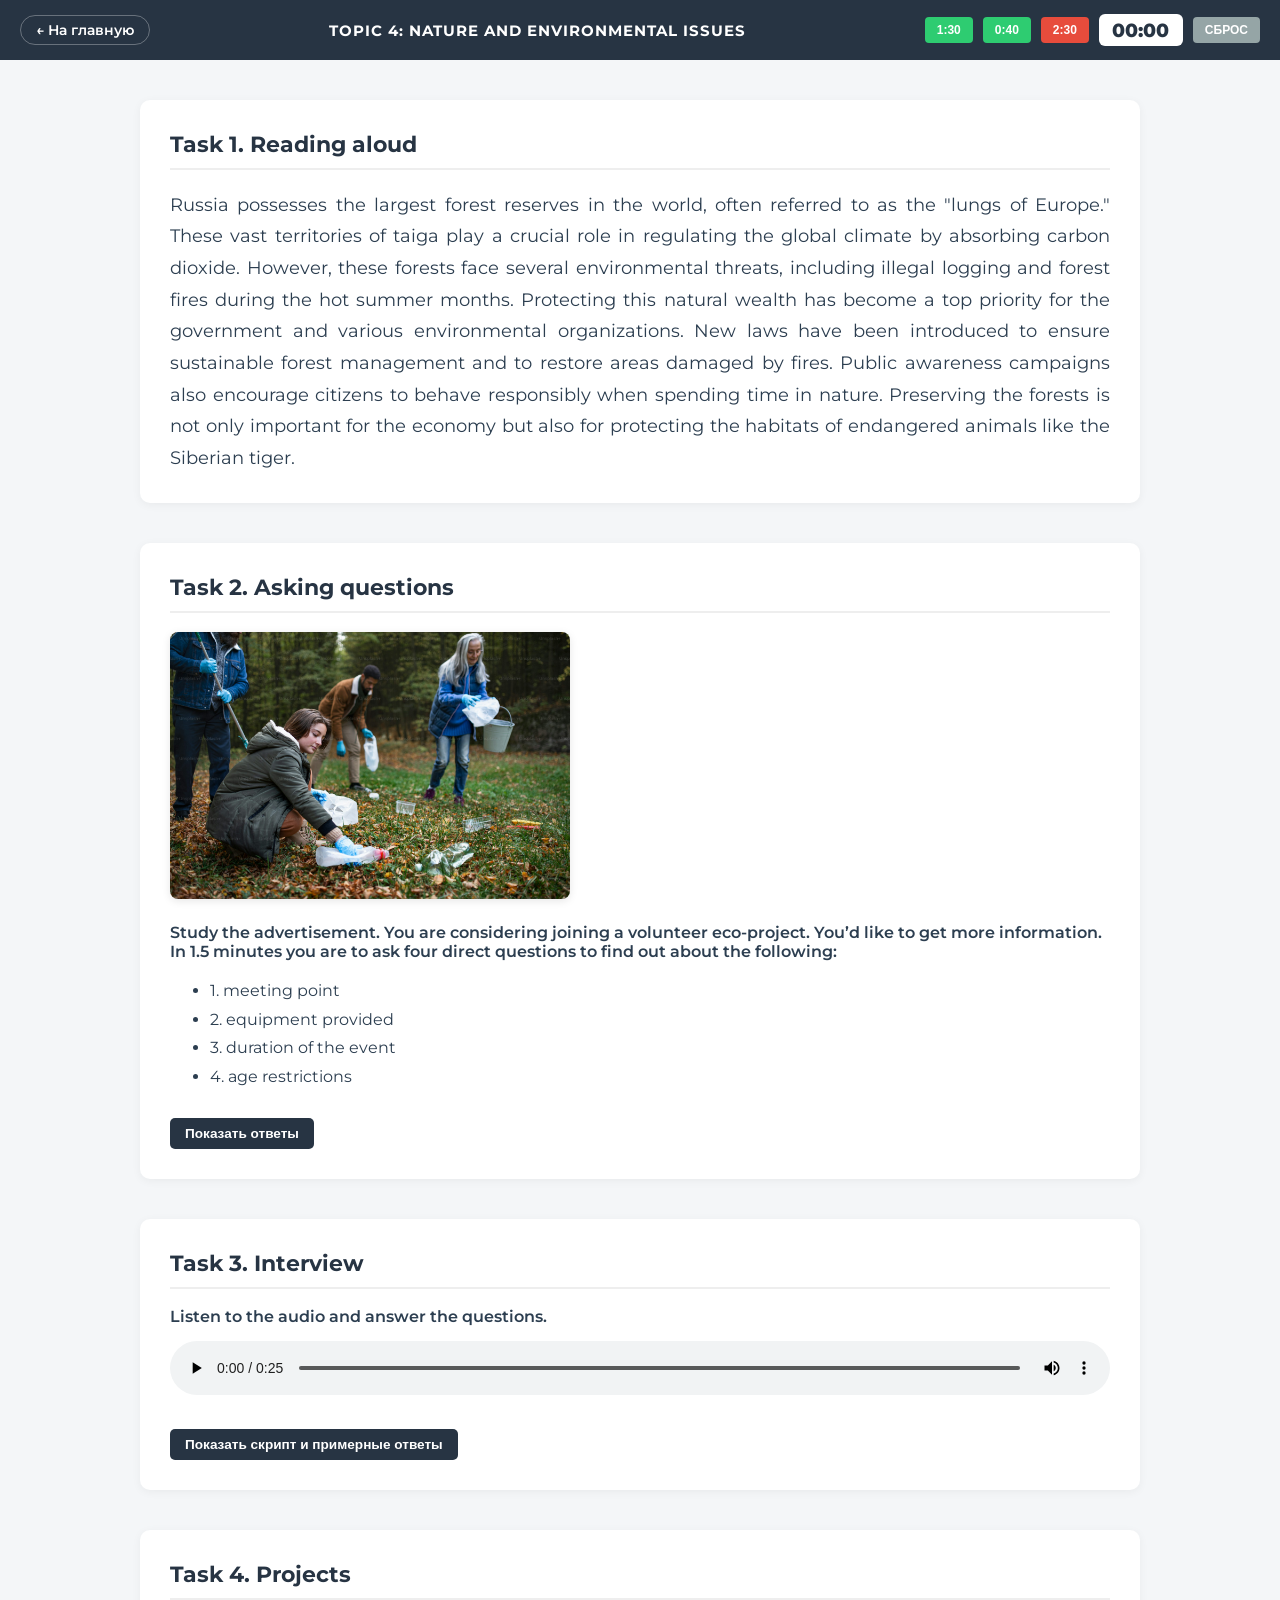
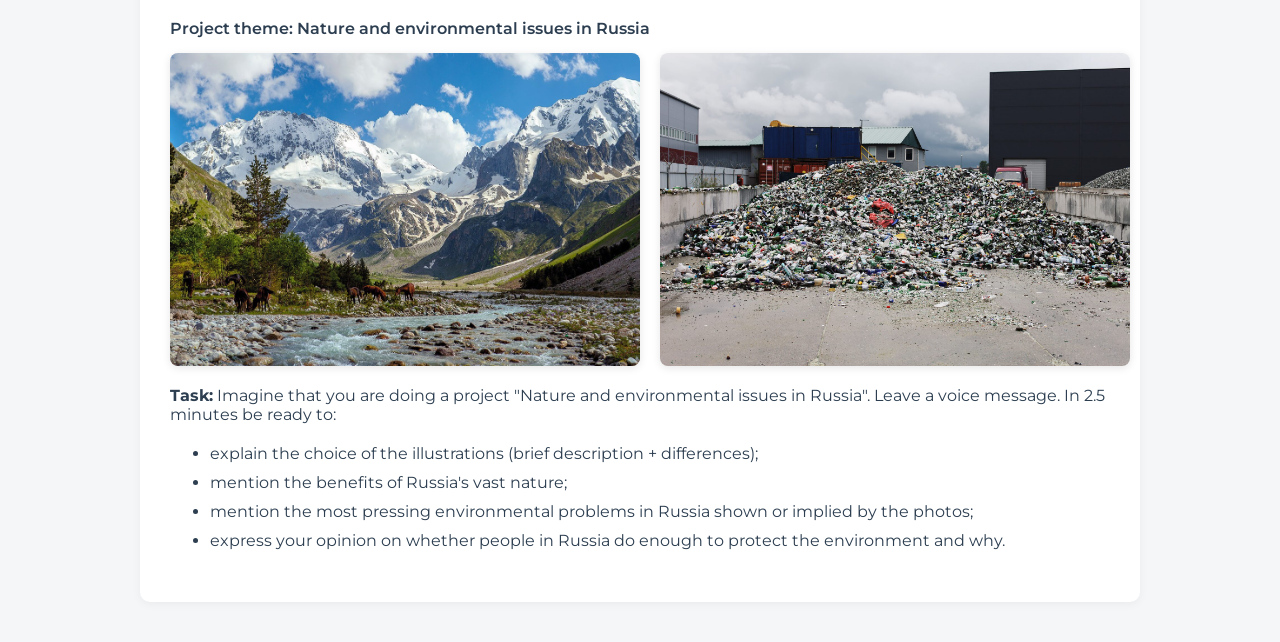
<file: topic4.html>
<!DOCTYPE html>
<html lang="ru">
<head>
    <meta charset="UTF-8">
    <meta name="viewport" content="width=device-width, initial-scale=1.0">
    <title>Topic 4: Nature and Environmental Issues</title>
    <link href="https://fonts.googleapis.com/css2?family=Montserrat:wght@400;600;700;800&display=swap" rel="stylesheet">
    <style>
        :root {
            --header-bg: #273443;
            --bg-color: #f4f6f8;
            --text-main: #2c3e50;
            --btn-green: #2ecc71;
            --btn-red: #e74c3c;
            --btn-grey: #95a5a6;
        }

        body {
            font-family: 'Montserrat', sans-serif;
            background-color: var(--bg-color);
            margin: 0;
            padding: 0;
            color: var(--text-main);
            padding-top: 70px;
        }

        .page-header {
            background-color: var(--header-bg);
            padding: 0 20px;
            display: flex;
            justify-content: space-between;
            align-items: center;
            position: fixed;
            top: 0;
            left: 0;
            right: 0;
            height: 60px;
            z-index: 1000;
        }

        .back-btn {
            color: white;
            text-decoration: none;
            padding: 6px 15px;
            border-radius: 20px;
            font-size: 0.85rem;
            font-weight: 600;
            border: 1px solid rgba(255,255,255,0.3);
            transition: 0.2s;
        }
        
        .back-btn:hover { background: rgba(255,255,255,0.1); }

        .header-title {
            color: white;
            font-weight: 700;
            font-size: 0.95rem;
            text-transform: uppercase;
            letter-spacing: 1px;
        }

        .timer-container {
            display: flex;
            align-items: center;
            gap: 10px;
        }

        .timer-box {
            background: white;
            color: var(--header-bg);
            padding: 4px 12px;
            border-radius: 6px;
            font-weight: 800;
            font-size: 1.2rem;
            min-width: 60px;
            text-align: center;
        }

        .timer-btn {
            border: none;
            border-radius: 4px;
            padding: 6px 12px;
            font-weight: 700;
            font-size: 0.75rem;
            cursor: pointer;
            color: white;
            text-transform: uppercase;
        }

        .btn-green { background-color: var(--btn-green); }
        .btn-red { background-color: var(--btn-red); }
        .btn-grey { background-color: var(--btn-grey); }

        .container {
            max-width: 1000px;
            margin: 30px auto;
            padding: 0 20px;
        }

        .task-section {
            background: white;
            border-radius: 10px;
            padding: 30px;
            margin-bottom: 40px;
            box-shadow: 0 2px 10px rgba(0,0,0,0.05);
        }

        h2 {
            margin-top: 0;
            font-size: 1.4rem;
            border-bottom: 2px solid #eee;
            padding-bottom: 10px;
            color: var(--header-bg);
        }

        .task-instruction {
            font-weight: 600;
            margin-bottom: 15px;
        }

        .reading-text {
            font-size: 1.1rem;
            line-height: 1.8;
            text-align: justify;
        }

        .img-container { margin-bottom: 20px; }
        .img-container img {
            max-width: 100%;
            border-radius: 8px;
            box-shadow: 0 2px 8px rgba(0,0,0,0.1);
        }

        .dual-images {
            display: flex;
            gap: 20px;
            margin-bottom: 20px;
        }
        .dual-images img {
            width: 50%;
            object-fit: cover;
            border-radius: 8px;
            box-shadow: 0 2px 8px rgba(0,0,0,0.1);
        }

        audio { width: 100%; margin-bottom: 20px; }

        .spoiler-btn {
            background: var(--header-bg);
            color: white;
            border: none;
            padding: 8px 15px;
            border-radius: 5px;
            cursor: pointer;
            font-weight: 600;
            margin-top: 10px;
            font-size: 0.85rem;
        }

        .spoiler-content {
            display: none;
            background: #f8f9fa;
            border-left: 4px solid var(--btn-green);
            padding: 15px;
            margin-top: 10px;
            border-radius: 0 5px 5px 0;
        }

        .spoiler-content.active { display: block; }

        ul { line-height: 1.8; }

        .qa-block { margin-bottom: 20px; }
        .question { font-weight: 700; color: #2980b9; }
        .answer { margin-top: 5px; font-style: italic; }
    </style>
</head>
<body>

    <header class="page-header">
        <a href="index.html" class="back-btn">← На главную</a>
        <div class="header-title">TOPIC 4: NATURE AND ENVIRONMENTAL ISSUES</div>
        <div class="timer-container">
            <button class="timer-btn btn-green" onclick="startTimer(90)">1:30</button>
            <button class="timer-btn btn-green" onclick="startTimer(40)">0:40</button>
            <button class="timer-btn btn-red" onclick="startTimer(150)">2:30</button>
            <div class="timer-box" id="time-display">00:00</div>
            <button class="timer-btn btn-grey" onclick="resetTimer()">СБРОС</button>
        </div>
    </header>

    <div class="container">

        <section class="task-section">
            <h2>Task 1. Reading aloud</h2>
            <div class="reading-text">
                Russia possesses the largest forest reserves in the world, often referred to as the "lungs of Europe." These vast territories of taiga play a crucial role in regulating the global climate by absorbing carbon dioxide. However, these forests face several environmental threats, including illegal logging and forest fires during the hot summer months. Protecting this natural wealth has become a top priority for the government and various environmental organizations. New laws have been introduced to ensure sustainable forest management and to restore areas damaged by fires. Public awareness campaigns also encourage citizens to behave responsibly when spending time in nature. Preserving the forests is not only important for the economy but also for protecting the habitats of endangered animals like the Siberian tiger.
            </div>
        </section>

        <section class="task-section">
            <h2>Task 2. Asking questions</h2>
            <div class="img-container">
                <img src="images/ts2/4.jpg" alt="Volunteer eco-project" style="max-width: 400px;">
            </div>
            <p class="task-instruction">Study the advertisement. You are considering joining a volunteer eco-project. You’d like to get more information. In 1.5 minutes you are to ask four direct questions to find out about the following:</p>
            <ul>
                <li>1. meeting point</li>
                <li>2. equipment provided</li>
                <li>3. duration of the event</li>
                <li>4. age restrictions</li>
            </ul>
            <button class="spoiler-btn" onclick="toggleSpoiler('answers-t2')">Показать ответы</button>
            <div class="spoiler-content" id="answers-t2">
                <ol>
                    <li>Where is the meeting point?</li>
                    <li>Is the necessary equipment provided?</li>
                    <li>How long does the event last?</li>
                    <li>Are there any age restrictions for volunteers?</li>
                </ol>
            </div>
        </section>

        <section class="task-section">
            <h2>Task 3. Interview</h2>
            <p class="task-instruction">Listen to the audio and answer the questions.</p>
            <audio controls src="images/ts3/4.mp3"></audio>
            
            <button class="spoiler-btn" onclick="toggleSpoiler('answers-t3')">Показать скрипт и примерные ответы</button>
            <div class="spoiler-content" id="answers-t3">
                <div class="qa-block">
                    <div class="question">1. What is the climate like in the part of Russia where you live?</div>
                    <div class="answer">The climate in my region is temperate continental. We have quite cold winters with snow and warm, sometimes even hot, summers.</div>
                </div>
                <div class="qa-block">
                    <div class="question">2. Are there any environmental problems in your home town?</div>
                    <div class="answer">Yes, the main issues are air pollution from cars and a lack of proper recycling systems. We also have problems with littering in public parks.</div>
                </div>
                <div class="qa-block">
                    <div class="question">3. What do you and your family do to protect the environment?</div>
                    <div class="answer">We try to save water and electricity at home. Also, I always take a reusable bag when I go shopping to reduce the amount of plastic waste.</div>
                </div>
                <div class="qa-block">
                    <div class="question">4. Do you think schools should have more lessons about ecology? Why?</div>
                    <div class="answer">Definitely, because children need to understand how their actions affect the planet. If we learn about ecology early, we will grow up to be more responsible citizens.</div>
                </div>
                <div class="qa-block">
                    <div class="question">5. Is it popular among your friends to live an "eco-friendly" lifestyle?</div>
                    <div class="answer">It’s becoming more popular. Some of my friends have started sorting their trash, and many prefer eco-friendly brands of clothes or cosmetics.</div>
                </div>
            </div>
        </section>

        <section class="task-section">
            <h2>Task 4. Projects</h2>
            <p class="task-instruction">Project theme: Nature and environmental issues in Russia</p>
            <div class="dual-images">
                <img src="images/ts4/8.jpg" alt="Caucasus landscape">
                <img src="images/ts4/9.jpg" alt="Pollution near factory">
            </div>
            <p><strong>Task:</strong> Imagine that you are doing a project "Nature and environmental issues in Russia". Leave a voice message. In 2.5 minutes be ready to:</p>
            <ul>
                <li>explain the choice of the illustrations (brief description + differences);</li>
                <li>mention the benefits of Russia's vast nature;</li>
                <li>mention the most pressing environmental problems in Russia shown or implied by the photos;</li>
                <li>express your opinion on whether people in Russia do enough to protect the environment and why.</li>
            </ul>
        </section>

    </div>

    <script>
        let timerInterval;
        let timeLeft = 0;
        const display = document.getElementById('time-display');

        function updateDisplay() {
            let m = Math.floor(timeLeft / 60);
            let s = timeLeft % 60;
            display.textContent = `${m < 10 ? '0' : ''}${m}:${s < 10 ? '0' : ''}${s}`;
            if (timeLeft <= 10 && timeLeft > 0) display.style.color = '#e74c3c';
            else display.style.color = '#273443';
        }

        function startTimer(seconds) {
            clearInterval(timerInterval);
            timeLeft = seconds;
            updateDisplay();
            timerInterval = setInterval(() => {
                if (timeLeft > 0) { timeLeft--; updateDisplay(); }
                else clearInterval(timerInterval);
            }, 1000);
        }

        function resetTimer() {
            clearInterval(timerInterval);
            timeLeft = 0;
            updateDisplay();
        }

        function toggleSpoiler(id) {
            document.getElementById(id).classList.toggle('active');
        }
    </script>
</body>
</html>
</file>
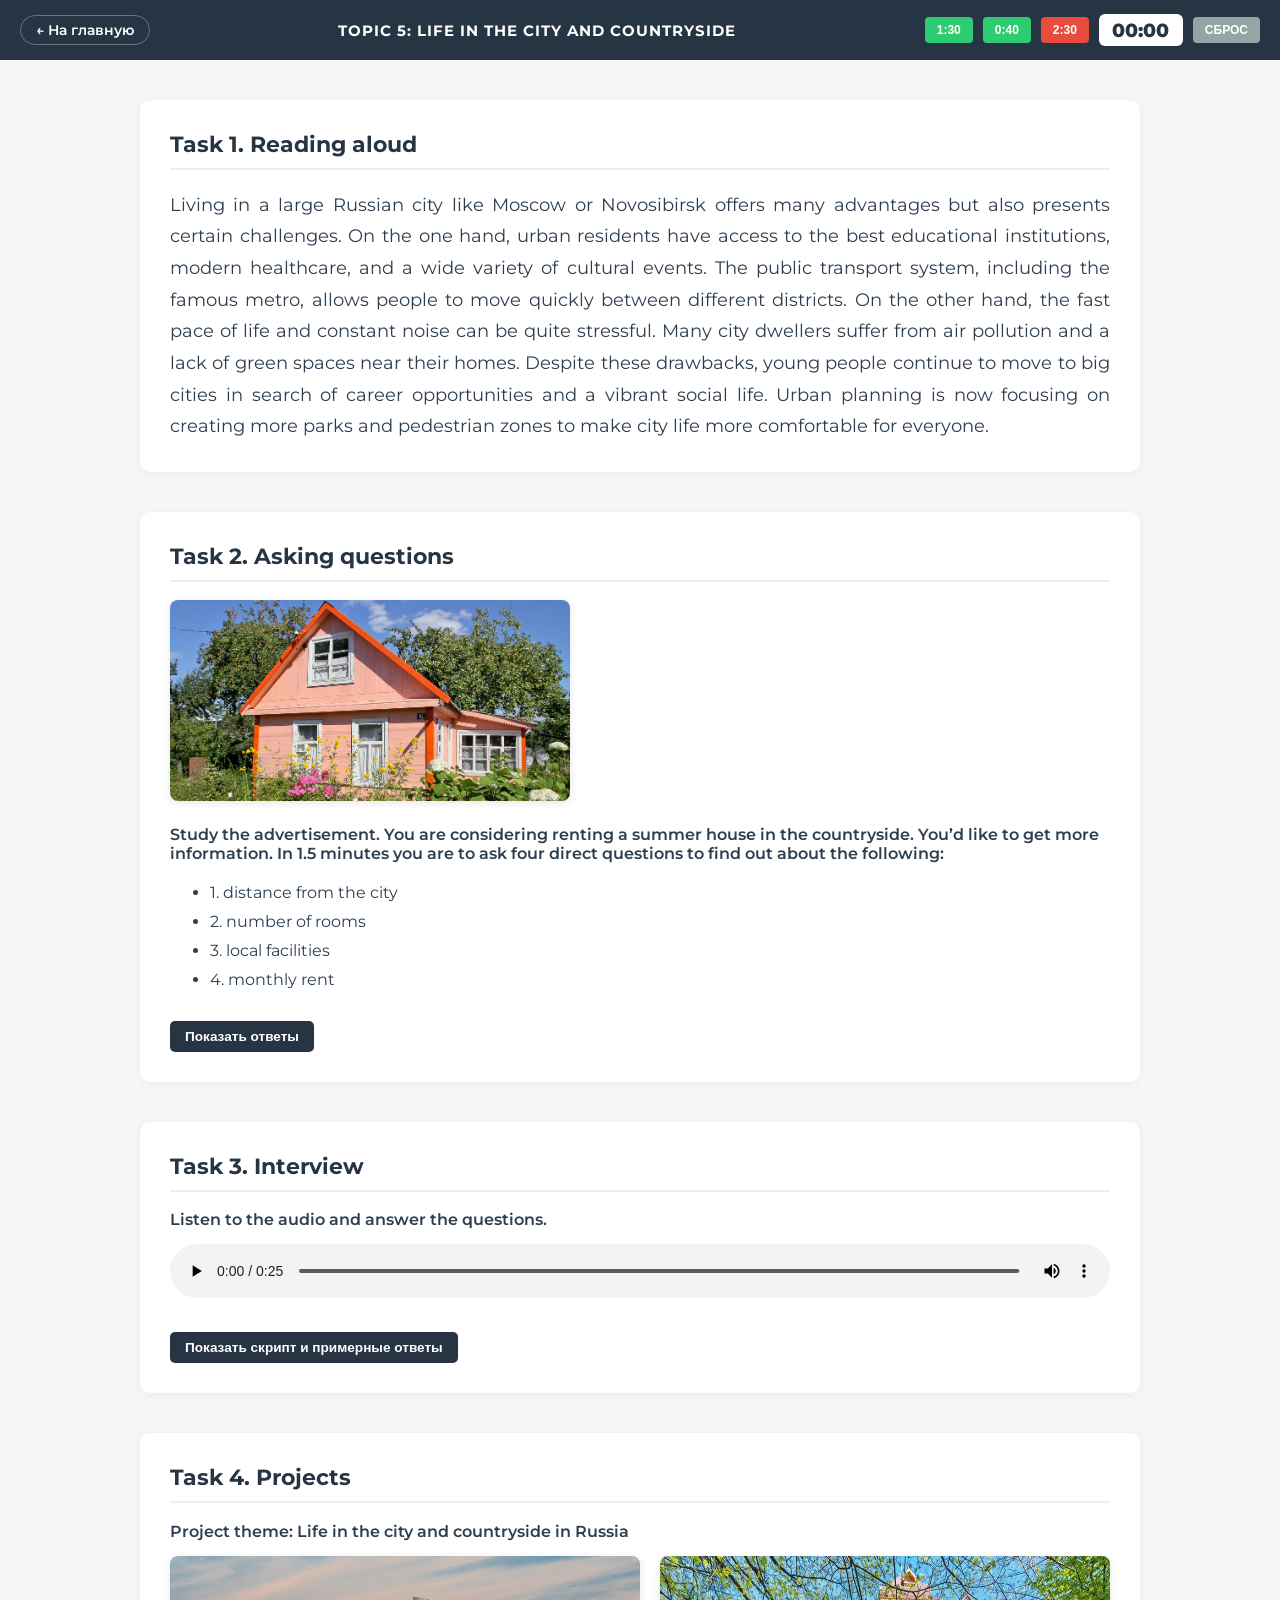
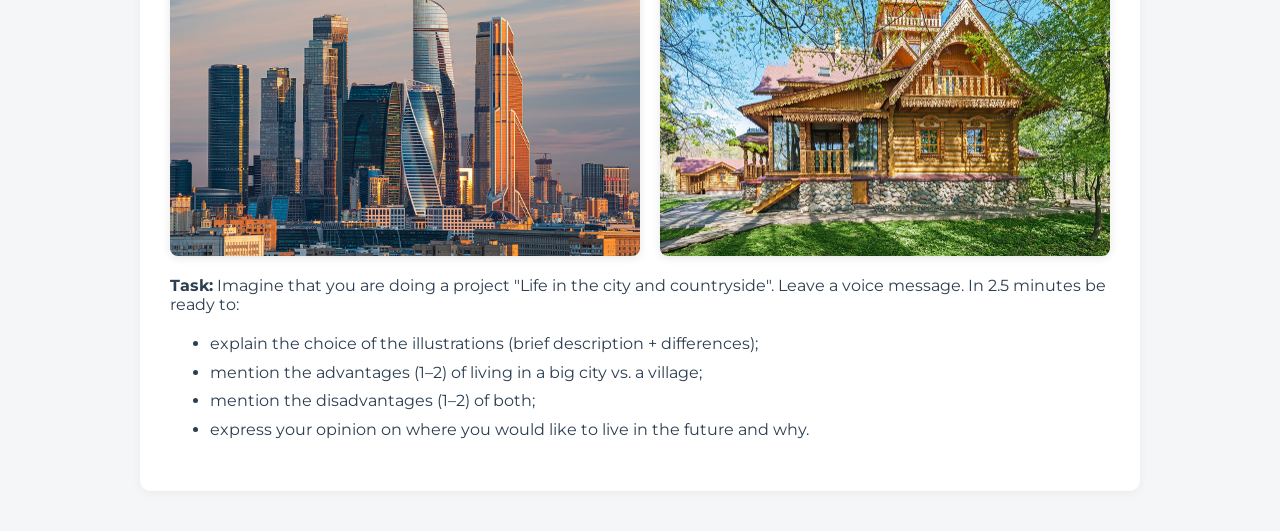
<file: topic5.html>
<!DOCTYPE html>
<html lang="ru">
<head>
    <meta charset="UTF-8">
    <meta name="viewport" content="width=device-width, initial-scale=1.0">
    <title>Topic 5: Life in the City and Countryside</title>
    <link href="https://fonts.googleapis.com/css2?family=Montserrat:wght@400;600;700;800&display=swap" rel="stylesheet">
    <style>
        :root {
            --header-bg: #273443;
            --bg-color: #f4f6f8;
            --text-main: #2c3e50;
            --btn-green: #2ecc71;
            --btn-red: #e74c3c;
            --btn-grey: #95a5a6;
        }

        body {
            font-family: 'Montserrat', sans-serif;
            background-color: var(--bg-color);
            margin: 0;
            padding: 0;
            color: var(--text-main);
            padding-top: 70px;
        }

        .page-header {
            background-color: var(--header-bg);
            padding: 0 20px;
            display: flex;
            justify-content: space-between;
            align-items: center;
            position: fixed;
            top: 0;
            left: 0;
            right: 0;
            height: 60px;
            z-index: 1000;
        }

        .back-btn {
            color: white;
            text-decoration: none;
            padding: 6px 15px;
            border-radius: 20px;
            font-size: 0.85rem;
            font-weight: 600;
            border: 1px solid rgba(255,255,255,0.3);
            transition: 0.2s;
        }
        
        .back-btn:hover { background: rgba(255,255,255,0.1); }

        .header-title {
            color: white;
            font-weight: 700;
            font-size: 0.95rem;
            text-transform: uppercase;
            letter-spacing: 1px;
        }

        .timer-container {
            display: flex;
            align-items: center;
            gap: 10px;
        }

        .timer-box {
            background: white;
            color: var(--header-bg);
            padding: 4px 12px;
            border-radius: 6px;
            font-weight: 800;
            font-size: 1.2rem;
            min-width: 60px;
            text-align: center;
        }

        .timer-btn {
            border: none;
            border-radius: 4px;
            padding: 6px 12px;
            font-weight: 700;
            font-size: 0.75rem;
            cursor: pointer;
            color: white;
            text-transform: uppercase;
        }

        .btn-green { background-color: var(--btn-green); }
        .btn-red { background-color: var(--btn-red); }
        .btn-grey { background-color: var(--btn-grey); }

        .container {
            max-width: 1000px;
            margin: 30px auto;
            padding: 0 20px;
        }

        .task-section {
            background: white;
            border-radius: 10px;
            padding: 30px;
            margin-bottom: 40px;
            box-shadow: 0 2px 10px rgba(0,0,0,0.05);
        }

        h2 {
            margin-top: 0;
            font-size: 1.4rem;
            border-bottom: 2px solid #eee;
            padding-bottom: 10px;
            color: var(--header-bg);
        }

        .task-instruction {
            font-weight: 600;
            margin-bottom: 15px;
        }

        .reading-text {
            font-size: 1.1rem;
            line-height: 1.8;
            text-align: justify;
        }

        .img-container { margin-bottom: 20px; }
        .img-container img {
            max-width: 100%;
            border-radius: 8px;
            box-shadow: 0 2px 8px rgba(0,0,0,0.1);
        }

        .dual-images {
            display: flex;
            gap: 20px;
            margin-bottom: 20px;
        }
        .dual-images img {
            width: 50%;
            height: 300px;
            object-fit: cover;
            border-radius: 8px;
            box-shadow: 0 2px 8px rgba(0,0,0,0.1);
        }

        audio { width: 100%; margin-bottom: 20px; }

        .spoiler-btn {
            background: var(--header-bg);
            color: white;
            border: none;
            padding: 8px 15px;
            border-radius: 5px;
            cursor: pointer;
            font-weight: 600;
            margin-top: 10px;
            font-size: 0.85rem;
        }

        .spoiler-content {
            display: none;
            background: #f8f9fa;
            border-left: 4px solid var(--btn-green);
            padding: 15px;
            margin-top: 10px;
            border-radius: 0 5px 5px 0;
        }

        .spoiler-content.active { display: block; }

        ul { line-height: 1.8; }

        .qa-block { margin-bottom: 20px; }
        .question { font-weight: 700; color: #2980b9; }
        .answer { margin-top: 5px; font-style: italic; }
    </style>
</head>
<body>

    <header class="page-header">
        <a href="index.html" class="back-btn">← На главную</a>
        <div class="header-title">TOPIC 5: LIFE IN THE CITY AND COUNTRYSIDE</div>
        <div class="timer-container">
            <button class="timer-btn btn-green" onclick="startTimer(90)">1:30</button>
            <button class="timer-btn btn-green" onclick="startTimer(40)">0:40</button>
            <button class="timer-btn btn-red" onclick="startTimer(150)">2:30</button>
            <div class="timer-box" id="time-display">00:00</div>
            <button class="timer-btn btn-grey" onclick="resetTimer()">СБРОС</button>
        </div>
    </header>

    <div class="container">

        <section class="task-section">
            <h2>Task 1. Reading aloud</h2>
            <div class="reading-text">
                Living in a large Russian city like Moscow or Novosibirsk offers many advantages but also presents certain challenges. On the one hand, urban residents have access to the best educational institutions, modern healthcare, and a wide variety of cultural events. The public transport system, including the famous metro, allows people to move quickly between different districts. On the other hand, the fast pace of life and constant noise can be quite stressful. Many city dwellers suffer from air pollution and a lack of green spaces near their homes. Despite these drawbacks, young people continue to move to big cities in search of career opportunities and a vibrant social life. Urban planning is now focusing on creating more parks and pedestrian zones to make city life more comfortable for everyone.
            </div>
        </section>

        <section class="task-section">
            <h2>Task 2. Asking questions</h2>
            <div class="img-container">
                <img src="images/ts2/5.jpg" alt="Summer house for rent" style="max-width: 400px;">
            </div>
            <p class="task-instruction">Study the advertisement. You are considering renting a summer house in the countryside. You’d like to get more information. In 1.5 minutes you are to ask four direct questions to find out about the following:</p>
            <ul>
                <li>1. distance from the city</li>
                <li>2. number of rooms</li>
                <li>3. local facilities</li>
                <li>4. monthly rent</li>
            </ul>
            <button class="spoiler-btn" onclick="toggleSpoiler('answers-t2')">Показать ответы</button>
            <div class="spoiler-content" id="answers-t2">
                <ol>
                    <li>How far is the house from the city? (Или: What is the distance from the city?)</li>
                    <li>How many rooms are there in the house?</li>
                    <li>What local facilities are there near the house?</li>
                    <li>How much is the monthly rent?</li>
                </ol>
            </div>
        </section>

        <section class="task-section">
            <h2>Task 3. Interview</h2>
            <p class="task-instruction">Listen to the audio and answer the questions.</p>
            <audio controls src="images/ts3/5.mp3"></audio>
            
            <button class="spoiler-btn" onclick="toggleSpoiler('answers-t3')">Показать скрипт и примерные ответы</button>
            <div class="spoiler-content" id="answers-t3">
                <div class="qa-block">
                    <div class="question">1. Where would you prefer to live: in a big city or in a small village?</div>
                    <div class="answer">I’d prefer to live in a big city. I like the fast pace of life, the variety of shops, and the fact that everything I need is always close by.</div>
                </div>
                <div class="qa-block">
                    <div class="question">2. What are the main disadvantages of living in a metropolis?</div>
                    <div class="answer">The biggest downsides are traffic jams and air pollution. Also, it can be very noisy and crowded, which sometimes makes people feel stressed.</div>
                </div>
                <div class="qa-block">
                    <div class="question">3. Why do many young people move from the countryside to the city?</div>
                    <div class="answer">I believe they move for better education and job opportunities. Big cities offer more career paths and a more active social life for teenagers.</div>
                </div>
                <div class="qa-block">
                    <div class="question">4. What are the benefits of spending holidays in the countryside?</div>
                    <div class="answer">The main benefit is the fresh air and the chance to relax in nature. It’s a great way to take a break from gadgets and the noise of the city.</div>
                </div>
                <div class="qa-block">
                    <div class="question">5. How has city life changed in Russia over the last 10 years?</div>
                    <div class="answer">I think it has become much more digital. We now have delivery services for everything and better public transport systems with electronic payments.</div>
                </div>
            </div>
        </section>

        <section class="task-section">
            <h2>Task 4. Projects</h2>
            <p class="task-instruction">Project theme: Life in the city and countryside in Russia</p>
            <div class="dual-images">
                <img src="images/ts4/10.jpg" alt="Moscow City Skyscrapers">
                <img src="images/ts4/11.jpg" alt="Traditional Village House">
            </div>
            <p><strong>Task:</strong> Imagine that you are doing a project "Life in the city and countryside". Leave a voice message. In 2.5 minutes be ready to:</p>
            <ul>
                <li>explain the choice of the illustrations (brief description + differences);</li>
                <li>mention the advantages (1–2) of living in a big city vs. a village;</li>
                <li>mention the disadvantages (1–2) of both;</li>
                <li>express your opinion on where you would like to live in the future and why.</li>
            </ul>
        </section>

    </div>

    <script>
        let timerInterval;
        let timeLeft = 0;
        const display = document.getElementById('time-display');

        function updateDisplay() {
            let m = Math.floor(timeLeft / 60);
            let s = timeLeft % 60;
            display.textContent = `${m < 10 ? '0' : ''}${m}:${s < 10 ? '0' : ''}${s}`;
            if (timeLeft <= 10 && timeLeft > 0) display.style.color = '#e74c3c';
            else display.style.color = '#273443';
        }

        function startTimer(seconds) {
            clearInterval(timerInterval);
            timeLeft = seconds;
            updateDisplay();
            timerInterval = setInterval(() => {
                if (timeLeft > 0) { timeLeft--; updateDisplay(); }
                else clearInterval(timerInterval);
            }, 1000);
        }

        function resetTimer() {
            clearInterval(timerInterval);
            timeLeft = 0;
            updateDisplay();
        }

        function toggleSpoiler(id) {
            document.getElementById(id).classList.toggle('active');
        }
    </script>
</body>
</html>
</file>
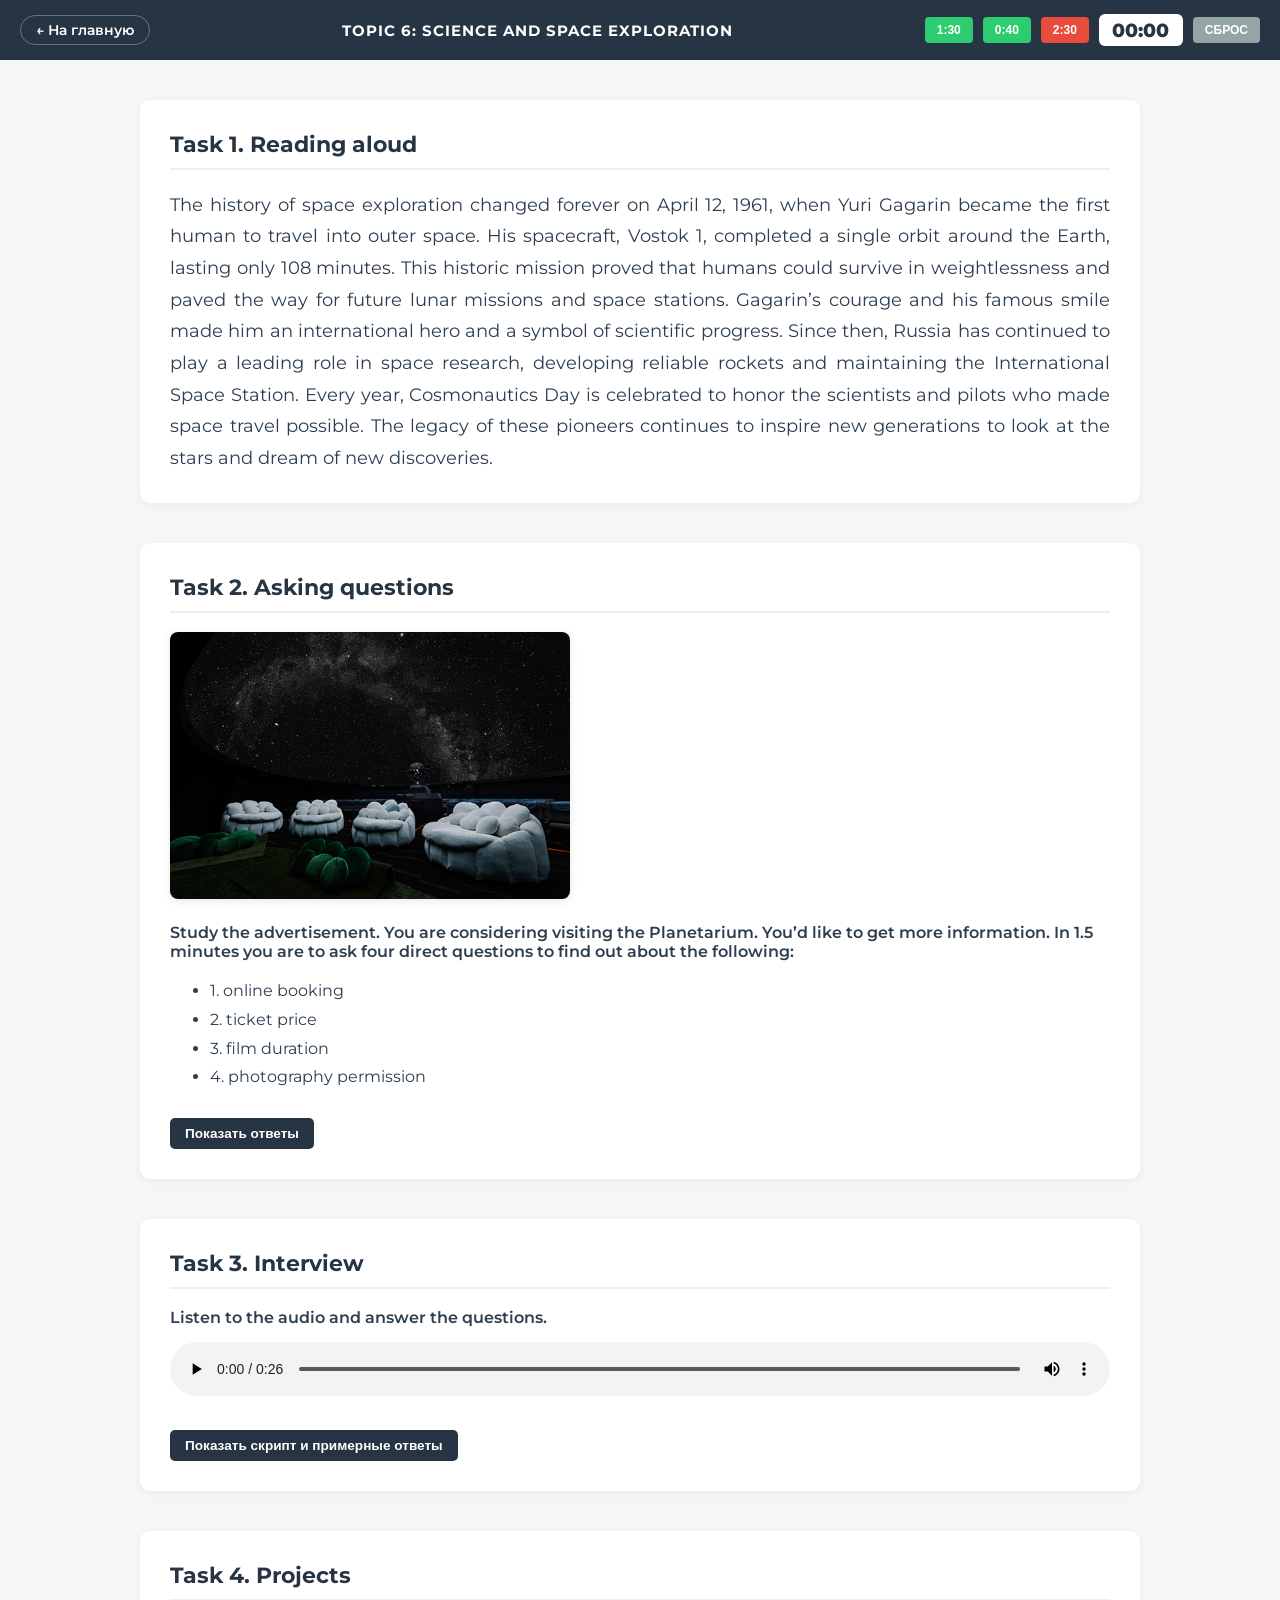
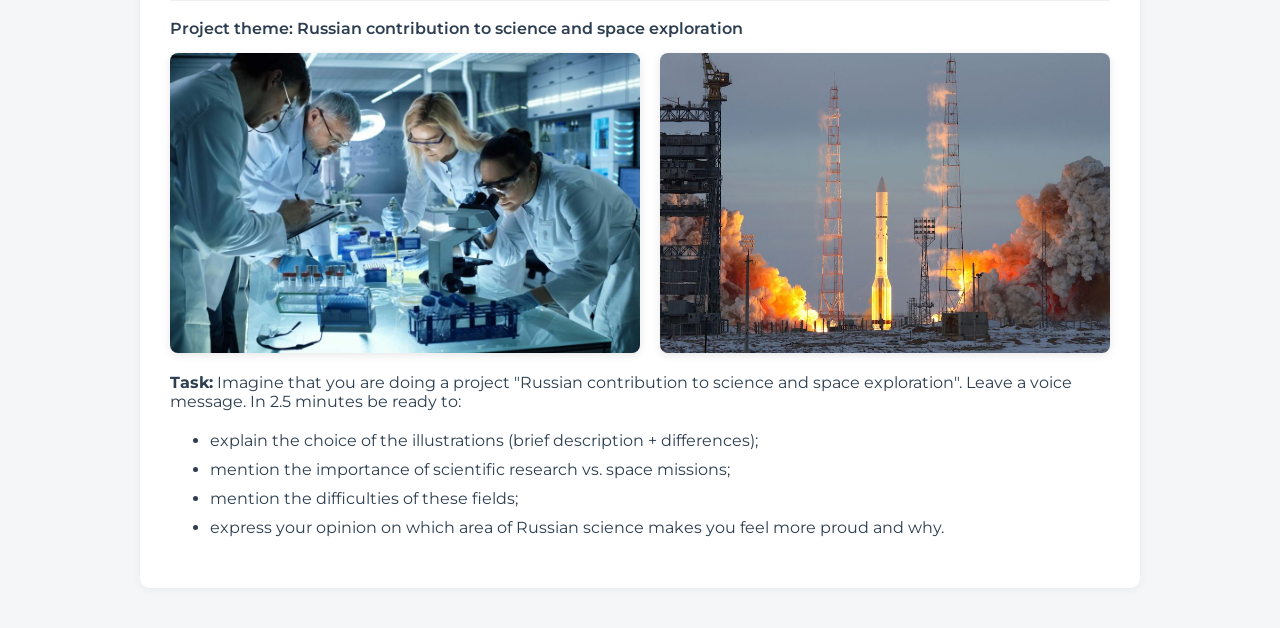
<file: topic6.html>
<!DOCTYPE html>
<html lang="ru">
<head>
    <meta charset="UTF-8">
    <meta name="viewport" content="width=device-width, initial-scale=1.0">
    <title>Topic 6: Science and Space Exploration</title>
    <link href="https://fonts.googleapis.com/css2?family=Montserrat:wght@400;600;700;800&display=swap" rel="stylesheet">
    <style>
        :root {
            --header-bg: #273443;
            --bg-color: #f4f6f8;
            --text-main: #2c3e50;
            --btn-green: #2ecc71;
            --btn-red: #e74c3c;
            --btn-grey: #95a5a6;
        }

        body {
            font-family: 'Montserrat', sans-serif;
            background-color: var(--bg-color);
            margin: 0;
            padding: 0;
            color: var(--text-main);
            padding-top: 70px;
        }

        .page-header {
            background-color: var(--header-bg);
            padding: 0 20px;
            display: flex;
            justify-content: space-between;
            align-items: center;
            position: fixed;
            top: 0;
            left: 0;
            right: 0;
            height: 60px;
            z-index: 1000;
        }

        .back-btn {
            color: white;
            text-decoration: none;
            padding: 6px 15px;
            border-radius: 20px;
            font-size: 0.85rem;
            font-weight: 600;
            border: 1px solid rgba(255,255,255,0.3);
            transition: 0.2s;
        }
        
        .back-btn:hover { background: rgba(255,255,255,0.1); }

        .header-title {
            color: white;
            font-weight: 700;
            font-size: 0.95rem;
            text-transform: uppercase;
            letter-spacing: 1px;
        }

        .timer-container {
            display: flex;
            align-items: center;
            gap: 10px;
        }

        .timer-box {
            background: white;
            color: var(--header-bg);
            padding: 4px 12px;
            border-radius: 6px;
            font-weight: 800;
            font-size: 1.2rem;
            min-width: 60px;
            text-align: center;
        }

        .timer-btn {
            border: none;
            border-radius: 4px;
            padding: 6px 12px;
            font-weight: 700;
            font-size: 0.75rem;
            cursor: pointer;
            color: white;
            text-transform: uppercase;
        }

        .btn-green { background-color: var(--btn-green); }
        .btn-red { background-color: var(--btn-red); }
        .btn-grey { background-color: var(--btn-grey); }

        .container {
            max-width: 1000px;
            margin: 30px auto;
            padding: 0 20px;
        }

        .task-section {
            background: white;
            border-radius: 10px;
            padding: 30px;
            margin-bottom: 40px;
            box-shadow: 0 2px 10px rgba(0,0,0,0.05);
        }

        h2 {
            margin-top: 0;
            font-size: 1.4rem;
            border-bottom: 2px solid #eee;
            padding-bottom: 10px;
            color: var(--header-bg);
        }

        .task-instruction {
            font-weight: 600;
            margin-bottom: 15px;
        }

        .reading-text {
            font-size: 1.1rem;
            line-height: 1.8;
            text-align: justify;
        }

        .img-container { margin-bottom: 20px; }
        .img-container img {
            max-width: 100%;
            border-radius: 8px;
            box-shadow: 0 2px 8px rgba(0,0,0,0.1);
        }

        .dual-images {
            display: flex;
            gap: 20px;
            margin-bottom: 20px;
        }
        .dual-images img {
            width: 50%;
            height: 300px;
            object-fit: cover;
            border-radius: 8px;
            box-shadow: 0 2px 8px rgba(0,0,0,0.1);
        }

        audio { width: 100%; margin-bottom: 20px; }

        .spoiler-btn {
            background: var(--header-bg);
            color: white;
            border: none;
            padding: 8px 15px;
            border-radius: 5px;
            cursor: pointer;
            font-weight: 600;
            margin-top: 10px;
            font-size: 0.85rem;
        }

        .spoiler-content {
            display: none;
            background: #f8f9fa;
            border-left: 4px solid var(--btn-green);
            padding: 15px;
            margin-top: 10px;
            border-radius: 0 5px 5px 0;
        }

        .spoiler-content.active { display: block; }

        ul { line-height: 1.8; }

        .qa-block { margin-bottom: 20px; }
        .question { font-weight: 700; color: #2980b9; }
        .answer { margin-top: 5px; font-style: italic; }
    </style>
</head>
<body>

    <header class="page-header">
        <a href="index.html" class="back-btn">← На главную</a>
        <div class="header-title">TOPIC 6: SCIENCE AND SPACE EXPLORATION</div>
        <div class="timer-container">
            <button class="timer-btn btn-green" onclick="startTimer(90)">1:30</button>
            <button class="timer-btn btn-green" onclick="startTimer(40)">0:40</button>
            <button class="timer-btn btn-red" onclick="startTimer(150)">2:30</button>
            <div class="timer-box" id="time-display">00:00</div>
            <button class="timer-btn btn-grey" onclick="resetTimer()">СБРОС</button>
        </div>
    </header>

    <div class="container">

        <section class="task-section">
            <h2>Task 1. Reading aloud</h2>
            <div class="reading-text">
                The history of space exploration changed forever on April 12, 1961, when Yuri Gagarin became the first human to travel into outer space. His spacecraft, Vostok 1, completed a single orbit around the Earth, lasting only 108 minutes. This historic mission proved that humans could survive in weightlessness and paved the way for future lunar missions and space stations. Gagarin’s courage and his famous smile made him an international hero and a symbol of scientific progress. Since then, Russia has continued to play a leading role in space research, developing reliable rockets and maintaining the International Space Station. Every year, Cosmonautics Day is celebrated to honor the scientists and pilots who made space travel possible. The legacy of these pioneers continues to inspire new generations to look at the stars and dream of new discoveries.
            </div>
        </section>

        <section class="task-section">
            <h2>Task 2. Asking questions</h2>
            <div class="img-container">
                <img src="images/ts2/6.jpg" alt="Planetarium Visit" style="max-width: 400px;">
            </div>
            <p class="task-instruction">Study the advertisement. You are considering visiting the Planetarium. You’d like to get more information. In 1.5 minutes you are to ask four direct questions to find out about the following:</p>
            <ul>
                <li>1. online booking</li>
                <li>2. ticket price</li>
                <li>3. film duration</li>
                <li>4. photography permission</li>
            </ul>
            <button class="spoiler-btn" onclick="toggleSpoiler('answers-t2')">Показать ответы</button>
            <div class="spoiler-content" id="answers-t2">
                <ol>
                    <li>Can I book tickets online? (Или: Is online booking available?)</li>
                    <li>What is the ticket price? (Или: How much does the ticket cost?)</li>
                    <li>How long does the film last? (Или: What is the film duration?)</li>
                    <li>Is photography allowed during the show? (Или: Can I take photos during the show?)</li>
                </ol>
            </div>
        </section>

        <section class="task-section">
            <h2>Task 3. Interview</h2>
            <p class="task-instruction">Listen to the audio and answer the questions.</p>
            <audio controls src="images/ts3/6.mp3"></audio>
            
            <button class="spoiler-btn" onclick="toggleSpoiler('answers-t3')">Показать скрипт и примерные ответы</button>
            <div class="spoiler-content" id="answers-t3">
                <div class="qa-block">
                    <div class="question">1. What do you know about the first man in space?</div>
                    <div class="answer">The first man in space was Yuri Gagarin. He made his famous flight in 1961, which was a huge breakthrough for all of humanity.</div>
                </div>
                <div class="qa-block">
                    <div class="question">2. Are you interested in news about space exploration? Why?</div>
                    <div class="answer">Yes, I find it fascinating because space is still a big mystery. I like reading about the possibility of living on other planets in the future.</div>
                </div>
                <div class="qa-block">
                    <div class="question">3. What Russian scientific discovery do you find the most useful?</div>
                    <div class="answer">I think the invention of the radio by Alexander Popov was crucial. It paved the way for modern communication, including television and mobile phones.</div>
                </div>
                <div class="qa-block">
                    <div class="question">4. Why do you think the government spends so much money on space programs?</div>
                    <div class="answer">It’s because space research leads to new technologies that we use in everyday life, like satellite navigation. It’s also important for national prestige.</div>
                </div>
                <div class="qa-block">
                    <div class="question">5. Would you like to go to space as a tourist one day?</div>
                    <div class="answer">To be honest, I’m not sure because it seems quite dangerous. However, if the technology becomes safer, it would be an incredible experience to see the Earth from above.</div>
                </div>
            </div>
        </section>

        <section class="task-section">
            <h2>Task 4. Projects</h2>
            <p class="task-instruction">Project theme: Russian contribution to science and space exploration</p>
            <div class="dual-images">
                <img src="images/ts4/12.jpg" alt="Scientific Laboratory">
                <img src="images/ts4/13.jpg" alt="Rocket Launch">
            </div>
            <p><strong>Task:</strong> Imagine that you are doing a project "Russian contribution to science and space exploration". Leave a voice message. In 2.5 minutes be ready to:</p>
            <ul>
                <li>explain the choice of the illustrations (brief description + differences);</li>
                <li>mention the importance of scientific research vs. space missions;</li>
                <li>mention the difficulties of these fields;</li>
                <li>express your opinion on which area of Russian science makes you feel more proud and why.</li>
            </ul>
        </section>

    </div>

    <script>
        let timerInterval;
        let timeLeft = 0;
        const display = document.getElementById('time-display');

        function updateDisplay() {
            let m = Math.floor(timeLeft / 60);
            let s = timeLeft % 60;
            display.textContent = `${m < 10 ? '0' : ''}${m}:${s < 10 ? '0' : ''}${s}`;
            if (timeLeft <= 10 && timeLeft > 0) display.style.color = '#e74c3c';
            else display.style.color = '#273443';
        }

        function startTimer(seconds) {
            clearInterval(timerInterval);
            timeLeft = seconds;
            updateDisplay();
            timerInterval = setInterval(() => {
                if (timeLeft > 0) { timeLeft--; updateDisplay(); }
                else clearInterval(timerInterval);
            }, 1000);
        }

        function resetTimer() {
            clearInterval(timerInterval);
            timeLeft = 0;
            updateDisplay();
        }

        function toggleSpoiler(id) {
            document.getElementById(id).classList.toggle('active');
        }
    </script>
</body>
</html>
</file>
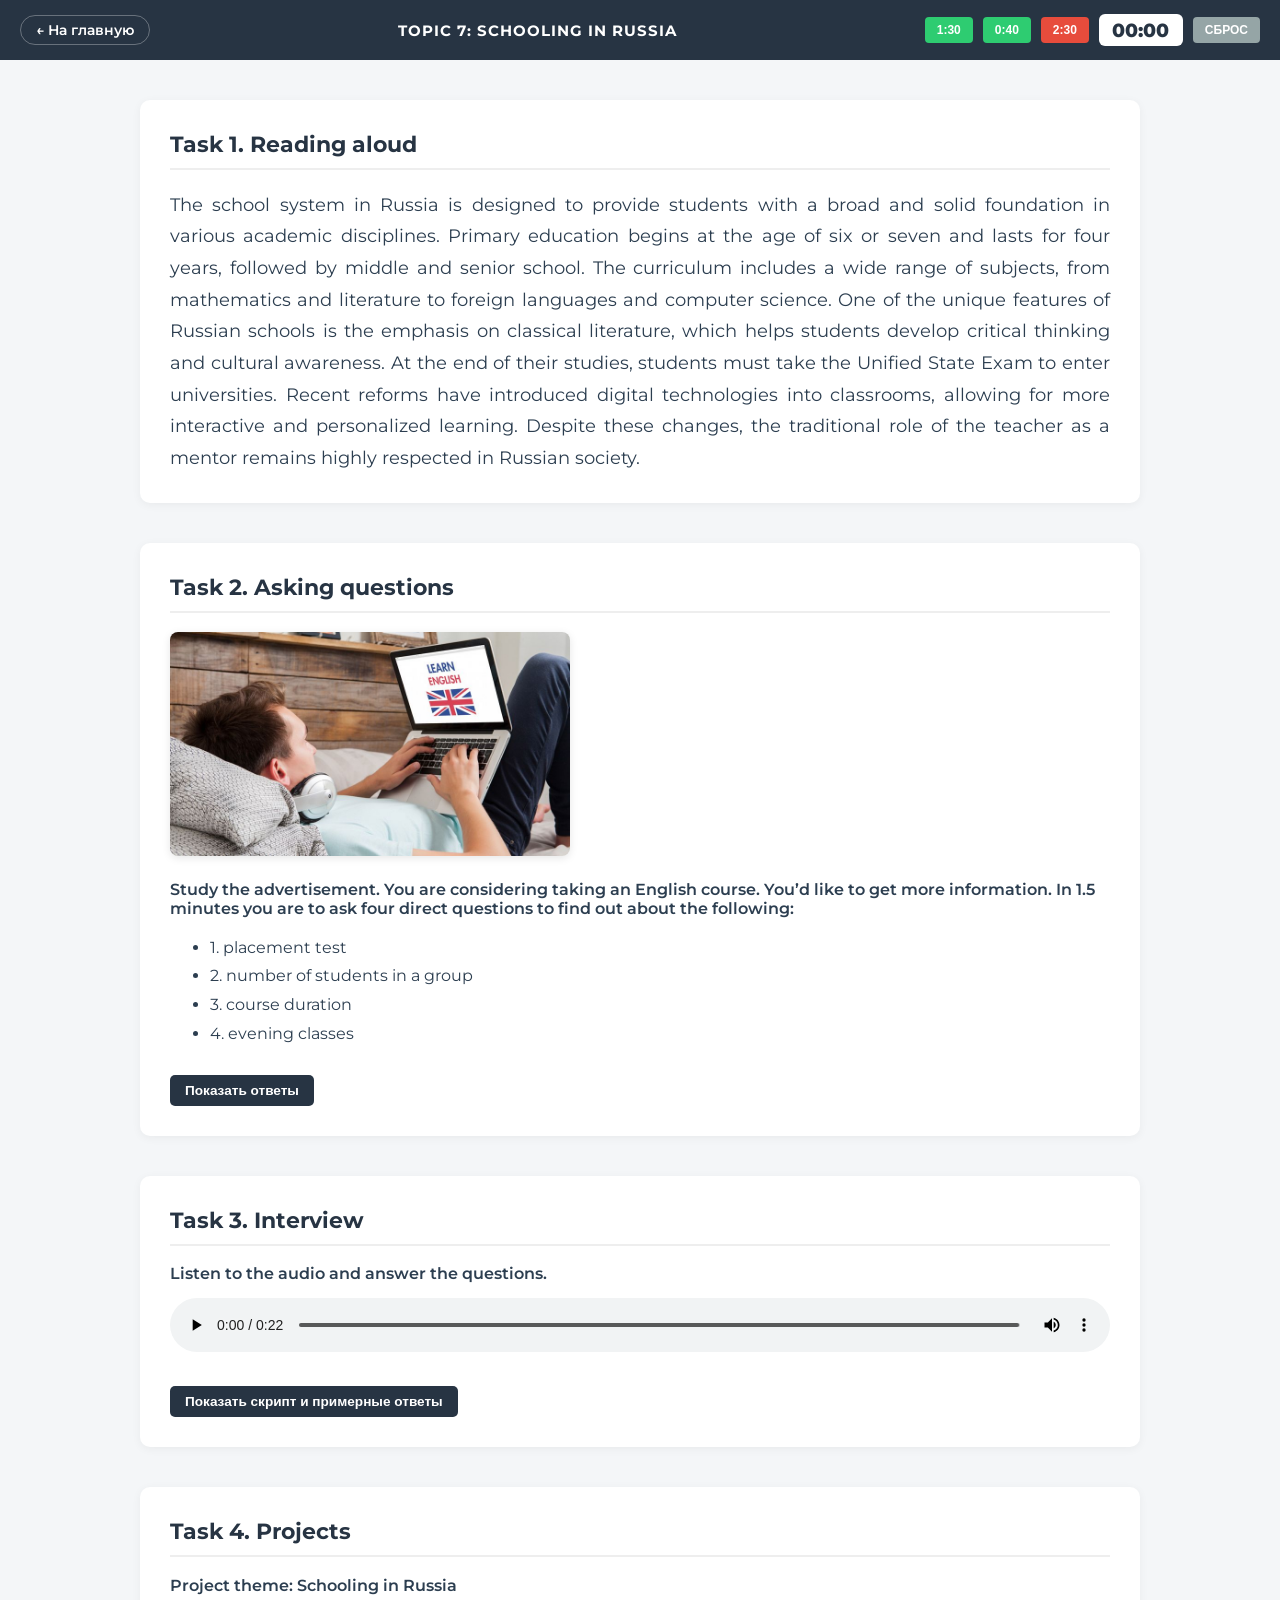
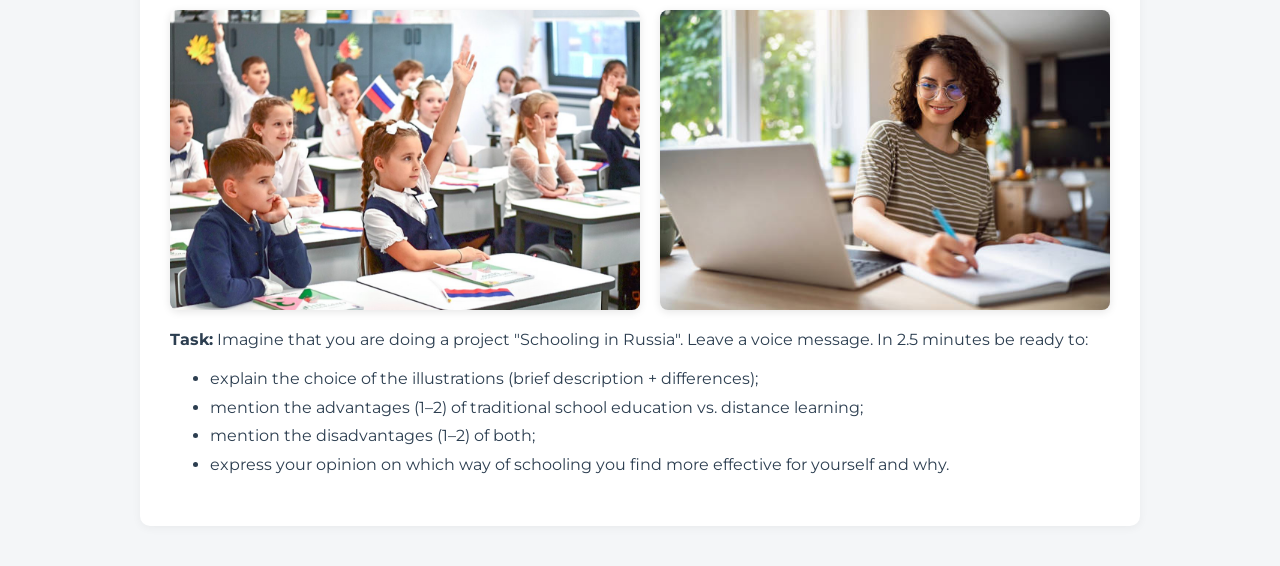
<file: topic7.html>
<!DOCTYPE html>
<html lang="ru">
<head>
    <meta charset="UTF-8">
    <meta name="viewport" content="width=device-width, initial-scale=1.0">
    <title>Topic 7: Schooling in Russia</title>
    <link href="https://fonts.googleapis.com/css2?family=Montserrat:wght@400;600;700;800&display=swap" rel="stylesheet">
    <style>
        :root {
            --header-bg: #273443;
            --bg-color: #f4f6f8;
            --text-main: #2c3e50;
            --btn-green: #2ecc71;
            --btn-red: #e74c3c;
            --btn-grey: #95a5a6;
        }

        body {
            font-family: 'Montserrat', sans-serif;
            background-color: var(--bg-color);
            margin: 0;
            padding: 0;
            color: var(--text-main);
            padding-top: 70px;
        }

        .page-header {
            background-color: var(--header-bg);
            padding: 0 20px;
            display: flex;
            justify-content: space-between;
            align-items: center;
            position: fixed;
            top: 0;
            left: 0;
            right: 0;
            height: 60px;
            z-index: 1000;
        }

        .back-btn {
            color: white;
            text-decoration: none;
            padding: 6px 15px;
            border-radius: 20px;
            font-size: 0.85rem;
            font-weight: 600;
            border: 1px solid rgba(255,255,255,0.3);
            transition: 0.2s;
        }
        
        .back-btn:hover { background: rgba(255,255,255,0.1); }

        .header-title {
            color: white;
            font-weight: 700;
            font-size: 0.95rem;
            text-transform: uppercase;
            letter-spacing: 1px;
        }

        .timer-container {
            display: flex;
            align-items: center;
            gap: 10px;
        }

        .timer-box {
            background: white;
            color: var(--header-bg);
            padding: 4px 12px;
            border-radius: 6px;
            font-weight: 800;
            font-size: 1.2rem;
            min-width: 60px;
            text-align: center;
        }

        .timer-btn {
            border: none;
            border-radius: 4px;
            padding: 6px 12px;
            font-weight: 700;
            font-size: 0.75rem;
            cursor: pointer;
            color: white;
            text-transform: uppercase;
        }

        .btn-green { background-color: var(--btn-green); }
        .btn-red { background-color: var(--btn-red); }
        .btn-grey { background-color: var(--btn-grey); }

        .container {
            max-width: 1000px;
            margin: 30px auto;
            padding: 0 20px;
        }

        .task-section {
            background: white;
            border-radius: 10px;
            padding: 30px;
            margin-bottom: 40px;
            box-shadow: 0 2px 10px rgba(0,0,0,0.05);
        }

        h2 {
            margin-top: 0;
            font-size: 1.4rem;
            border-bottom: 2px solid #eee;
            padding-bottom: 10px;
            color: var(--header-bg);
        }

        .task-instruction {
            font-weight: 600;
            margin-bottom: 15px;
        }

        .reading-text {
            font-size: 1.1rem;
            line-height: 1.8;
            text-align: justify;
        }

        .img-container { margin-bottom: 20px; }
        .img-container img {
            max-width: 100%;
            border-radius: 8px;
            box-shadow: 0 2px 8px rgba(0,0,0,0.1);
        }

        .dual-images {
            display: flex;
            gap: 20px;
            margin-bottom: 20px;
        }
        .dual-images img {
            width: 50%;
            height: 300px;
            object-fit: cover;
            border-radius: 8px;
            box-shadow: 0 2px 8px rgba(0,0,0,0.1);
        }

        audio { width: 100%; margin-bottom: 20px; }

        .spoiler-btn {
            background: var(--header-bg);
            color: white;
            border: none;
            padding: 8px 15px;
            border-radius: 5px;
            cursor: pointer;
            font-weight: 600;
            margin-top: 10px;
            font-size: 0.85rem;
        }

        .spoiler-content {
            display: none;
            background: #f8f9fa;
            border-left: 4px solid var(--btn-green);
            padding: 15px;
            margin-top: 10px;
            border-radius: 0 5px 5px 0;
        }

        .spoiler-content.active { display: block; }

        ul { line-height: 1.8; }

        .qa-block { margin-bottom: 20px; }
        .question { font-weight: 700; color: #2980b9; }
        .answer { margin-top: 5px; font-style: italic; }
    </style>
</head>
<body>

    <header class="page-header">
        <a href="index.html" class="back-btn">← На главную</a>
        <div class="header-title">TOPIC 7: SCHOOLING IN RUSSIA</div>
        <div class="timer-container">
            <button class="timer-btn btn-green" onclick="startTimer(90)">1:30</button>
            <button class="timer-btn btn-green" onclick="startTimer(40)">0:40</button>
            <button class="timer-btn btn-red" onclick="startTimer(150)">2:30</button>
            <div class="timer-box" id="time-display">00:00</div>
            <button class="timer-btn btn-grey" onclick="resetTimer()">СБРОС</button>
        </div>
    </header>

    <div class="container">

        <section class="task-section">
            <h2>Task 1. Reading aloud</h2>
            <div class="reading-text">
                The school system in Russia is designed to provide students with a broad and solid foundation in various academic disciplines. Primary education begins at the age of six or seven and lasts for four years, followed by middle and senior school. The curriculum includes a wide range of subjects, from mathematics and literature to foreign languages and computer science. One of the unique features of Russian schools is the emphasis on classical literature, which helps students develop critical thinking and cultural awareness. At the end of their studies, students must take the Unified State Exam to enter universities. Recent reforms have introduced digital technologies into classrooms, allowing for more interactive and personalized learning. Despite these changes, the traditional role of the teacher as a mentor remains highly respected in Russian society.
            </div>
        </section>

        <section class="task-section">
            <h2>Task 2. Asking questions</h2>
            <div class="img-container">
                <img src="images/ts2/7.jpg" alt="English Course" style="max-width: 400px;">
            </div>
            <p class="task-instruction">Study the advertisement. You are considering taking an English course. You’d like to get more information. In 1.5 minutes you are to ask four direct questions to find out about the following:</p>
            <ul>
                <li>1. placement test</li>
                <li>2. number of students in a group</li>
                <li>3. course duration</li>
                <li>4. evening classes</li>
            </ul>
            <button class="spoiler-btn" onclick="toggleSpoiler('answers-t2')">Показать ответы</button>
            <div class="spoiler-content" id="answers-t2">
                <ol>
                    <li>Do I need to take a placement test? (Или: Is a placement test required?)</li>
                    <li>How many students are there in a group?</li>
                    <li>How long is the course? (Или: What is the course duration?)</li>
                    <li>Do you have evening classes? (Или: Are evening classes available?)</li>
                </ol>
            </div>
        </section>

        <section class="task-section">
            <h2>Task 3. Interview</h2>
            <p class="task-instruction">Listen to the audio and answer the questions.</p>
            <audio controls src="images/ts3/7.mp3"></audio>
            
            <button class="spoiler-btn" onclick="toggleSpoiler('answers-t3')">Показать скрипт и примерные ответы</button>
            <div class="spoiler-content" id="answers-t3">
                <div class="qa-block">
                    <div class="question">1. What is your favourite subject at school and why?</div>
                    <div class="answer">My favourite subjects are English and Social Studies. I enjoy learning languages because they open up new worlds, and Social Studies helps me understand how society works.</div>
                </div>
                <div class="qa-block">
                    <div class="question">2. What do you usually do during your school breaks?</div>
                    <div class="answer">I usually chat with my friends or check my phone. Sometimes I use this time to prepare for the next lesson or have a quick snack.</div>
                </div>
                <div class="qa-block">
                    <div class="question">3. Do you think the Russian school system prepares students for real life?</div>
                    <div class="answer">In some ways, yes, because it teaches us discipline and basic knowledge. However, I think we need more practical lessons, like how to manage money or taxes.</div>
                </div>
                <div class="qa-block">
                    <div class="question">4. What is your opinion on the Unified State Exam (EGE)?</div>
                    <div class="answer">It’s a very stressful period for every student. On the one hand, it’s a fair way to enter university, but on the other hand, the pressure is sometimes too high.</div>
                </div>
                <div class="qa-block">
                    <div class="question">5. What would you like to do after you graduate from school?</div>
                    <div class="answer">I plan to enter a university and get a degree. I’m thinking about something related to linguistics or social sciences, but I’m still exploring my options.</div>
                </div>
            </div>
        </section>

        <section class="task-section">
            <h2>Task 4. Projects</h2>
            <p class="task-instruction">Project theme: Schooling in Russia</p>
            <div class="dual-images">
                <img src="images/ts4/14.jpg" alt="Traditional Classroom">
                <img src="images/ts4/15.jpg" alt="Online Learning">
            </div>
            <p><strong>Task:</strong> Imagine that you are doing a project "Schooling in Russia". Leave a voice message. In 2.5 minutes be ready to:</p>
            <ul>
                <li>explain the choice of the illustrations (brief description + differences);</li>
                <li>mention the advantages (1–2) of traditional school education vs. distance learning;</li>
                <li>mention the disadvantages (1–2) of both;</li>
                <li>express your opinion on which way of schooling you find more effective for yourself and why.</li>
            </ul>
        </section>

    </div>

    <script>
        let timerInterval;
        let timeLeft = 0;
        const display = document.getElementById('time-display');

        function updateDisplay() {
            let m = Math.floor(timeLeft / 60);
            let s = timeLeft % 60;
            display.textContent = `${m < 10 ? '0' : ''}${m}:${s < 10 ? '0' : ''}${s}`;
            if (timeLeft <= 10 && timeLeft > 0) display.style.color = '#e74c3c';
            else display.style.color = '#273443';
        }

        function startTimer(seconds) {
            clearInterval(timerInterval);
            timeLeft = seconds;
            updateDisplay();
            timerInterval = setInterval(() => {
                if (timeLeft > 0) { timeLeft--; updateDisplay(); }
                else clearInterval(timerInterval);
            }, 1000);
        }

        function resetTimer() {
            clearInterval(timerInterval);
            timeLeft = 0;
            updateDisplay();
        }

        function toggleSpoiler(id) {
            document.getElementById(id).classList.toggle('active');
        }
    </script>
</body>
</html>
</file>
<file: style.css>
:root {
    --primary-color: #1a2a3a; /* Темно-синий из шапки марафона */
    --accent-red: #ff4757;    /* Красный для таймера и акцентов */
    --soft-blue: #eef2f7;     /* Светло-голубой для фонов карточек */
    --white: #ffffff;
    --text-main: #2c3e50;
    --transition: all 0.3s ease;
}

body {
    font-family: 'Montserrat', sans-serif;
    background-color: #f8f9fa;
    margin: 0;
    color: var(--text-main);
}

.container {
    max-width: 1100px;
    margin: 0 auto;
    padding: 0 20px;
}

/* Сброс ссылок */
a { text-decoration: none; color: inherit; }

/* --- Hero Section --- */
.hero-section {
    height: 50vh;
    display: flex;
    align-items: center;
    justify-content: center;
    text-align: center;
    background: linear-gradient(to bottom, rgba(255,255,255,0.3), #f8f9fa), 
                url('images/1.jpg') no-repeat center center / cover;
}

.hero-title {
    font-size: 3.5rem;
    font-weight: 900;
    color: var(--primary-color);
    text-transform: uppercase;
}

.hero-title .accent {
    color: var(--primary-color);
    opacity: 0.8;
    display: block;
    font-size: 2.2rem;
}

/* --- Сетка заданий --- */
.task-grid {
    display: grid;
    grid-template-columns: repeat(auto-fit, minmax(240px, 1fr));
    gap: 25px;
    margin-top: -60px;
    position: relative;
    z-index: 5;
}

.task-card {
    background: var(--white);
    padding: 40px 20px;
    border-radius: 20px;
    text-align: center;
    box-shadow: 0 10px 30px rgba(0,0,0,0.05);
    transition: var(--transition);
    border: 1px solid rgba(0,0,0,0.05);
}

.task-card:hover {
    transform: translateY(-10px);
    border-color: var(--primary-color);
}

.task-icon {
    font-size: 2.5rem;
    color: var(--primary-color);
    margin-bottom: 15px;
}

/* --- Секция Темы (7 кружков) --- */
.topics-section {
    padding: 80px 0;
    text-align: center;
}

.section-heading {
    font-size: 1.5rem;
    margin-bottom: 40px;
    color: var(--primary-color);
    text-transform: uppercase;
    letter-spacing: 2px;
}

.topics-flex {
    display: flex;
    justify-content: center;
    gap: 15px;
    flex-wrap: wrap;
}

.topic-bubble {
    width: 60px;
    height: 60px;
    background: var(--white);
    border-radius: 50%;
    display: flex;
    align-items: center;
    justify-content: center;
    font-size: 1.5rem;
    color: var(--primary-color);
    box-shadow: 0 4px 10px rgba(0,0,0,0.05);
    transition: var(--transition);
    border: 1px solid transparent;
}

.topic-bubble:hover {
    background: var(--primary-color);
    color: var(--white);
    transform: scale(1.1);
}

/* --- Кнопка (Футер) --- */
.site-footer {
    padding: 20px 0 80px;
    text-align: center;
}

.main-btn {
    display: inline-block;
    padding: 18px 50px;
    background: var(--primary-color);
    color: var(--white);
    border-radius: 50px;
    font-weight: 700;
    text-transform: uppercase;
    transition: var(--transition);
}

.main-btn:hover {
    background: #2c3e50;
    box-shadow: 0 10px 20px rgba(26, 42, 58, 0.2);
}

/* --- ПОЛНАЯ АДАПТАЦИЯ САЙТА --- */

/* Настройка для планшетов и мобилок (до 768px) */
@media (max-width: 768px) {
    /* Шапка сайта */
    header, .page-header {
        flex-direction: column; /* Элементы встают друг под друга */
        padding: 15px;
        text-align: center;
        gap: 10px;
    }

    /* Сетка карточек на главной (index.html) */
    .cards-wrapper, .tasks-grid { 
        display: flex;
        flex-direction: column;
        align-items: center;
        gap: 20px;
    }

    .card, .task-card {
        width: 100% !important;
        max-width: 350px; /* Чтобы карточки не были слишком широкими */
    }

    /* Контент заданий (task1, task2 и т.д.) */
    .content-wrapper {
        width: 100%;
        padding: 10px;
        margin-top: 20px;
    }

    .task-block, .instruction-box {
        padding: 20px;
        border-radius: 10px;
    }

    /* Текст */
    h1 { font-size: 1.8rem !important; }
    .task-title { font-size: 1.3rem !important; }
    
    /* Таймер и кнопки */
    .timer-controls {
        width: 100%;
        justify-content: center;
        gap: 10px;
    }
}

/* Настройка для маленьких телефонов (до 480px) */
@media (max-width: 480px) {
    .timer-display {
        font-size: 1.2rem;
        padding: 5px 10px;
    }
    
    .back-btn, .timer-btn {
        font-size: 0.8rem;
        padding: 8px 10px;
    }
}

/* Улучшенная кнопка ответов */
.answer-section {
    margin-top: 25px;
}

.toggle-btn {
    background: #f8f9fa;
    border: 2px solid #e9ecef;
    color: #495057;
    width: 100%;
    padding: 15px;
    border-radius: 12px;
    font-weight: 700;
    font-family: 'Montserrat', sans-serif;
    cursor: pointer;
    display: flex;
    justify-content: center;
    align-items: center;
    gap: 10px;
    transition: all 0.3s ease;
}

.toggle-btn:hover {
    background: #e9ecef;
    border-color: #dee2e6;
    transform: translateY(-2px);
}

.toggle-btn.active {
    background: var(--primary-color);
    color: white;
    border-color: var(--primary-color);
}

/* Плавное раскрытие ответов */
.answers-content {
    max-height: 0;
    overflow: hidden;
    transition: max-height 0.4s ease-out, padding 0.3s ease;
    background: #f1f9f1;
    border-radius: 12px;
    margin-top: 0;
    padding: 0 20px; /* Убираем вертикальный паддинг пока закрыто */
    border-left: 5px solid #2ecc71;
    line-height: 1.8;
    color: #27ae60;
}

.answers-content.show {
    max-height: 500px; /* Достаточно для текста */
    padding: 20px;
    margin-top: 15px;
}
</file>
